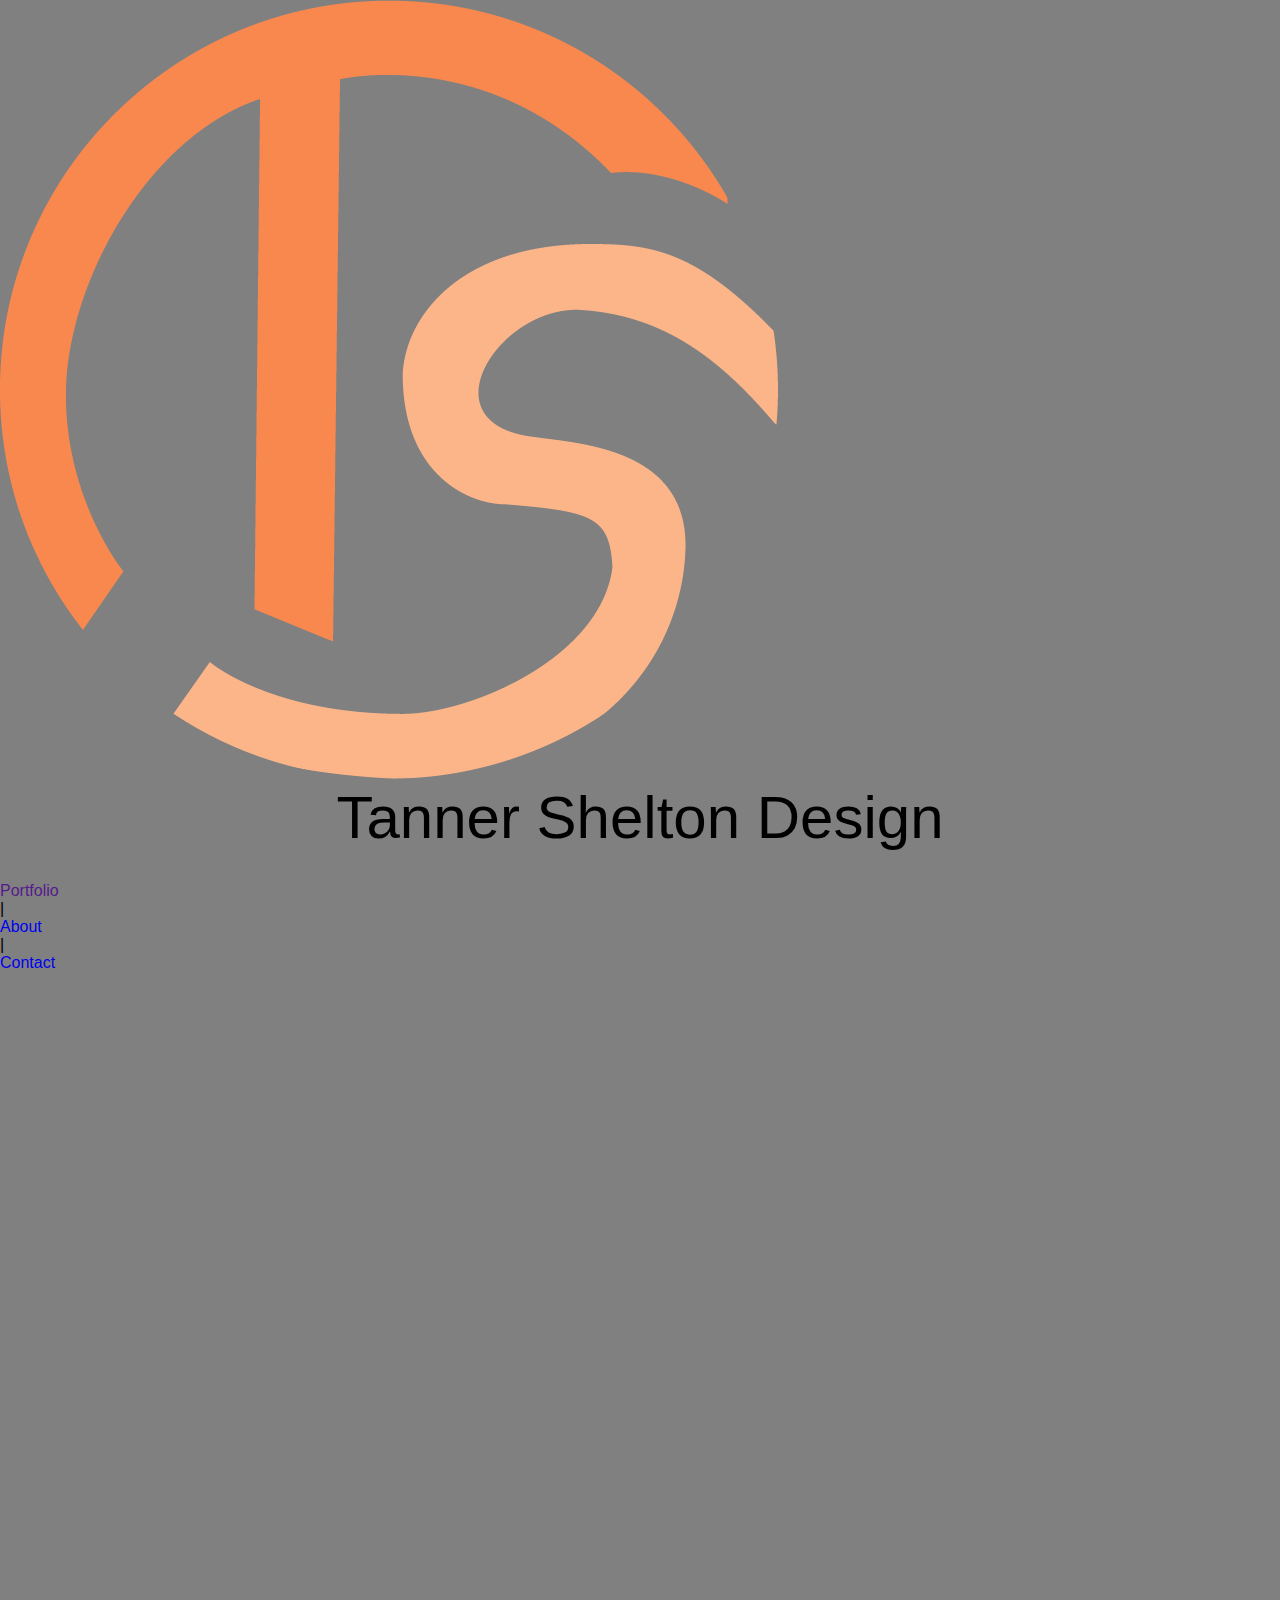
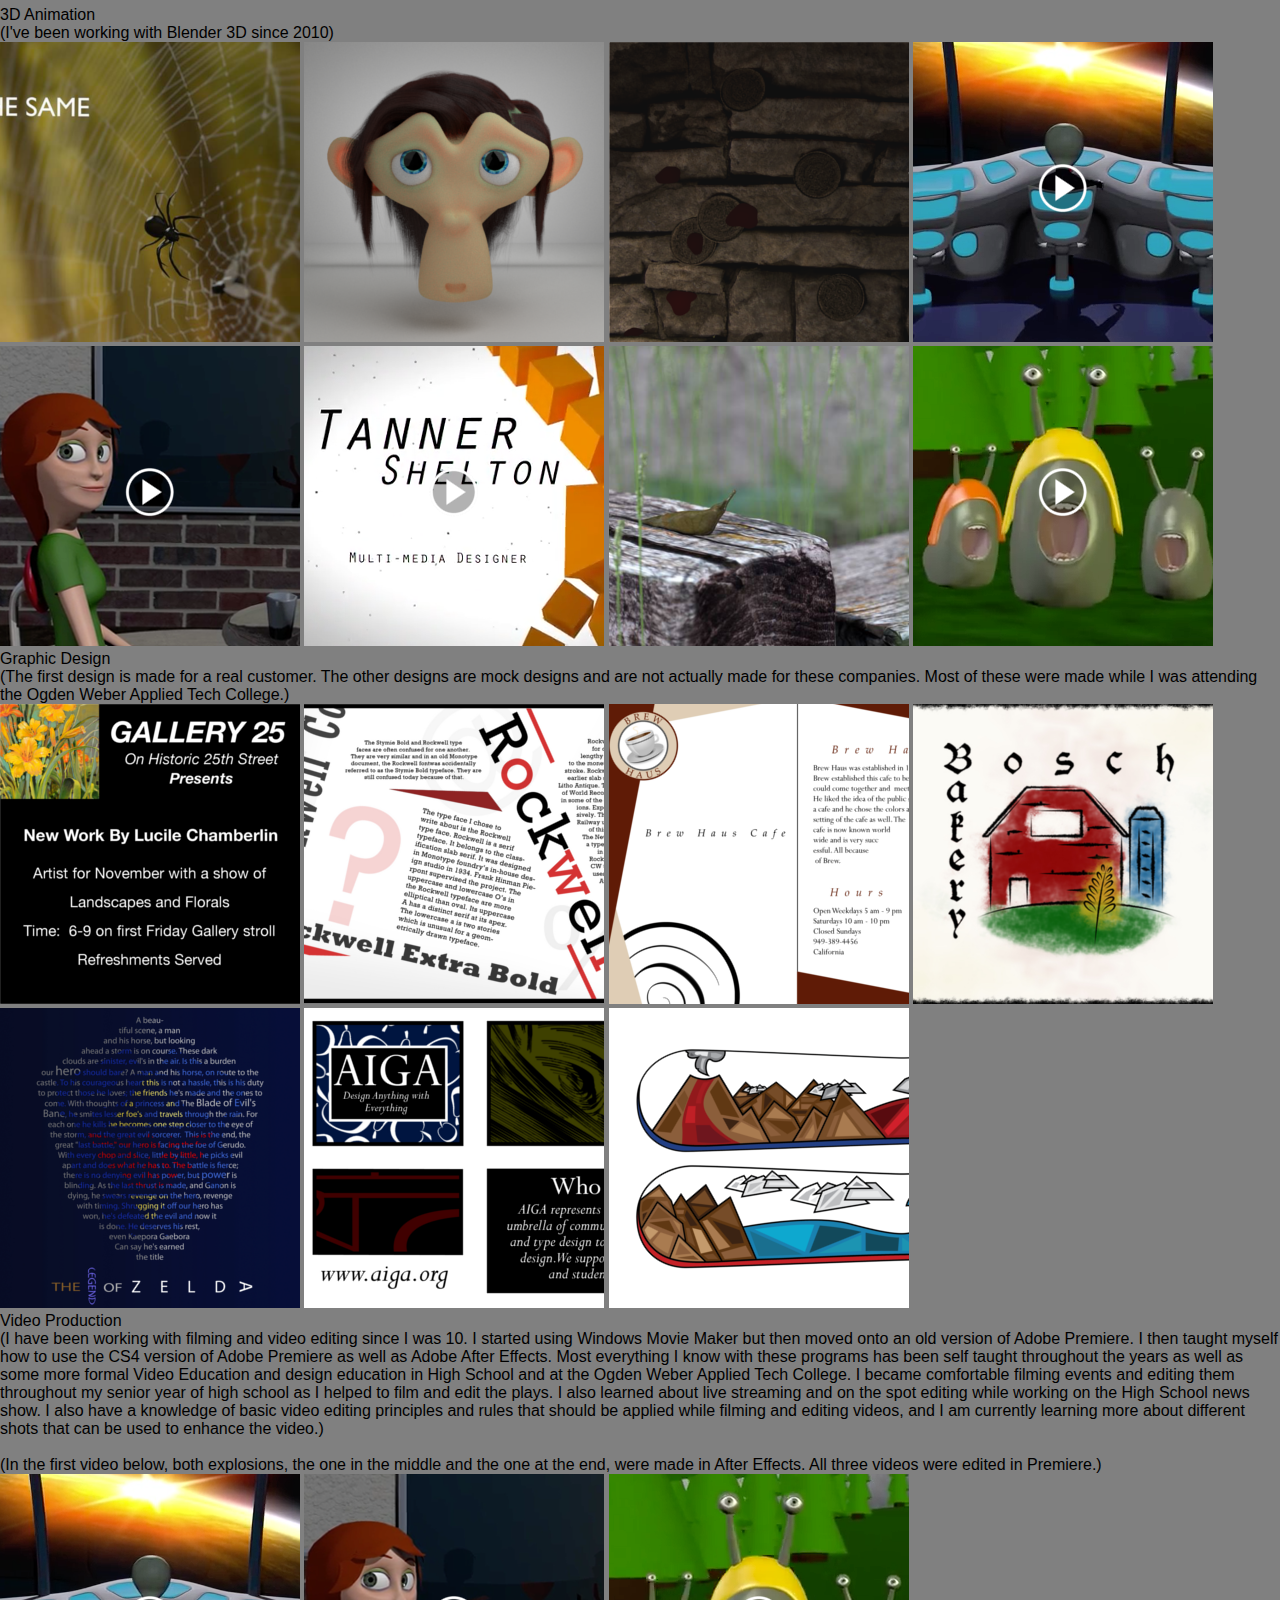
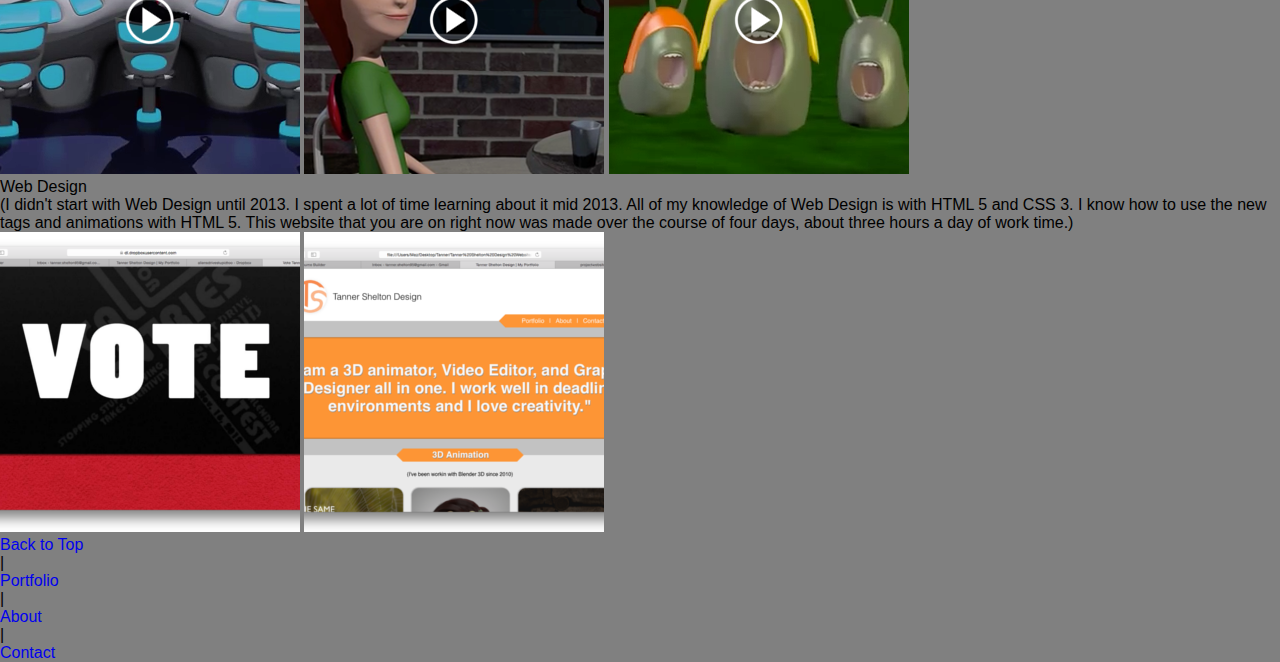
<file: index.html>
<!DOCTYPE html>
<html>
<head>
<meta charset="UTF-8">
<title>Tanner Shelton Design | My Portfolio</title>
<link rel="stylesheet" type="text/css" href="maintheme.css">
</head>

<body>
<div id="wrap">

<header>
	<a id="logolink" href="index.html"><img class="logo" src="tsdlogo.png" alt="TSDesign Logo"></a>
	<p class="header">Tanner Shelton Design</p>
</header>

<nav>
	<div id="triangle-left">
	</div>
	<div id="triangle-right">
	</div>
	<div id="nav">
	<ul class="nav">
		<li class="nav"><a href="">Portfolio</a></li><p class="nav">|</p>
		<li class="nav"><a href="about.html">About</a></li><p class="nav">|</p>
		<li class="nav"><a href="contact.html">Contact</a></li>
	</ul>
</nav>

<div id="empty">
</div>

<div id="vidwrap">

<video class="video" autoplay loop>
 	<source src="introvideoscaled.mp4" type="video/mp4">
	Your browser does not support the video tag.
</video>

</div>

<!--<div id="quote">
	<p class="quote">"I am a 3D animator, Video Editor, and Graphic Designer all in one. I work well in deadline environments and I love creativity."</p>
</div>-->

<div id="images">

<div id="subheaderhighlight">
</div>
<div id="subheader1wrap">
<div id="triangle-left">
</div>
<div id="triangle-right">
</div>
<div id="subheader1">
<p class="subheader1">3D Animation</p>
</div>
</div>

<div id="imagegallery1">

<p class="img">(I've been working with Blender 3D since 2010)</p>

	<a class="img" href="photogallery/full/1.html"><img src="photogallery/small/1.png"></a>
	<a class="img" href="photogallery/full/2.html"><img src="photogallery/small/2.png"></a>
	<a class="img" href="photogallery/full/3.html"><img src="photogallery/small/3.png"></a>
	<a class="img" href="https://www.youtube.com/watch?v=PCUg3z90-5c"><img src="photogallery/small/4.png"></a>
	<a class="img" href="https://www.youtube.com/watch?v=3sXW9y-oTqI"><img src="photogallery/small/5.png"></a>
	<a class="img" href="https://www.youtube.com/watch?v=LafqGWtx07g"><img src="photogallery/small/6.png"></a>
	<a class="img" href="photogallery/full/7.html"><img src="photogallery/small/7.png"></a>
	<a class="img" href="https://www.youtube.com/watch?v=CMXyuQLLnsc"><img src="photogallery/small/8.png"></a>
</div>

<div id="subheaderhighlight2">
</div>

<div id="subheader1wrap">
<div id="triangle-left">
</div>
<div id="triangle-right">
</div>
<div id="subheader1">
<p class="subheader2">Graphic Design</p>
</div>
</div>


<div id="imagegallery2">

<p class="img">(The first design is made for a real customer. The other designs are mock designs and are not actually made for these companies. Most of these were made while I was attending the Ogden Weber Applied Tech College.)</p>

	<a class="img" href="photogallery/full/gma.html"><img src="photogallery/small/gma.png"></a>
	<a class="img" href="photogallery/full/1d.html"><img src="photogallery/small/1d.png"></a>
	<a class="img" href="photogallery/full/2d.html"><img src="photogallery/small/2d.png"></a>
	<a class="img" href="photogallery/full/3d.html"><img src="photogallery/small/3d.png"></a>
	<a class="img" href="photogallery/full/4d.html"><img src="photogallery/small/4d.png"></a>
	<a class="img" href="photogallery/full/5d.html"><img src="photogallery/small/5d.png"></a>
	<a class="img" href="photogallery/full/6d.html"><img src="photogallery/small/6d.png"></a>
</div>

<div id="subheaderhighlight2">
</div>

<div id="subheader1wrap">
<div id="triangle-left">
</div>
<div id="triangle-right">
</div>
<div id="subheader1">
<p class="subheader3">Video Production</p>
</div>
</div>

<div id="imagegallery2">

<p class="img">(I have been working with filming and video editing since I was 10. I started using Windows Movie Maker but then moved onto an old version of Adobe Premiere. I then taught myself how to use the CS4 version of Adobe Premiere as well as Adobe After Effects. Most everything I know with these programs has been self taught throughout the years as well as some more formal Video Education and design education in High School and at the Ogden Weber Applied Tech College. I became comfortable filming events and editing them throughout my senior year of high school as I helped to film and edit the plays. I also learned about live streaming and on the spot editing while working on the High School news show. I also have a knowledge of basic video editing principles and rules that should be applied while filming and editing videos, and I am currently learning more about different shots that can be used to enhance the video.)</p>
<br/>
<p class="img">(In the first video below, both explosions, the one in the middle and the one at the end, were made in After Effects. All three videos were edited in Premiere.)</p>

	<a class="img" href="https://www.youtube.com/watch?v=PCUg3z90-5c"><img src="photogallery/small/4.png"></a>
	<a class="img" href="https://www.youtube.com/watch?v=3sXW9y-oTqI"><img src="photogallery/small/5.png"></a>
	<a class="img" href="https://www.youtube.com/watch?v=CMXyuQLLnsc"><img src="photogallery/small/8.png"></a>

</div>


<div id="subheaderhighlight2">
</div>

<div id="subheader1wrap">
<div id="triangle-left">
</div>
<div id="triangle-right">
</div>
<div id="subheader1">
<p class="subheader4">Web Design</p>
</div>
</div>

<div id="imagegallery2">

<p class="img">(I didn't start with Web Design until 2013. I spent a lot of time learning about it mid 2013. All of my knowledge of Web Design is with HTML 5 and CSS 3. I know how to use the new tags and animations with HTML 5. This website that you are on right now was made over the course of four days, about three hours a day of work time.)</p>

	<a class="img" href="https://dl.dropboxusercontent.com/u/58200221/Websites/aliensdrivestupidtoo/index.html"><img src="photogallery/small/vote.png"></a>
	<a class="img" href="http://bit.ly/1KxXDb5"><img src="photogallery/small/portfolio.png"></a>

</div>



</div>

<footer>
	<ul class="footer">
		<li class="footer"><a href="#top">Back to Top</a></li><p class="nav">|</p>
		<li class="footer"><a href="#top">Portfolio</a></li><p class="nav">|</p>
		<li class="footer"><a href="about.html">About</a></li><p class="nav">|</p>
		<li class="footer"><a href="contact.html">Contact</a></li>
	</ul>
</footer>

</div>
</body>

</html>
</file>
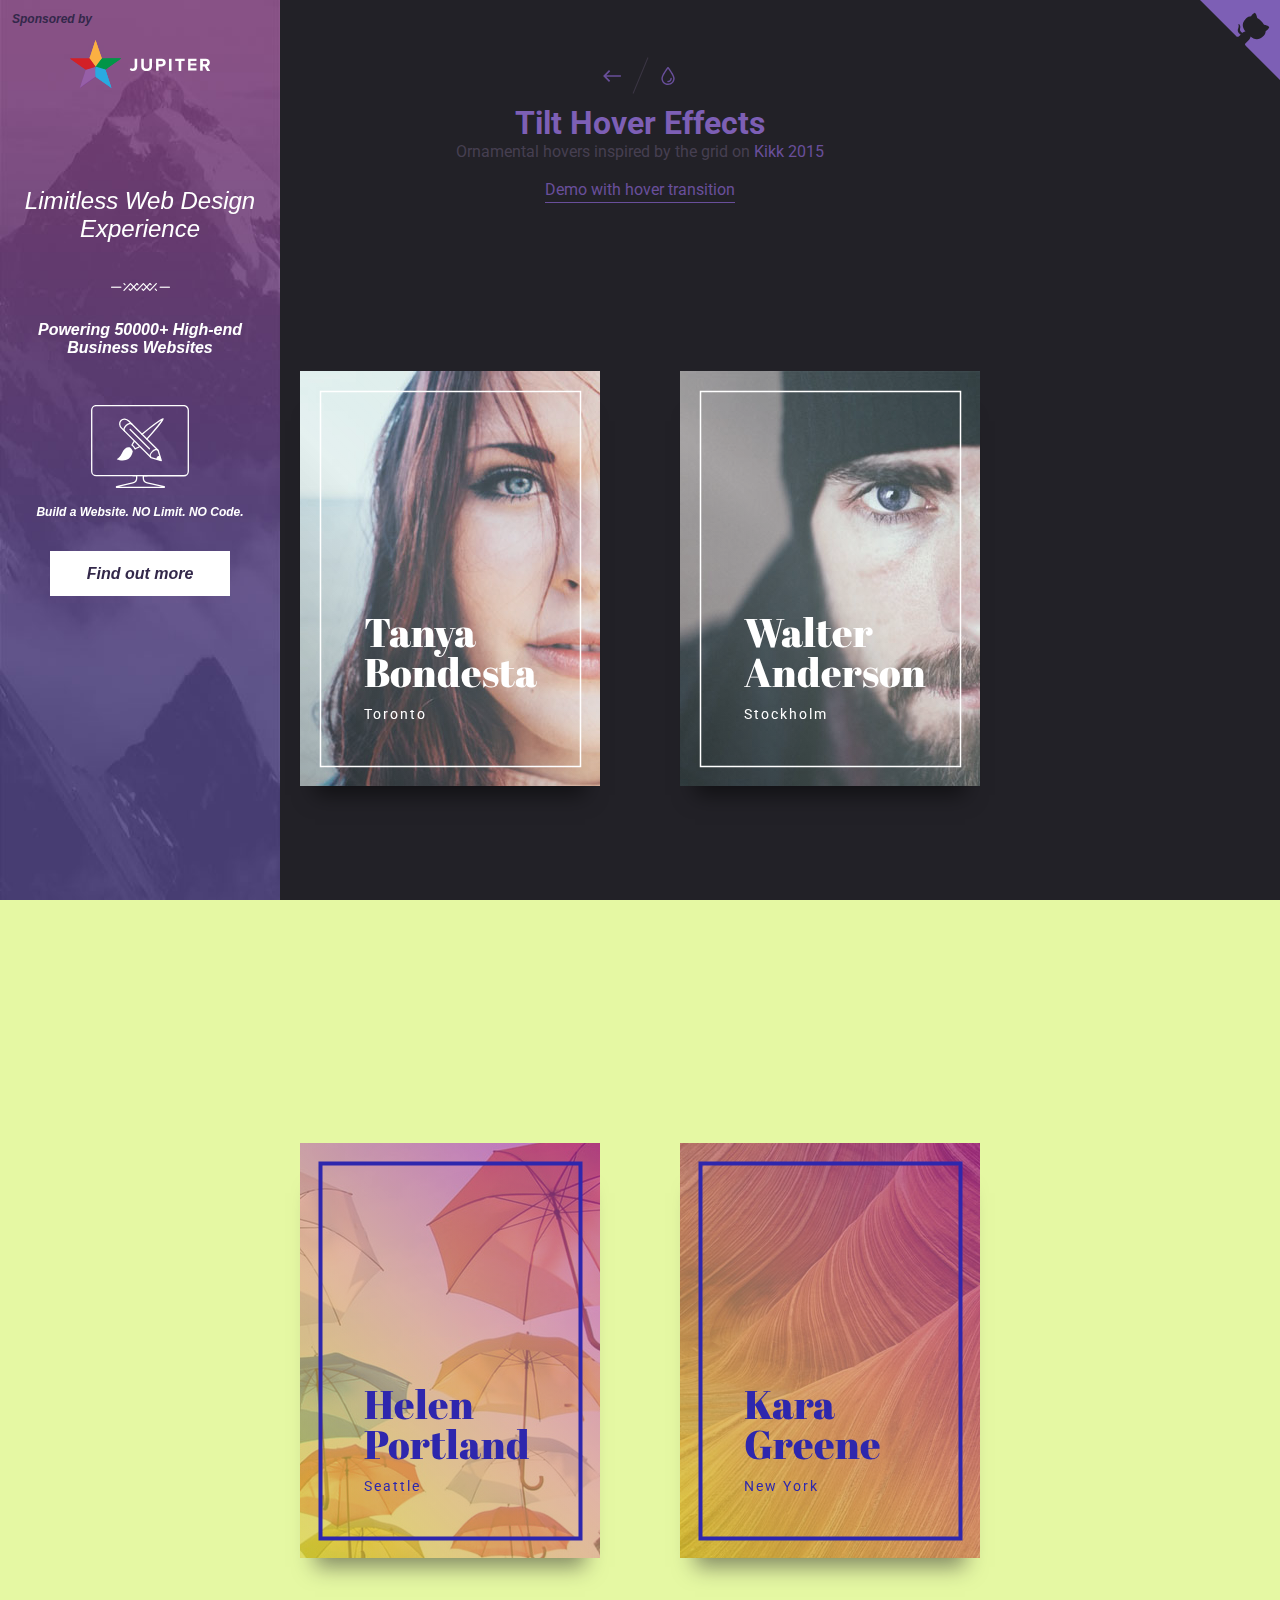
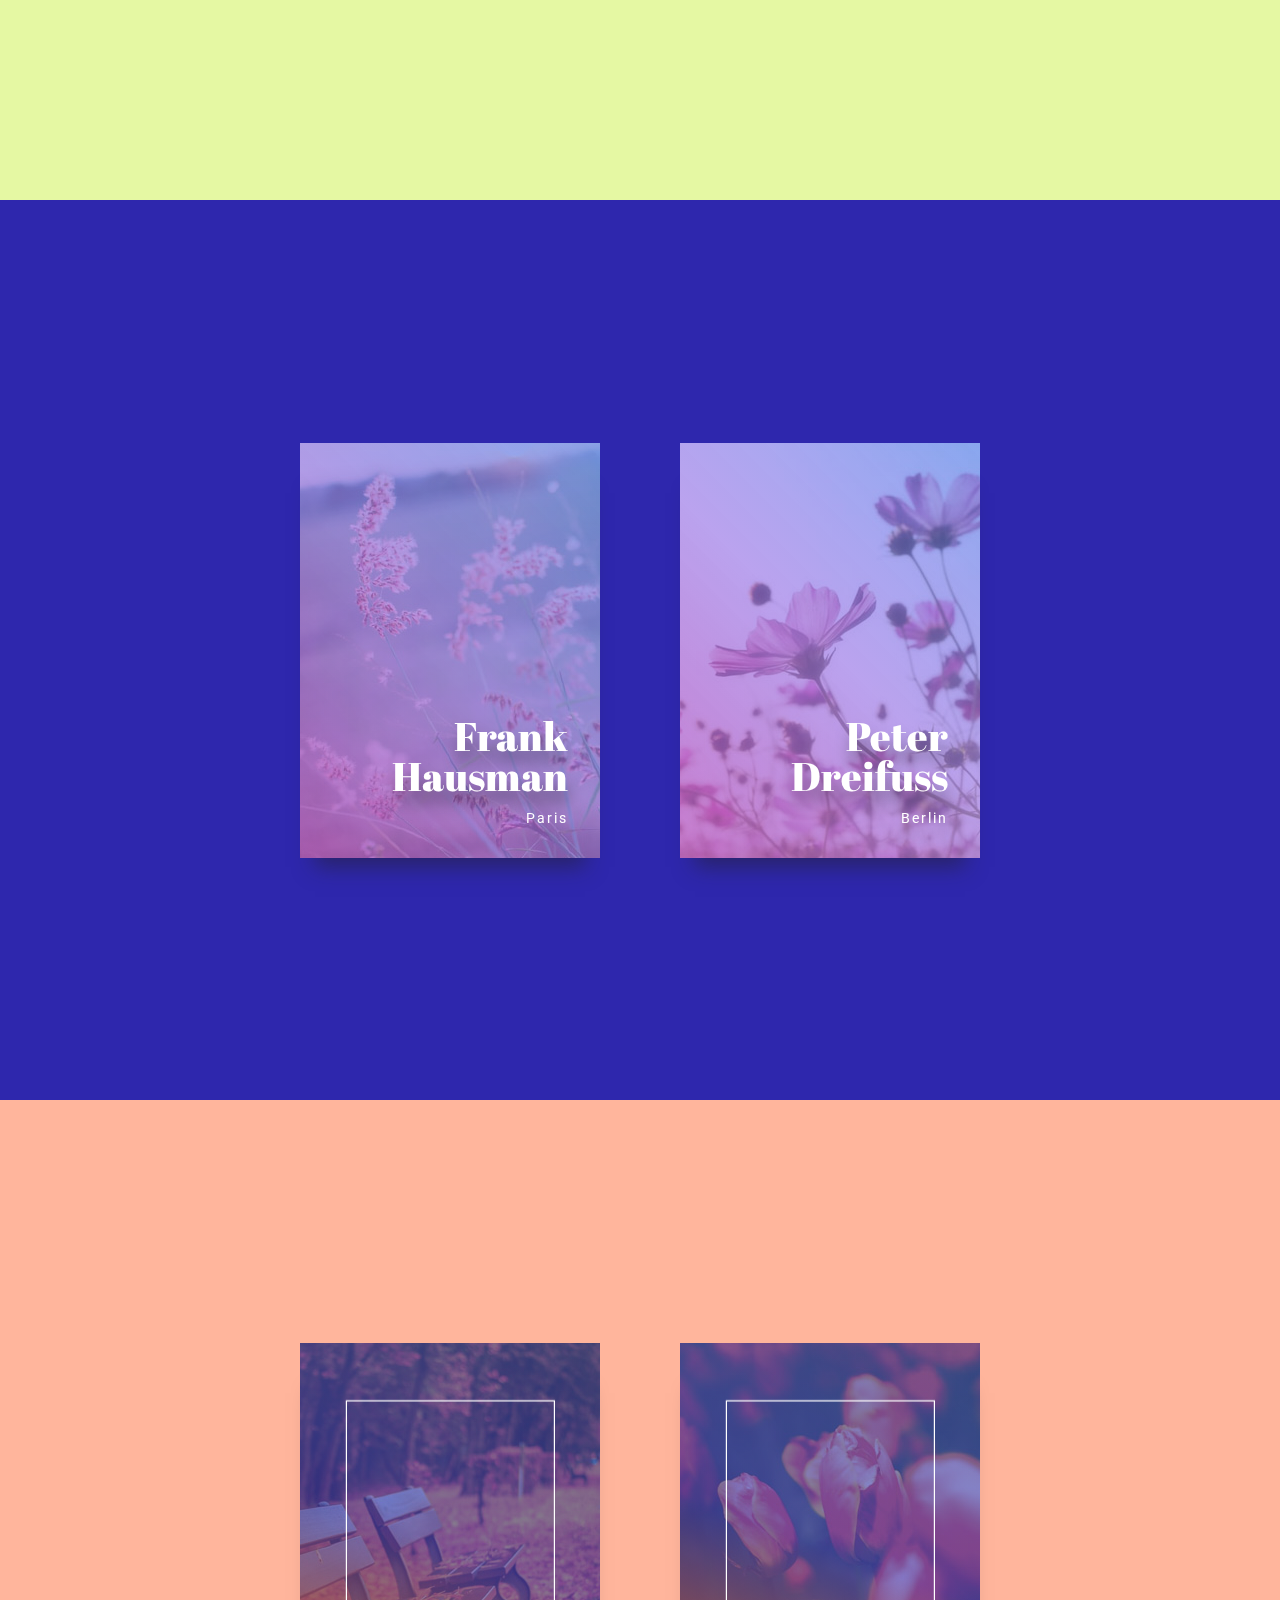
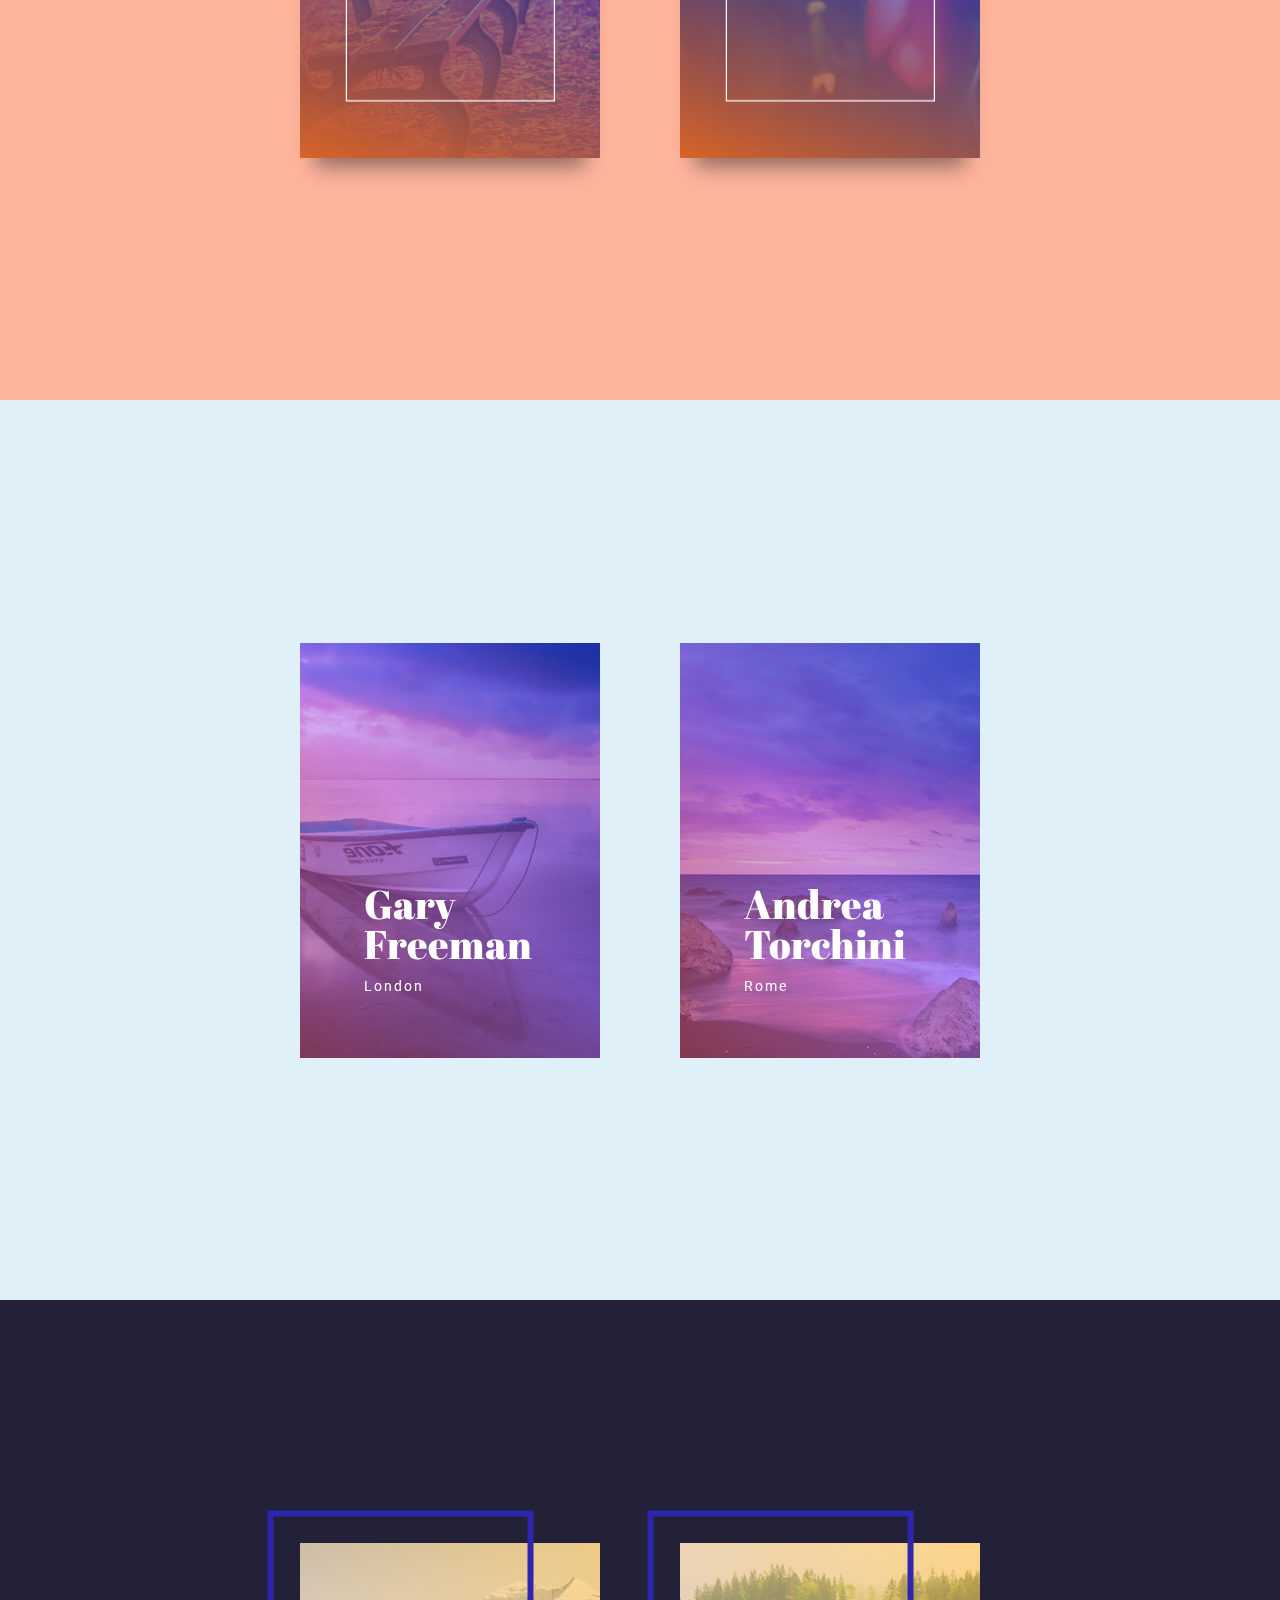
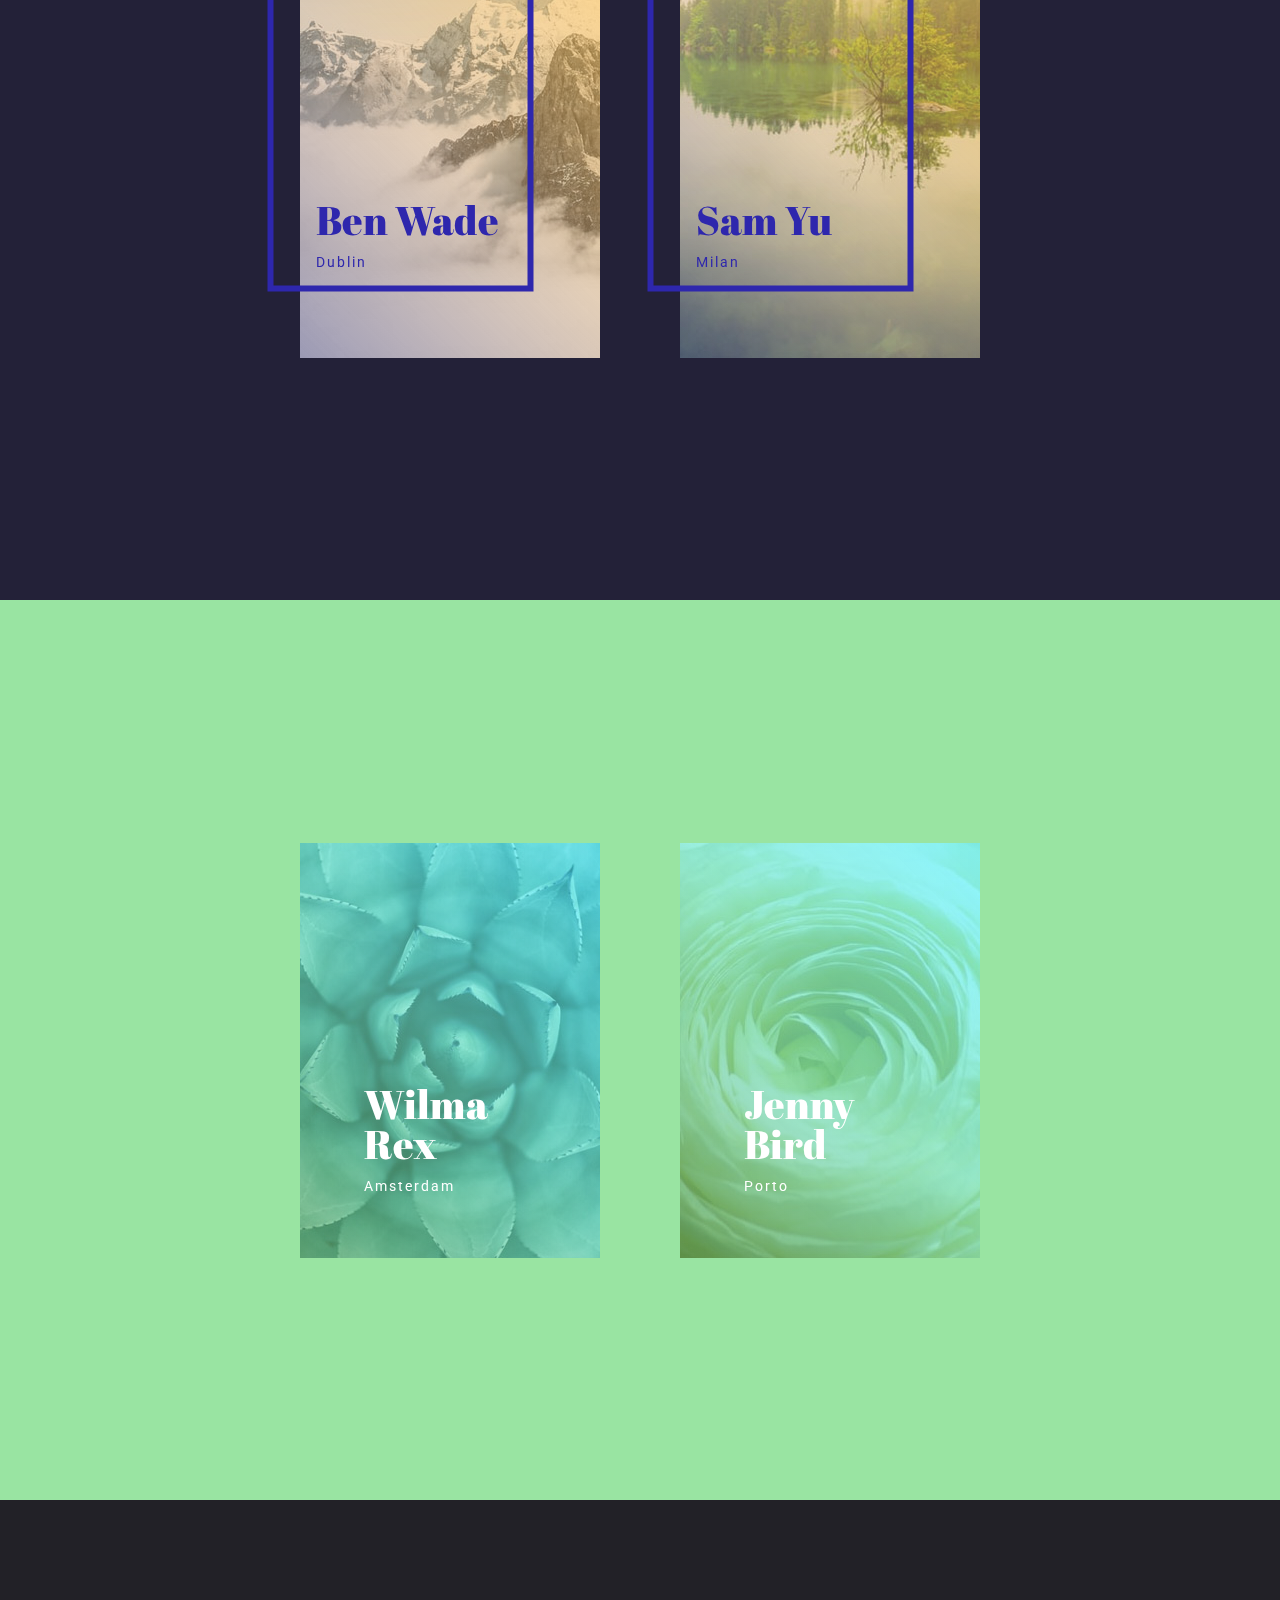
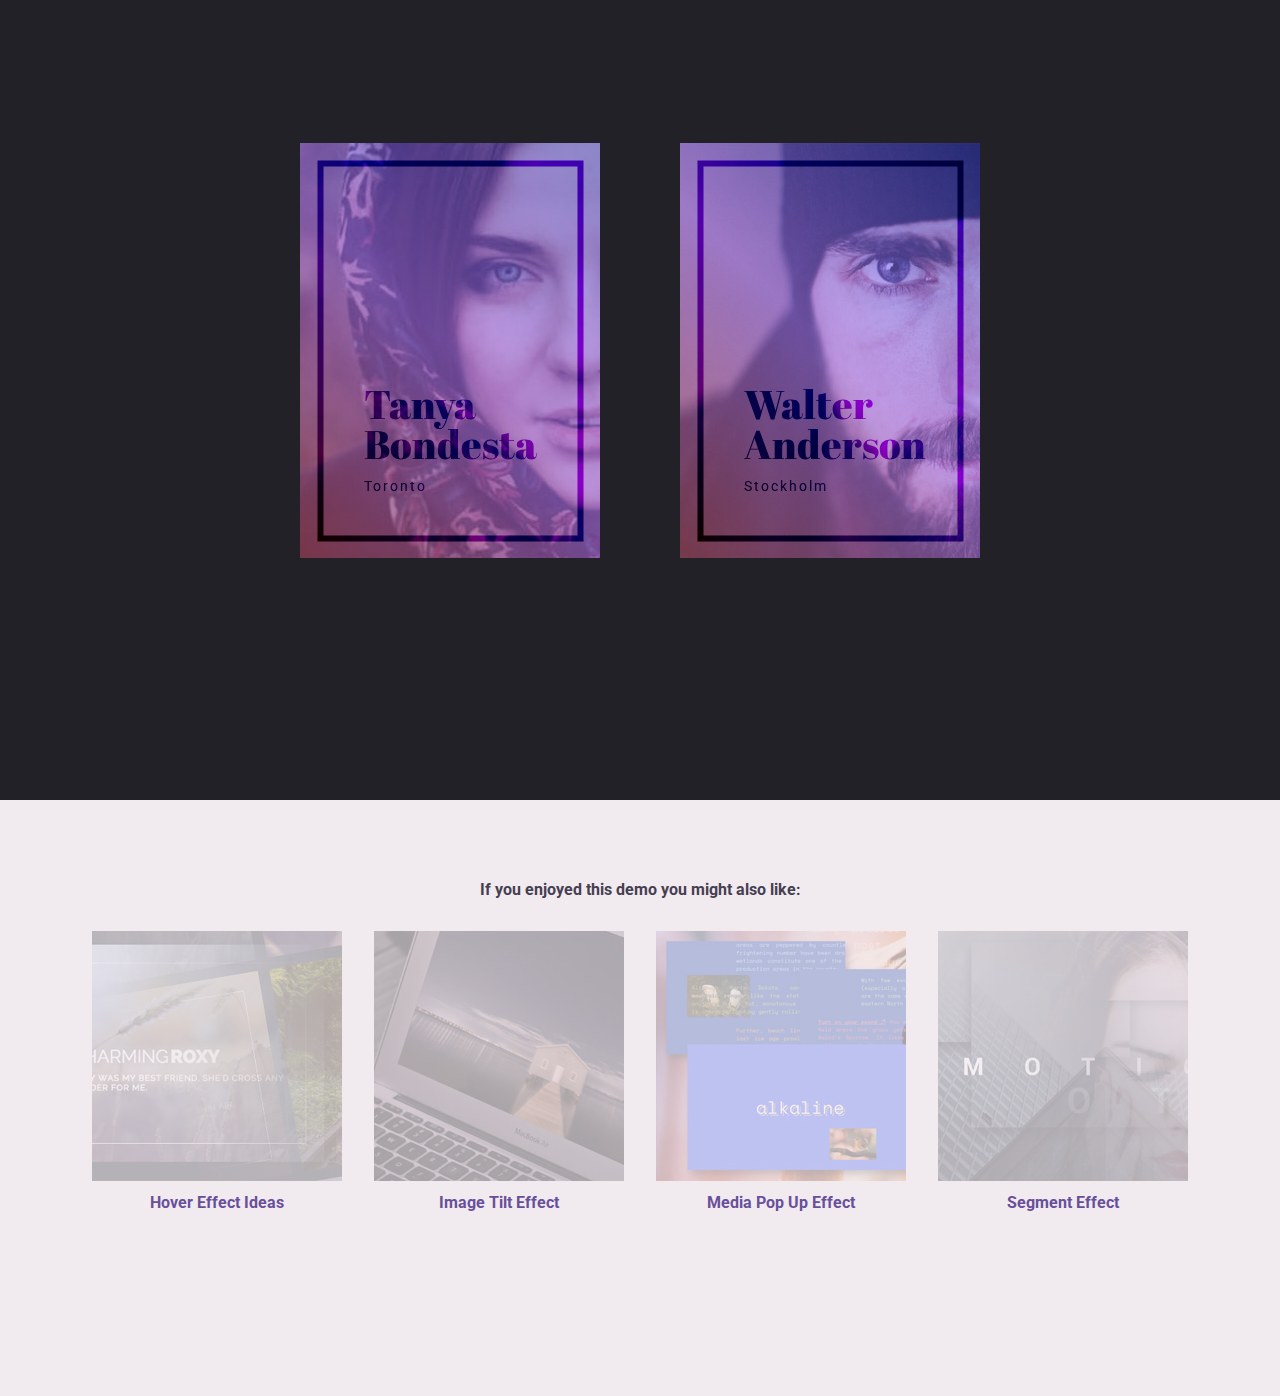
<file: Demo/index.html>
<!DOCTYPE html>
<html lang="en" class="no-js">
	<head>
		<meta charset="UTF-8" />
		<meta http-equiv="X-UA-Compatible" content="IE=edge">
		<meta name="viewport" content="width=device-width, initial-scale=1">
		<title>Tilt Hover Effects | Codrops</title>
		<meta name="description" content="Some ideas for hover effects with a fancy tilt effect" />
		<meta name="keywords" content="tilt, hover, effect, demo, inspiration, animation, template" />
		<meta name="author" content="Codrops" />
		<link rel="shortcut icon" href="favicon.ico">
		<link href="https://fonts.googleapis.com/css?family=Roboto:400,700|Abril+Fatface" rel="stylesheet">
		<link rel="stylesheet" type="text/css" href="css/normalize.css" />
		<link rel="stylesheet" type="text/css" href="css/demo.css" />
		<link rel="stylesheet" type="text/css" href="css/pater.css" />
		<link rel="stylesheet" type="text/css" href="css/component.css" />
		<!--[if IE]>
			<script src="http://html5shiv.googlecode.com/svn/trunk/html5.js"></script>
			<![endif]-->
		<script>
			document.documentElement.className = 'js';
		</script>
	</head>
	<body class="loading">
		<svg class="hidden">
			<defs>
				<symbol id="icon-arrow" viewBox="0 0 24 24">
					<title>arrow</title>
					<polygon points="6.3,12.8 20.9,12.8 20.9,11.2 6.3,11.2 10.2,7.2 9,6 3.1,12 9,18 10.2,16.8 " />
				</symbol>
				<symbol id="icon-drop" viewBox="0 0 24 24">
					<title>drop</title>
					<path d="M12,21c-3.6,0-6.6-3-6.6-6.6C5.4,11,10.8,4,11.4,3.2C11.6,3.1,11.8,3,12,3s0.4,0.1,0.6,0.3c0.6,0.8,6.1,7.8,6.1,11.2C18.6,18.1,15.6,21,12,21zM12,4.8c-1.8,2.4-5.2,7.4-5.2,9.6c0,2.9,2.3,5.2,5.2,5.2s5.2-2.3,5.2-5.2C17.2,12.2,13.8,7.3,12,4.8z" />
					<path d="M12,18.2c-0.4,0-0.7-0.3-0.7-0.7s0.3-0.7,0.7-0.7c1.3,0,2.4-1.1,2.4-2.4c0-0.4,0.3-0.7,0.7-0.7c0.4,0,0.7,0.3,0.7,0.7C15.8,16.5,14.1,18.2,12,18.2z" />
				</symbol>
			</defs>
		</svg>
		<main>
			<section class="content content--c1">
				<div class="pater">
					<svg class="pater__svg" width="100%" height="100%" preserveAspectRatio="none" viewBox="0 0 280 800" data-path-hover="M 0,0 280,0 280,800 0,800 Z">
						<clipPath id="pater-clip">
							<path d="M 0,0 280,0 0,400 0,800 Z" overflow="visible"/>
						</clipPath>
						<g class="pater__clip" clip-path="url(#pater-clip)">
							<image overflow="visible" width="100%" height="100%" preserveAspectRatio="xMinYMin slice" xlink:href="img/sponsor/bg.jpg"></image>
						</g>
					</svg>
					<div class="pater__content">
						<img class="pater__logo" src="img/sponsor/jupiter_logo.svg" alt="Jupiter Logo" />
						<span class="pater__title">The go-to WordPress theme for many U.S. based agencies</span>
						<span class="pater__more">Hover for more</span>
						<div class="pater__hover">
							<div>Limitless Web Design Experience</div>
							<div>Powering 50000+ High-end Business Websites</div>
							<div>Build a Website. NO Limit. NO Code.</div>
							<a class="pater__link" href="https://goo.gl/OJz2Dy" rel="nofollow">Find out more</a>
						</div>
					</div>
				</div>
				<a href="https://goo.gl/OJz2Dy" class="pater-mobile" rel="nofollow">
					<img class="pater__logo" src="img/sponsor/jupiter_logo.svg" alt="Jupiter Logo" />
					<span class="pater__title">Build a Website. NO Limit. NO Code.</span>
				</a>
				<header class="codrops-header">
					<a href="https://github.com/codrops/TiltHoverEffects/" class="github-corner">
						<svg width="80" height="80" viewBox="0 0 250 250" class="github-icon">
							<path d="M0,0 L115,115 L130,115 L142,142 L250,250 L250,0 Z"></path>
							<path d="M128.3,109.0 C113.8,99.7 119.0,89.6 119.0,89.6 C122.0,82.7 120.5,78.6 120.5,78.6 C119.2,72.0 123.4,76.3 123.4,76.3 C127.3,80.9 125.5,87.3 125.5,87.3 C122.9,97.6 130.6,101.9 134.4,103.2" fill="currentColor" class="octo-arm"></path>
							<path d="M115.0,115.0 C114.9,115.1 118.7,116.5 119.8,115.4 L133.7,101.6 C136.9,99.2 139.9,98.4 142.2,98.6 C133.8,88.0 127.5,74.4 143.8,58.0 C148.5,53.4 154.0,51.2 159.7,51.0 C160.3,49.4 163.2,43.6 171.4,40.1 C171.4,40.1 176.1,42.5 178.8,56.2 C183.1,58.6 187.2,61.8 190.9,65.4 C194.5,69.0 197.7,73.2 200.1,77.6 C213.8,80.2 216.3,84.9 216.3,84.9 C212.7,93.1 206.9,96.0 205.4,96.6 C205.1,102.4 203.0,107.8 198.3,112.5 C181.9,128.9 168.3,122.5 157.7,114.1 C157.9,116.9 156.7,120.9 152.7,124.9 L141.0,136.5 C139.8,137.7 141.6,141.9 141.8,141.8 Z" fill="currentColor" class="octo-body"></path>
						</svg>
					</a>
					<div class="codrops-links">
						<a class="codrops-icon codrops-icon--prev" href="http://tympanus.net/Development/SurfReport/" title="Previous Demo">
							<svg class="icon icon--arrow">
								<use xlink:href="#icon-arrow"></use>
							</svg>
						</a>
						<a class="codrops-icon codrops-icon--drop" href="http://tympanus.net/codrops/?p=28860" title="Back to the article">
							<svg class="icon icon--drop">
								<use xlink:href="#icon-drop"></use>
							</svg>
						</a>
					</div>
					<h1 class="codrops-header__title">Tilt Hover Effects</h1>
					<p class="codrops-header__tagline">Ornamental hovers inspired by the grid on <a href="http://www.kikk.be/2015/">Kikk 2015</a></p>
					<nav class="codrops-demos">
						<a href="index2.html">Demo with hover transition</a>
					</nav>
				</header>
				<a href="#" class="tilter tilter--1">
					<figure class="tilter__figure">
						<img class="tilter__image" src="img/1.jpg" alt="img01" />
						<div class="tilter__deco tilter__deco--shine"><div></div></div>
						<figcaption class="tilter__caption">
							<h3 class="tilter__title">Tanya Bondesta</h3>
							<p class="tilter__description">Toronto</p>
						</figcaption>
						<svg class="tilter__deco tilter__deco--lines" viewBox="0 0 300 415">
							<path d="M20.5,20.5h260v375h-260V20.5z" />
						</svg>
					</figure>
				</a>
				<a href="#" class="tilter tilter--1">
					<figure class="tilter__figure">
						<img class="tilter__image" src="img/2.jpg" alt="img02" />
						<div class="tilter__deco tilter__deco--shine"><div></div></div>
						<figcaption class="tilter__caption">
							<h3 class="tilter__title">Walter Anderson</h3>
							<p class="tilter__description">Stockholm</p>
						</figcaption>
						<svg class="tilter__deco tilter__deco--lines" viewBox="0 0 300 415">
							<path d="M20.5,20.5h260v375h-260V20.5z" />
						</svg>
					</figure>
				</a>
			</section>
			<section class="content content--c2">
				<a href="#" class="tilter tilter--2">
					<figure class="tilter__figure">
						<img class="tilter__image" src="img/3.jpg" alt="img03" />
						<div class="tilter__deco tilter__deco--shine"><div></div></div>
						<div class="tilter__deco tilter__deco--overlay"></div>
						<figcaption class="tilter__caption">
							<h3 class="tilter__title">Helen Portland</h3>
							<p class="tilter__description">Seattle</p>
						</figcaption>
						<svg class="tilter__deco tilter__deco--lines" viewBox="0 0 300 415">
							<path d="M20.5,20.5h260v375h-260V20.5z" />
						</svg>
					</figure>
				</a>
				<a href="#" class="tilter tilter--2">
					<figure class="tilter__figure">
						<img class="tilter__image" src="img/4.jpg" alt="img04" />
						<div class="tilter__deco tilter__deco--shine"><div></div></div>
						<div class="tilter__deco tilter__deco--overlay"></div>
						<figcaption class="tilter__caption">
							<h3 class="tilter__title">Kara Greene</h3>
							<p class="tilter__description">New York</p>
						</figcaption>
						<svg class="tilter__deco tilter__deco--lines" viewBox="0 0 300 415">
							<path d="M20.5,20.5h260v375h-260V20.5z" />
						</svg>
					</figure>
				</a>
			</section>
			<section class="content content--c3">
				<a href="#" class="tilter tilter--3">
					<figure class="tilter__figure">
						<img class="tilter__image" src="img/5.jpg" alt="img05" />
						<div class="tilter__deco tilter__deco--shine"><div></div></div>
						<div class="tilter__deco tilter__deco--overlay"></div>
						<figcaption class="tilter__caption">
							<h3 class="tilter__title">Frank Hausman</h3>
							<p class="tilter__description">Paris</p>
						</figcaption>
					</figure>
				</a>
				<a href="#" class="tilter tilter--3">
					<figure class="tilter__figure">
						<img class="tilter__image" src="img/6.jpg" alt="img06" />
						<div class="tilter__deco tilter__deco--shine"><div></div></div>
						<div class="tilter__deco tilter__deco--overlay"></div>
						<figcaption class="tilter__caption">
							<h3 class="tilter__title">Peter Dreifuss</h3>
							<p class="tilter__description">Berlin</p>
						</figcaption>
					</figure>
				</a>
			</section>
			<section class="content content--c4">
				<a href="#" class="tilter tilter--4">
					<figure class="tilter__figure">
						<img class="tilter__image" src="img/7.jpg" alt="img07" />
						<div class="tilter__deco tilter__deco--shine"><div></div></div>
						<div class="tilter__deco tilter__deco--overlay"></div>
						<figcaption class="tilter__caption">
							<h3 class="tilter__title">Chritie Lehmann</h3>
							<p class="tilter__description">Miami</p>
						</figcaption>
						<svg class="tilter__deco tilter__deco--lines" viewBox="0 0 300 415">
							<path d="M20.5,20.5h260v375h-260V20.5z" />
						</svg>
					</figure>
				</a>
				<a href="#" class="tilter tilter--4">
					<figure class="tilter__figure">
						<img class="tilter__image" src="img/8.jpg" alt="img08" />
						<div class="tilter__deco tilter__deco--shine"><div></div></div>
						<div class="tilter__deco tilter__deco--overlay"></div>
						<figcaption class="tilter__caption">
							<h3 class="tilter__title">Charles Wang</h3>
							<p class="tilter__description">Hong Kong</p>
						</figcaption>
						<svg class="tilter__deco tilter__deco--lines" viewBox="0 0 300 415">
							<path d="M20.5,20.5h260v375h-260V20.5z" />
						</svg>
					</figure>
				</a>
			</section>
			<section class="content content--c5">
				<a href="#" class="tilter tilter--5">
					<figure class="tilter__figure">
						<img class="tilter__image" src="img/9.jpg" alt="img09" />
						<div class="tilter__deco tilter__deco--shine"><div></div></div>
						<div class="tilter__deco tilter__deco--overlay"></div>
						<figcaption class="tilter__caption">
							<h3 class="tilter__title">Gary Freeman</h3>
							<p class="tilter__description">London</p>
						</figcaption>
						<svg class="tilter__deco tilter__deco--lines" viewBox="0 0 300 415">
							<path d="M20.5,20.5h260v375h-260V20.5z" />
						</svg>
					</figure>
				</a>
				<a href="#" class="tilter tilter--5">
					<figure class="tilter__figure">
						<img class="tilter__image" src="img/10.jpg" alt="img10" />
						<div class="tilter__deco tilter__deco--shine"><div></div></div>
						<div class="tilter__deco tilter__deco--overlay"></div>
						<figcaption class="tilter__caption">
							<h3 class="tilter__title">Andrea Torchini</h3>
							<p class="tilter__description">Rome</p>
						</figcaption>
						<svg class="tilter__deco tilter__deco--lines" viewBox="0 0 300 415">
							<path d="M20.5,20.5h260v375h-260V20.5z" />
						</svg>
					</figure>
				</a>
			</section>
			<section class="content content--c6">
				<a href="#" class="tilter tilter--6">
					<figure class="tilter__figure">
						<img class="tilter__image" src="img/11.jpg" alt="img11" />
						<div class="tilter__deco tilter__deco--shine"><div></div></div>
						<div class="tilter__deco tilter__deco--overlay"></div>
						<figcaption class="tilter__caption">
							<h3 class="tilter__title">Ben Wade</h3>
							<p class="tilter__description">Dublin</p>
						</figcaption>
						<svg class="tilter__deco tilter__deco--lines" viewBox="0 0 300 415">
							<path d="M20.5,20.5h260v375h-260V20.5z" />
						</svg>
					</figure>
				</a>
				<a href="#" class="tilter tilter--6">
					<figure class="tilter__figure">
						<img class="tilter__image" src="img/12.jpg" alt="img12" />
						<div class="tilter__deco tilter__deco--shine"><div></div></div>
						<div class="tilter__deco tilter__deco--overlay"></div>
						<figcaption class="tilter__caption">
							<h3 class="tilter__title">Sam Yu</h3>
							<p class="tilter__description">Milan</p>
						</figcaption>
						<svg class="tilter__deco tilter__deco--lines" viewBox="0 0 300 415">
							<path d="M20.5,20.5h260v375h-260V20.5z" />
						</svg>
					</figure>
				</a>
			</section>
			<section class="content content--c7">
				<a href="#" class="tilter tilter--7">
					<figure class="tilter__figure">
						<img class="tilter__image" src="img/13.jpg" alt="img13" />
						<div class="tilter__deco tilter__deco--shine"><div></div></div>
						<div class="tilter__deco tilter__deco--overlay"></div>
						<figcaption class="tilter__caption">
							<h3 class="tilter__title">Wilma Rex</h3>
							<p class="tilter__description">Amsterdam</p>
						</figcaption>
						<svg class="tilter__deco tilter__deco--lines" viewBox="0 0 300 415">
							<path d="M20.5,20.5h260v375h-260V20.5z" />
						</svg>
					</figure>
				</a>
				<a href="#" class="tilter tilter--7">
					<figure class="tilter__figure">
						<img class="tilter__image" src="img/14.jpg" alt="img14" />
						<div class="tilter__deco tilter__deco--shine"><div></div></div>
						<div class="tilter__deco tilter__deco--overlay"></div>
						<figcaption class="tilter__caption">
							<h3 class="tilter__title">Jenny Bird</h3>
							<p class="tilter__description">Porto</p>
						</figcaption>
						<svg class="tilter__deco tilter__deco--lines" viewBox="0 0 300 415">
							<path d="M20.5,20.5h260v375h-260V20.5z" />
						</svg>
					</figure>
				</a>
			</section>
			<section class="content content--c8">
				<a href="#" class="tilter tilter--8">
					<figure class="tilter__figure">
						<img class="tilter__image" src="img/15.jpg" alt="img15" />
						<div class="tilter__deco tilter__deco--shine"><div></div></div>
						<div class="tilter__deco tilter__deco--overlay"></div>
						<figcaption class="tilter__caption">
							<h3 class="tilter__title">Tanya Bondesta</h3>
							<p class="tilter__description">Toronto</p>
						</figcaption>
						<svg class="tilter__deco tilter__deco--lines" viewBox="0 0 300 415">
							<path d="M20.5,20.5h260v375h-260V20.5z" />
						</svg>
					</figure>
				</a>
				<a href="#" class="tilter tilter--8">
					<figure class="tilter__figure">
						<img class="tilter__image" src="img/2.jpg" alt="img02" />
						<div class="tilter__deco tilter__deco--shine"><div></div></div>
						<div class="tilter__deco tilter__deco--overlay"></div>
						<figcaption class="tilter__caption">
							<h3 class="tilter__title">Walter Anderson</h3>
							<p class="tilter__description">Stockholm</p>
						</figcaption>
						<svg class="tilter__deco tilter__deco--lines" viewBox="0 0 300 415">
							<path d="M20.5,20.5h260v375h-260V20.5z" />
						</svg>
					</figure>
				</a>
			</section>
			<!-- Related demos -->
			<section class="content content--related">
				<p>If you enjoyed this demo you might also like:</p>
				<a class="media-item" href="http://tympanus.net/Development/HoverEffectIdeas/index.html">
					<img class="media-item__img" src="img/related/1.jpg">
					<h3 class="media-item__title">Hover Effect Ideas</h3>
				</a>
				<a class="media-item" href="http://tympanus.net/Development/ImageTiltEffect/">
					<img class="media-item__img" src="img/related/2.jpg">
					<h3 class="media-item__title">Image Tilt Effect</h3>
				</a>
				<a class="media-item" href="http://tympanus.net/Development/MediaPopUpEffect/">
					<img class="media-item__img" src="img/related/3.jpg">
					<h3 class="media-item__title">Media Pop Up Effect</h3>
				</a>
				<a class="media-item" href="http://tympanus.net/Development/SegmentEffect/">
					<img class="media-item__img" src="img/related/4.jpg">
					<h3 class="media-item__title">Segment Effect</h3>
				</a>
			</section>
		</main>
		<script src="js/imagesloaded.pkgd.min.js"></script>
		<script src="js/anime.min.js"></script>
		<script src="js/main.js"></script>
		<script>
		(function() {
			var tiltSettings = [
			{},
			{
				movement: {
					imgWrapper : {
						translation : {x: 10, y: 10, z: 30},
						rotation : {x: 0, y: -10, z: 0},
						reverseAnimation : {duration : 200, easing : 'easeOutQuad'}
					},
					lines : {
						translation : {x: 10, y: 10, z: [0,70]},
						rotation : {x: 0, y: 0, z: -2},
						reverseAnimation : {duration : 2000, easing : 'easeOutExpo'}
					},
					caption : {
						rotation : {x: 0, y: 0, z: 2},
						reverseAnimation : {duration : 200, easing : 'easeOutQuad'}
					},
					overlay : {
						translation : {x: 10, y: -10, z: 0},
						rotation : {x: 0, y: 0, z: 2},
						reverseAnimation : {duration : 2000, easing : 'easeOutExpo'}
					},
					shine : {
						translation : {x: 100, y: 100, z: 0},
						reverseAnimation : {duration : 200, easing : 'easeOutQuad'}
					}
				}
			},
			{
				movement: {
					imgWrapper : {
						rotation : {x: -5, y: 10, z: 0},
						reverseAnimation : {duration : 900, easing : 'easeOutCubic'}
					},
					caption : {
						translation : {x: 30, y: 30, z: [0,40]},
						rotation : {x: [0,15], y: 0, z: 0},
						reverseAnimation : {duration : 1200, easing : 'easeOutExpo'}
					},
					overlay : {
						translation : {x: 10, y: 10, z: [0,20]},
						reverseAnimation : {duration : 1000, easing : 'easeOutExpo'}
					},
					shine : {
						translation : {x: 100, y: 100, z: 0},
						reverseAnimation : {duration : 900, easing : 'easeOutCubic'}
					}
				}
			},
			{
				movement: {
					imgWrapper : {
						rotation : {x: -5, y: 10, z: 0},
						reverseAnimation : {duration : 50, easing : 'easeOutQuad'}
					},
					caption : {
						translation : {x: 20, y: 20, z: 0},
						reverseAnimation : {duration : 200, easing : 'easeOutQuad'}
					},
					overlay : {
						translation : {x: 5, y: -5, z: 0},
						rotation : {x: 0, y: 0, z: 6},
						reverseAnimation : {duration : 1000, easing : 'easeOutQuad'}
					},
					shine : {
						translation : {x: 50, y: 50, z: 0},
						reverseAnimation : {duration : 50, easing : 'easeOutQuad'}
					}
				}
			},
			{
				movement: {
					imgWrapper : {
						translation : {x: 0, y: -8, z: 0},
						rotation : {x: 3, y: 3, z: 0},
						reverseAnimation : {duration : 1200, easing : 'easeOutExpo'}
					},
					lines : {
						translation : {x: 15, y: 15, z: [0,15]},
						reverseAnimation : {duration : 1200, easing : 'easeOutExpo'}
					},
					overlay : {
						translation : {x: 0, y: 8, z: 0},
						reverseAnimation : {duration : 600, easing : 'easeOutExpo'}
					},
					caption : {
						translation : {x: 10, y: -15, z: 0},
						reverseAnimation : {duration : 900, easing : 'easeOutExpo'}
					},
					shine : {
						translation : {x: 50, y: 50, z: 0},
						reverseAnimation : {duration : 1200, easing : 'easeOutExpo'}
					}
				}
			},
			{
				movement: {
					lines : {
						translation : {x: -5, y: 5, z: 0},
						reverseAnimation : {duration : 1000, easing : 'easeOutExpo'}
					},
					caption : {
						translation : {x: 15, y: 15, z: 0},
						rotation : {x: 0, y: 0, z: 3},
						reverseAnimation : {duration : 1500, easing : 'easeOutElastic', elasticity : 700}
					},
					overlay : {
						translation : {x: 15, y: -15, z: 0},
						reverseAnimation : {duration : 500,easing : 'easeOutExpo'}
					},
					shine : {
						translation : {x: 50, y: 50, z: 0},
						reverseAnimation : {duration : 500, easing : 'easeOutExpo'}
					}
				}
			},
			{
				movement: {
					imgWrapper : {
						translation : {x: 5, y: 5, z: 0},
						reverseAnimation : {duration : 800, easing : 'easeOutQuart'}
					},
					caption : {
						translation : {x: 10, y: 10, z: [0,50]},
						reverseAnimation : {duration : 1000, easing : 'easeOutQuart'}
					},
					shine : {
						translation : {x: 50, y: 50, z: 0},
						reverseAnimation : {duration : 800, easing : 'easeOutQuart'}
					}
				}
			},
			{
				movement: {
					lines : {
						translation : {x: 40, y: 40, z: 0},
						reverseAnimation : {duration : 1500, easing : 'easeOutElastic'}
					},
					caption : {
						translation : {x: 20, y: 20, z: 0},
						rotation : {x: 0, y: 0, z: -5},
						reverseAnimation : {duration : 1000, easing : 'easeOutExpo'}
					},
					overlay : {
						translation : {x: -30, y: -30, z: 0},
						rotation : {x: 0, y: 0, z: 3},
						reverseAnimation : {duration : 750, easing : 'easeOutExpo'}
					},
					shine : {
						translation : {x: 100, y: 100, z: 0},
						reverseAnimation : {duration : 750, easing : 'easeOutExpo'}
					}
				}
			}];

			function init() {
				var idx = 0;
				[].slice.call(document.querySelectorAll('a.tilter')).forEach(function(el, pos) { 
					idx = pos%2 === 0 ? idx+1 : idx;
					new TiltFx(el, tiltSettings[idx-1]);
				});
			}

			// Preload all images.
			imagesLoaded(document.querySelector('main'), function() {
				document.body.classList.remove('loading');
				init();
			});

			// REMOVE THIS!
			// For Demo purposes only. Prevent the click event.
			[].slice.call(document.querySelectorAll('a[href="#"]')).forEach(function(el) {
				el.addEventListener('click', function(ev) { ev.preventDefault(); });
			});

			var pater = document.querySelector('.pater'),
				paterSVG = pater.querySelector('.pater__svg'),
				pathEl = paterSVG.querySelector('path'),
				paths = {default: pathEl.getAttribute('d'), active: paterSVG.getAttribute('data-path-hover')};

			pater.addEventListener('mouseenter', function() {
				anime.remove(pathEl);
				anime({
					targets: pathEl,
					d: paths.active,
					duration: 400,
					easing: 'easeOutQuad'
				});
			});

			pater.addEventListener('mouseleave', function() {
				anime.remove(pathEl);
				anime({
					targets: pathEl,
					d: paths.default,
					duration: 400,
					easing: 'easeOutExpo'
				});
			});
		})();
		</script>
	</body>
</html>
</file>
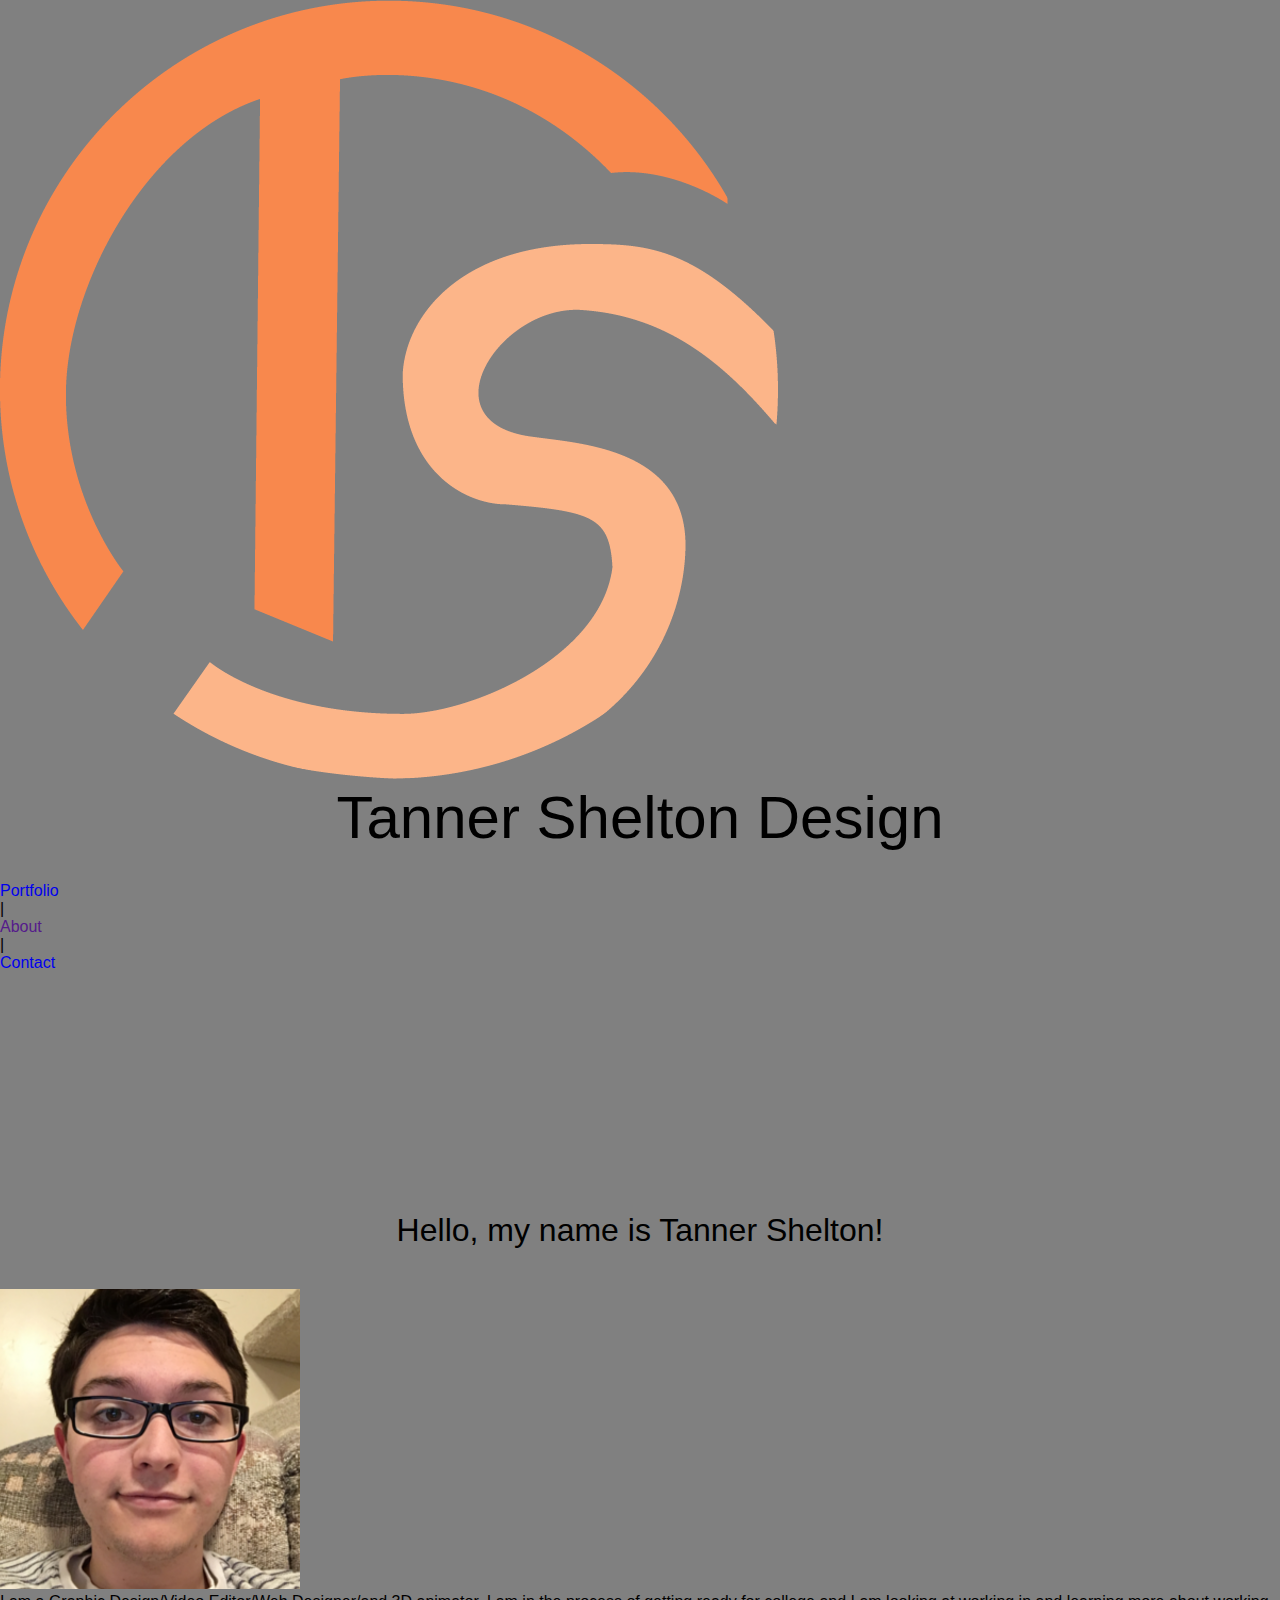
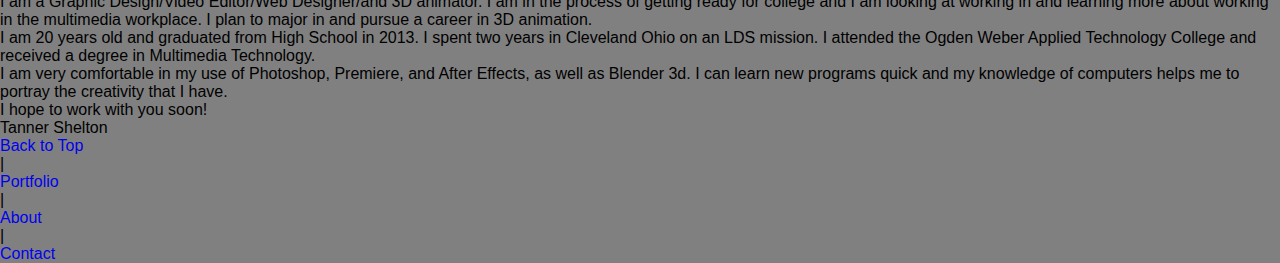
<file: about.html>
<!DOCTYPE html>
<html>
<head>
<meta charset="UTF-8">
<title>Tanner Shelton Design | About Me</title>
<link rel="stylesheet" type="text/css" href="maintheme.css">
</head>

<body>
<div id="wrap">

<header>
	<a id="logolink" href="index.html"><img class="logo" src="tsdlogo.png" alt="TSDesign Logo"></a>
	<p class="header">Tanner Shelton Design</p>
</header>

<nav>
	<div id="triangle-left">
	</div>
	<div id="triangle-right">
	</div>
	<div id="nav">
	<ul class="nav">
		<li class="nav"><a href="index.html">Portfolio</a></li><p class="nav">|</p>
		<li class="nav"><a href="">About</a></li><p class="nav">|</p>
		<li class="nav"><a href="contact.html">Contact</a></li>
	</ul>
</nav>

<div id="empty">
</div>

<div id="aboutbody">

<p class="aboutbody" style="text-align: center; margin: 20px 0px 40px 0px; font-size: 200%;">Hello, my name is Tanner Shelton!</p>

<img class="about" src="mepicture.png">


	<p class="aboutbody">I am a Graphic Design/Video Editor/Web Designer/and 3D animator. I am in the process of getting ready for college and I am looking at working in and learning more about working in the multimedia workplace. I plan to major in and pursue a career in 3D animation.</p>
	<p class="aboutbody">I am 20 years old and graduated from High School in 2013. I spent two years in Cleveland Ohio on an LDS mission. I attended the Ogden Weber Applied Technology College and received a degree in Multimedia Technology.</p>
	<p class="aboutbody">I am very comfortable in my use of Photoshop, Premiere, and After Effects, as well as Blender 3d. I can learn new programs quick and my knowledge of computers helps me to portray the creativity that I have.</p>
	<p class="aboutbody">I hope to work with you soon!</p>
	<p class="aboutbody">Tanner Shelton</p>
</div>

<div id="images">
<div id="subheaderhighlight">
</div>
</div>

<footer id="about">
	<ul class="footer">
		<li class="footer"><a href="#top">Back to Top</a></li><p class="nav">|</p>
		<li class="footer"><a href="index.html">Portfolio</a></li><p class="nav">|</p>
		<li class="footer"><a href="#top">About</a></li><p class="nav">|</p>
		<li class="footer"><a href="contact.html">Contact</a></li>
	</ul>
</footer>

</div>
</body>

</html>
</file>
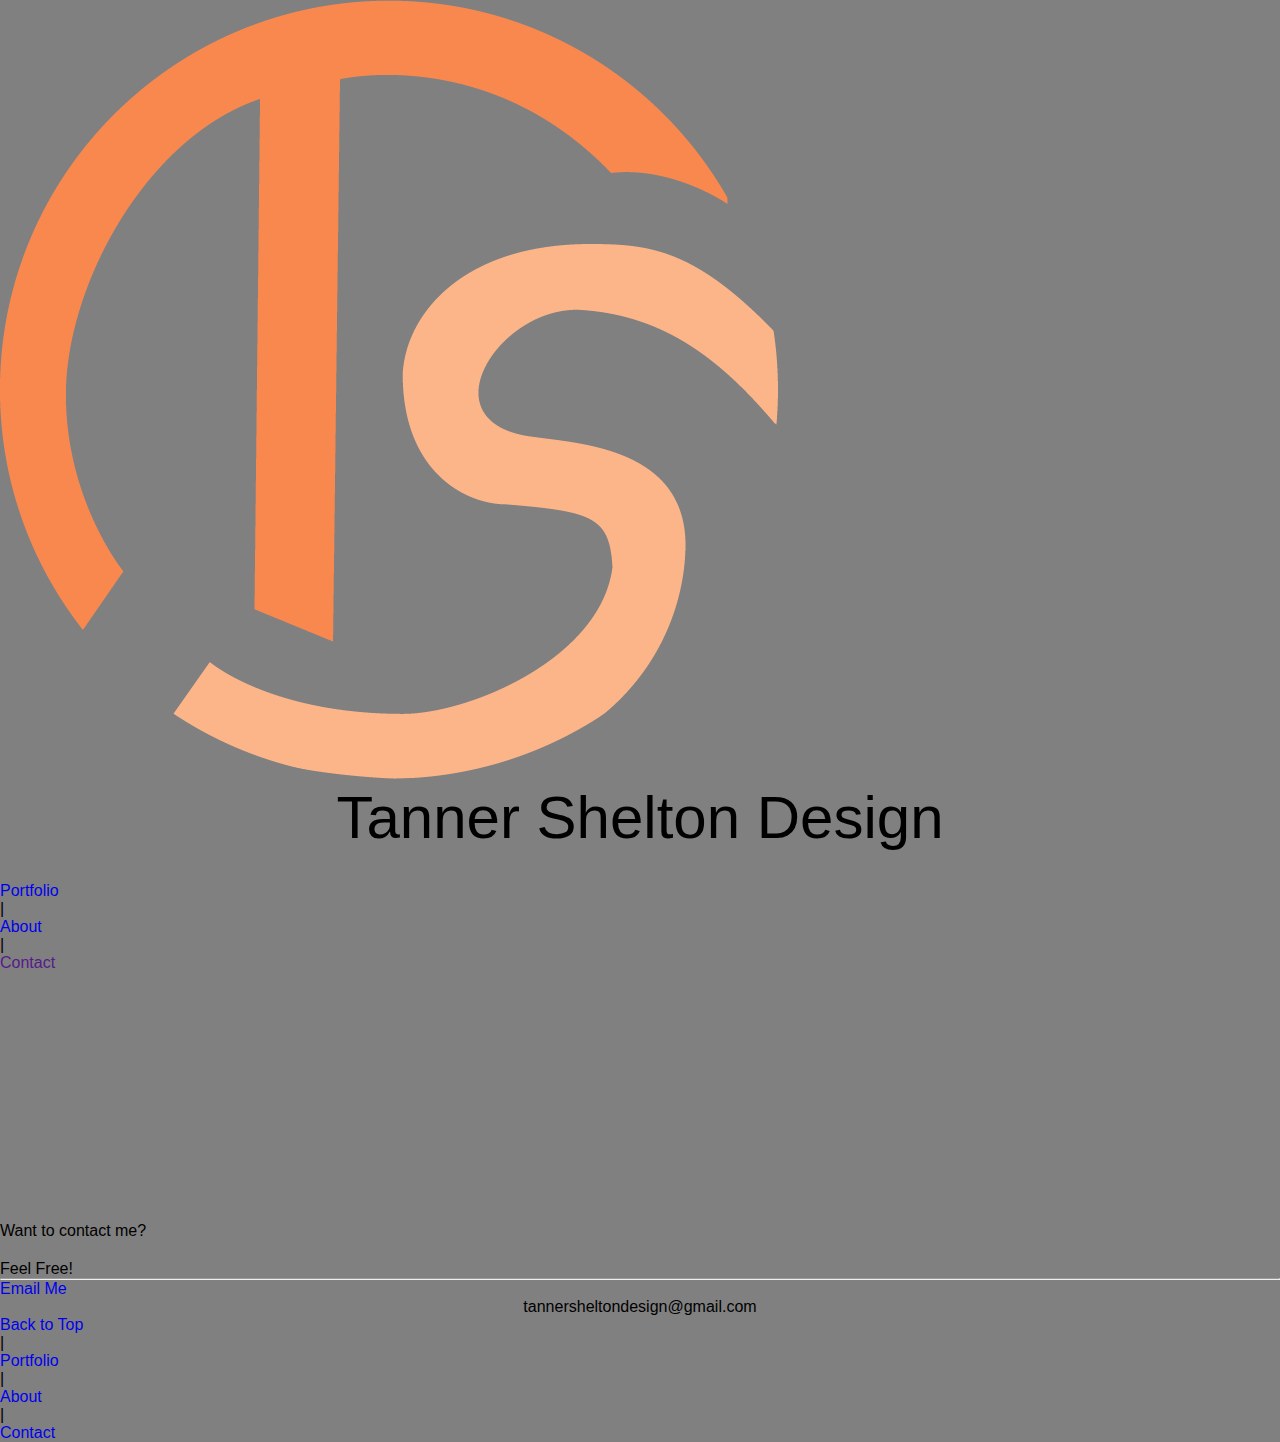
<file: contact.html>
<!DOCTYPE html>
<html>
<head>
<meta charset="UTF-8">
<title>Tanner Shelton Design | Contact Me</title>
<link rel="stylesheet" type="text/css" href="maintheme.css">
</head>

<body>

<div id="wrap">

<header>
	<a id="logolink" href="index.html"><img class="logo" src="tsdlogo.png" alt="TSDesign Logo"></a>
	<p class="header">Tanner Shelton Design</p>
</header>

<nav>
	<div id="triangle-left">
	</div>
	<div id="triangle-right">
	</div>
	<div id="nav">
	<ul class="nav">
		<li class="nav"><a href="index.html">Portfolio</a></li><p class="nav">|</p>
		<li class="nav"><a href="about.html">About</a></li><p class="nav">|</p>
		<li class="nav"><a href="">Contact</a></li>
	</ul>
</nav>

<div id="empty">
</div>

<div id="contactbody">

	<p class="contacth1" style="margin: 30px 0px 20px 0px;">Want to contact me?</p>
	<p class="contacth2">Feel Free!</p>
<hr>
	<a href="mailto:tannersheltondesign@gmail.com"><p class="contact">Email Me</p></a>
	<p class="aboutbody" style="text-align: center;">tannersheltondesign@gmail.com</p>
	
</div>

<div id="images">
<div id="subheaderhighlight">
</div>
</div>

<footer id="about">
	<ul class="footer">
		<li class="footer"><a href="#top">Back to Top</a></li><p class="nav">|</p>
		<li class="footer"><a href="index.html">Portfolio</a></li><p class="nav">|</p>
		<li class="footer"><a href="about.html">About</a></li><p class="nav">|</p>
		<li class="footer"><a href="#top">Contact</a></li>
	</ul>
</footer>

</div>
</body>

</html>
</file>
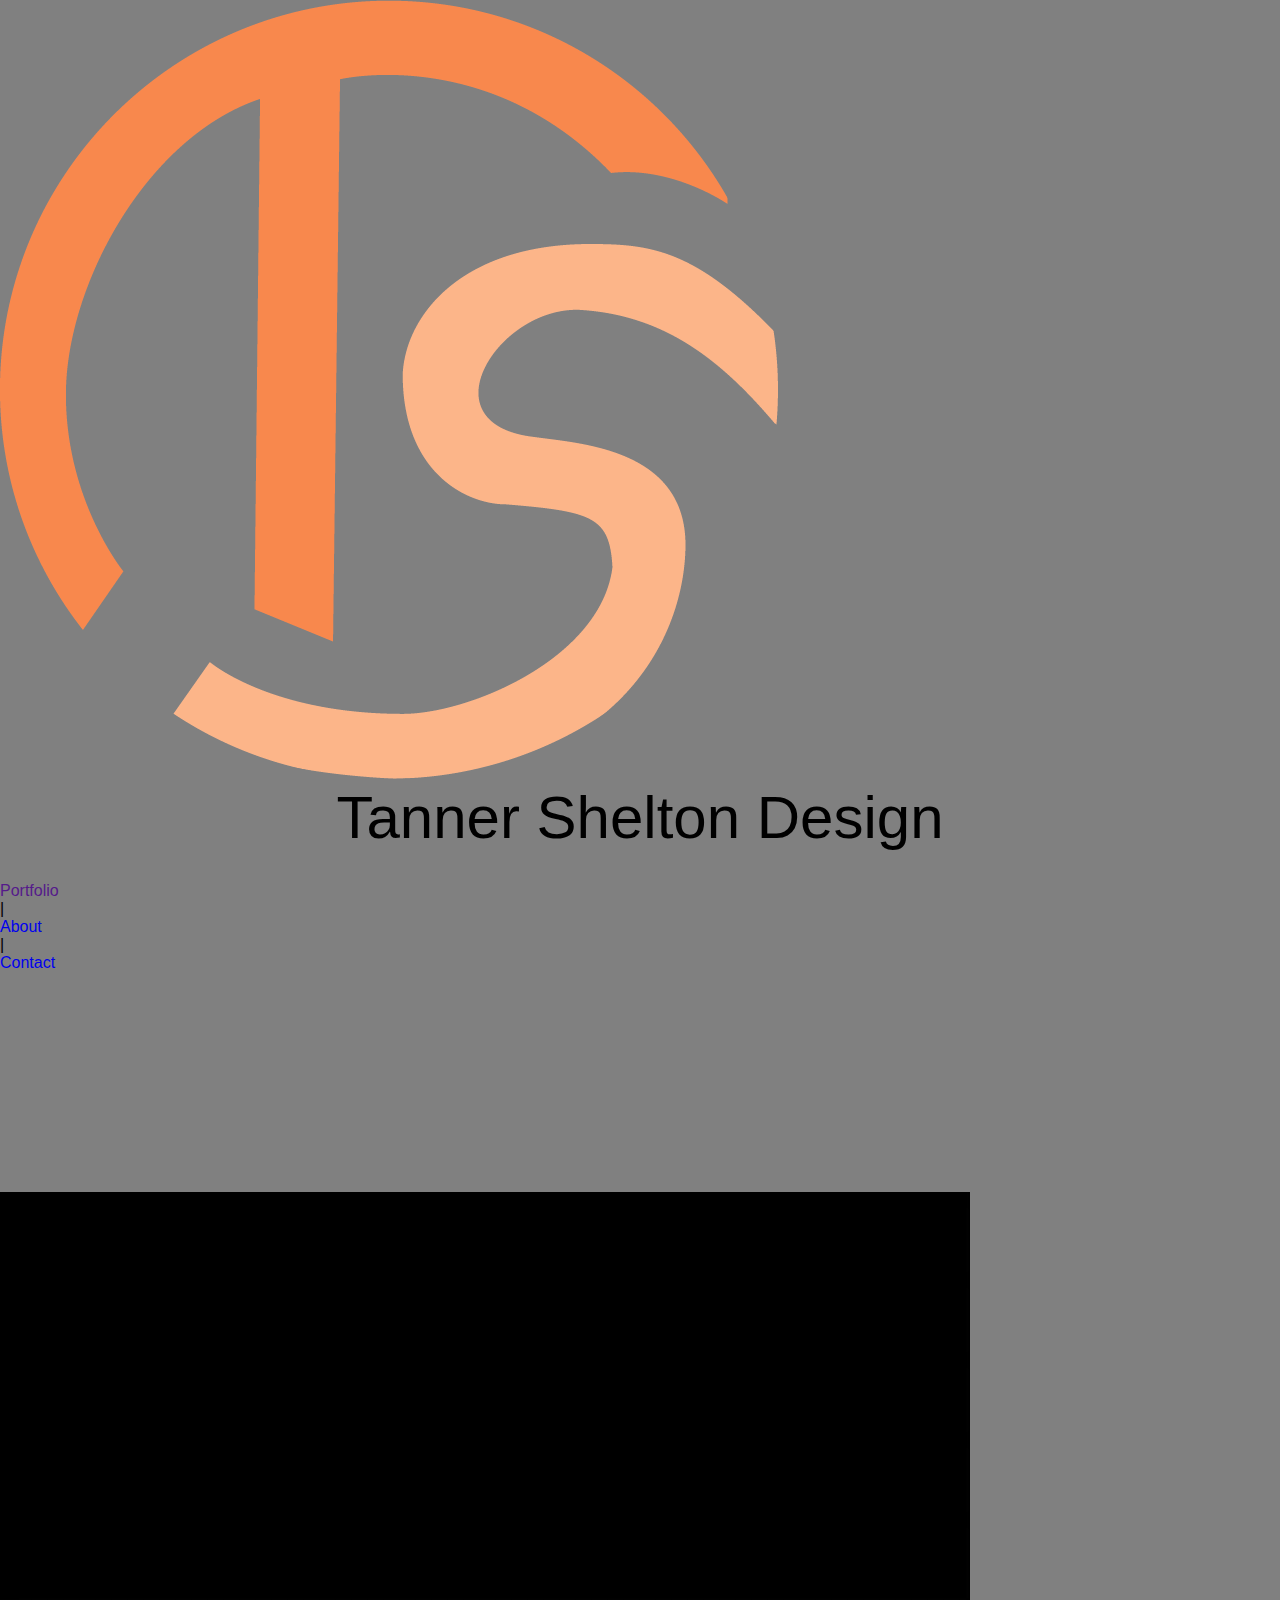
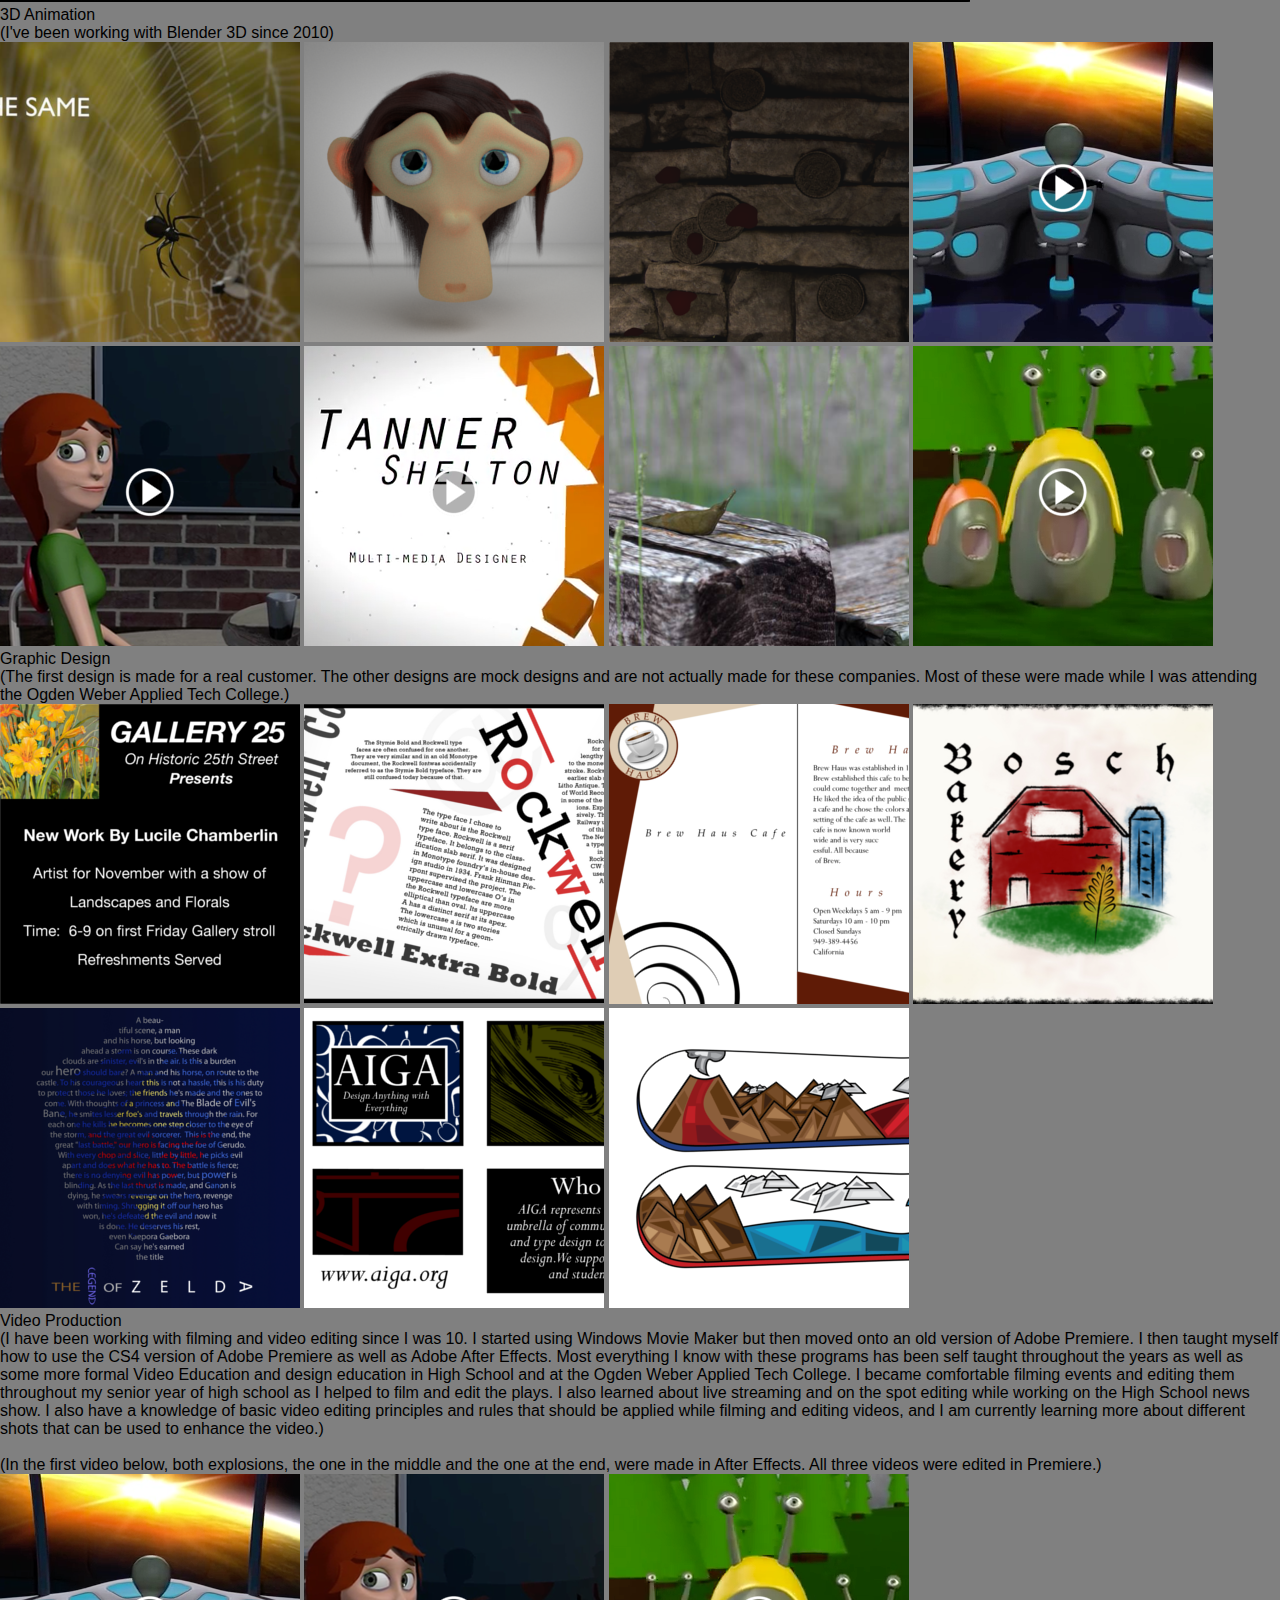
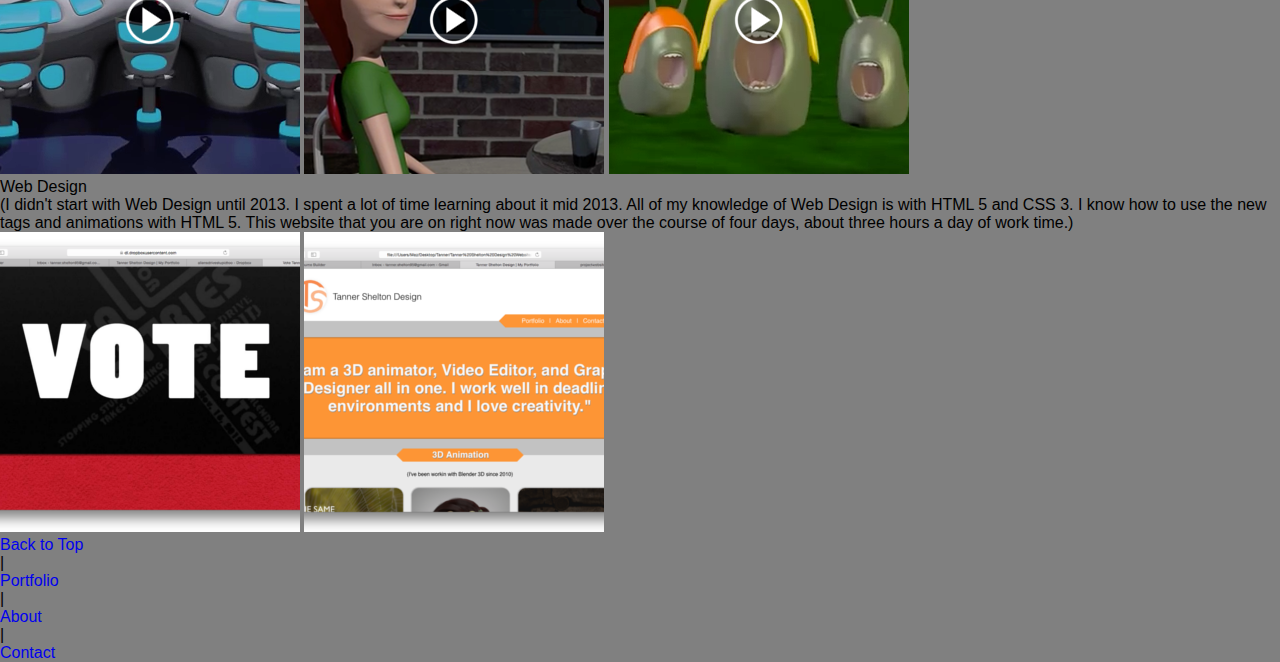
<file: index (testing).html>
<!DOCTYPE html>
<html>
<head>
<meta charset="UTF-8">
<title>Tanner Shelton Design | My Portfolio</title>
<link rel="stylesheet" type="text/css" href="maintheme.css">
</head>

<body>
<div id="wrap">

<header>
	<a id="logolink" href="main.html"><img class="logo" src="tsdlogo.png" alt="TSDesign Logo"></a>
	<p class="header">Tanner Shelton Design</p>
</header>

<nav>
	<div id="triangle-left">
	</div>
	<div id="triangle-right">
	</div>
	<div id="nav">
	<ul class="nav">
		<li class="nav"><a href="">Portfolio</a></li><p class="nav">|</p>
		<li class="nav"><a href="about.html">About</a></li><p class="nav">|</p>
		<li class="nav"><a href="contact.html">Contact</a></li>
	</ul>
</nav>

<div id="empty">
</div>

<div id="vidwrap">

<video class="video" autoplay loop>
 	<source src="introvideoscaled.mp4" type="video/mp4">
	Your browser does not support the video tag.
</video>

</div>

<!--<div id="quote">
	<p class="quote">"I am a 3D animator, Video Editor, and Graphic Designer all in one. I work well in deadline environments and I love creativity."</p>
</div>-->

<div id="images">

<div id="subheaderhighlight">
</div>
<div id="subheader1wrap">
<div id="triangle-left">
</div>
<div id="triangle-right">
</div>
<div id="subheader1">
<p class="subheader1">3D Animation</p>
</div>
</div>

<div id="imagegallery1">

<p class="img">(I've been working with Blender 3D since 2010)</p>

	<a class="img" href="photogallery/full/1.html"><img src="photogallery/small/1.png"></a>
	<a class="img" href="photogallery/full/2.html"><img src="photogallery/small/2.png"></a>
	<a class="img" href="photogallery/full/3.html"><img src="photogallery/small/3.png"></a>
	<a class="img" href="https://www.youtube.com/watch?v=PCUg3z90-5c"><img src="photogallery/small/4.png"></a>
	<a class="img" href="https://www.youtube.com/watch?v=3sXW9y-oTqI"><img src="photogallery/small/5.png"></a>
	<a class="img" href="https://www.youtube.com/watch?v=LafqGWtx07g"><img src="photogallery/small/6.png"></a>
	<a class="img" href="photogallery/full/7.html"><img src="photogallery/small/7.png"></a>
	<a class="img" href="https://www.youtube.com/watch?v=CMXyuQLLnsc"><img src="photogallery/small/8.png"></a>
</div>

<div id="subheaderhighlight2">
</div>

<div id="subheader1wrap">
<div id="triangle-left">
</div>
<div id="triangle-right">
</div>
<div id="subheader1">
<p class="subheader2">Graphic Design</p>
</div>
</div>


<div id="imagegallery2">

<p class="img">(The first design is made for a real customer. The other designs are mock designs and are not actually made for these companies. Most of these were made while I was attending the Ogden Weber Applied Tech College.)</p>

	<a class="img" href="photogallery/full/gma.html"><img src="photogallery/small/gma.png"></a>
	<a class="img" href="photogallery/full/1d.html"><img src="photogallery/small/1d.png"></a>
	<a class="img" href="photogallery/full/2d.html"><img src="photogallery/small/2d.png"></a>
	<a class="img" href="photogallery/full/3d.html"><img src="photogallery/small/3d.png"></a>
	<a class="img" href="photogallery/full/4d.html"><img src="photogallery/small/4d.png"></a>
	<a class="img" href="photogallery/full/5d.html"><img src="photogallery/small/5d.png"></a>
	<a class="img" href="photogallery/full/6d.html"><img src="photogallery/small/6d.png"></a>
</div>

<div id="subheaderhighlight2">
</div>

<div id="subheader1wrap">
<div id="triangle-left">
</div>
<div id="triangle-right">
</div>
<div id="subheader1">
<p class="subheader3">Video Production</p>
</div>
</div>

<div id="imagegallery2">

<p class="img">(I have been working with filming and video editing since I was 10. I started using Windows Movie Maker but then moved onto an old version of Adobe Premiere. I then taught myself how to use the CS4 version of Adobe Premiere as well as Adobe After Effects. Most everything I know with these programs has been self taught throughout the years as well as some more formal Video Education and design education in High School and at the Ogden Weber Applied Tech College. I became comfortable filming events and editing them throughout my senior year of high school as I helped to film and edit the plays. I also learned about live streaming and on the spot editing while working on the High School news show. I also have a knowledge of basic video editing principles and rules that should be applied while filming and editing videos, and I am currently learning more about different shots that can be used to enhance the video.)</p>
<br/>
<p class="img">(In the first video below, both explosions, the one in the middle and the one at the end, were made in After Effects. All three videos were edited in Premiere.)</p>

	<a class="img" href="https://www.youtube.com/watch?v=PCUg3z90-5c"><img src="photogallery/small/4.png"></a>
	<a class="img" href="https://www.youtube.com/watch?v=3sXW9y-oTqI"><img src="photogallery/small/5.png"></a>
	<a class="img" href="https://www.youtube.com/watch?v=CMXyuQLLnsc"><img src="photogallery/small/8.png"></a>

</div>


<div id="subheaderhighlight2">
</div>

<div id="subheader1wrap">
<div id="triangle-left">
</div>
<div id="triangle-right">
</div>
<div id="subheader1">
<p class="subheader4">Web Design</p>
</div>
</div>

<div id="imagegallery2">

<p class="img">(I didn't start with Web Design until 2013. I spent a lot of time learning about it mid 2013. All of my knowledge of Web Design is with HTML 5 and CSS 3. I know how to use the new tags and animations with HTML 5. This website that you are on right now was made over the course of four days, about three hours a day of work time.)</p>

	<a class="img" href="https://dl.dropboxusercontent.com/u/58200221/Websites/aliensdrivestupidtoo/index.html"><img src="photogallery/small/vote.png"></a>
	<a class="img" href="http://bit.ly/1KxXDb5"><img src="photogallery/small/portfolio.png"></a>

</div>



</div>

<footer>
	<ul class="footer">
		<li class="footer"><a href="#top">Back to Top</a></li><p class="nav">|</p>
		<li class="footer"><a href="#top">Portfolio</a></li><p class="nav">|</p>
		<li class="footer"><a href="about.html">About</a></li><p class="nav">|</p>
		<li class="footer"><a href="contact.html">Contact</a></li>
	</ul>
</footer>

</div>
</body>

</html>
</file>
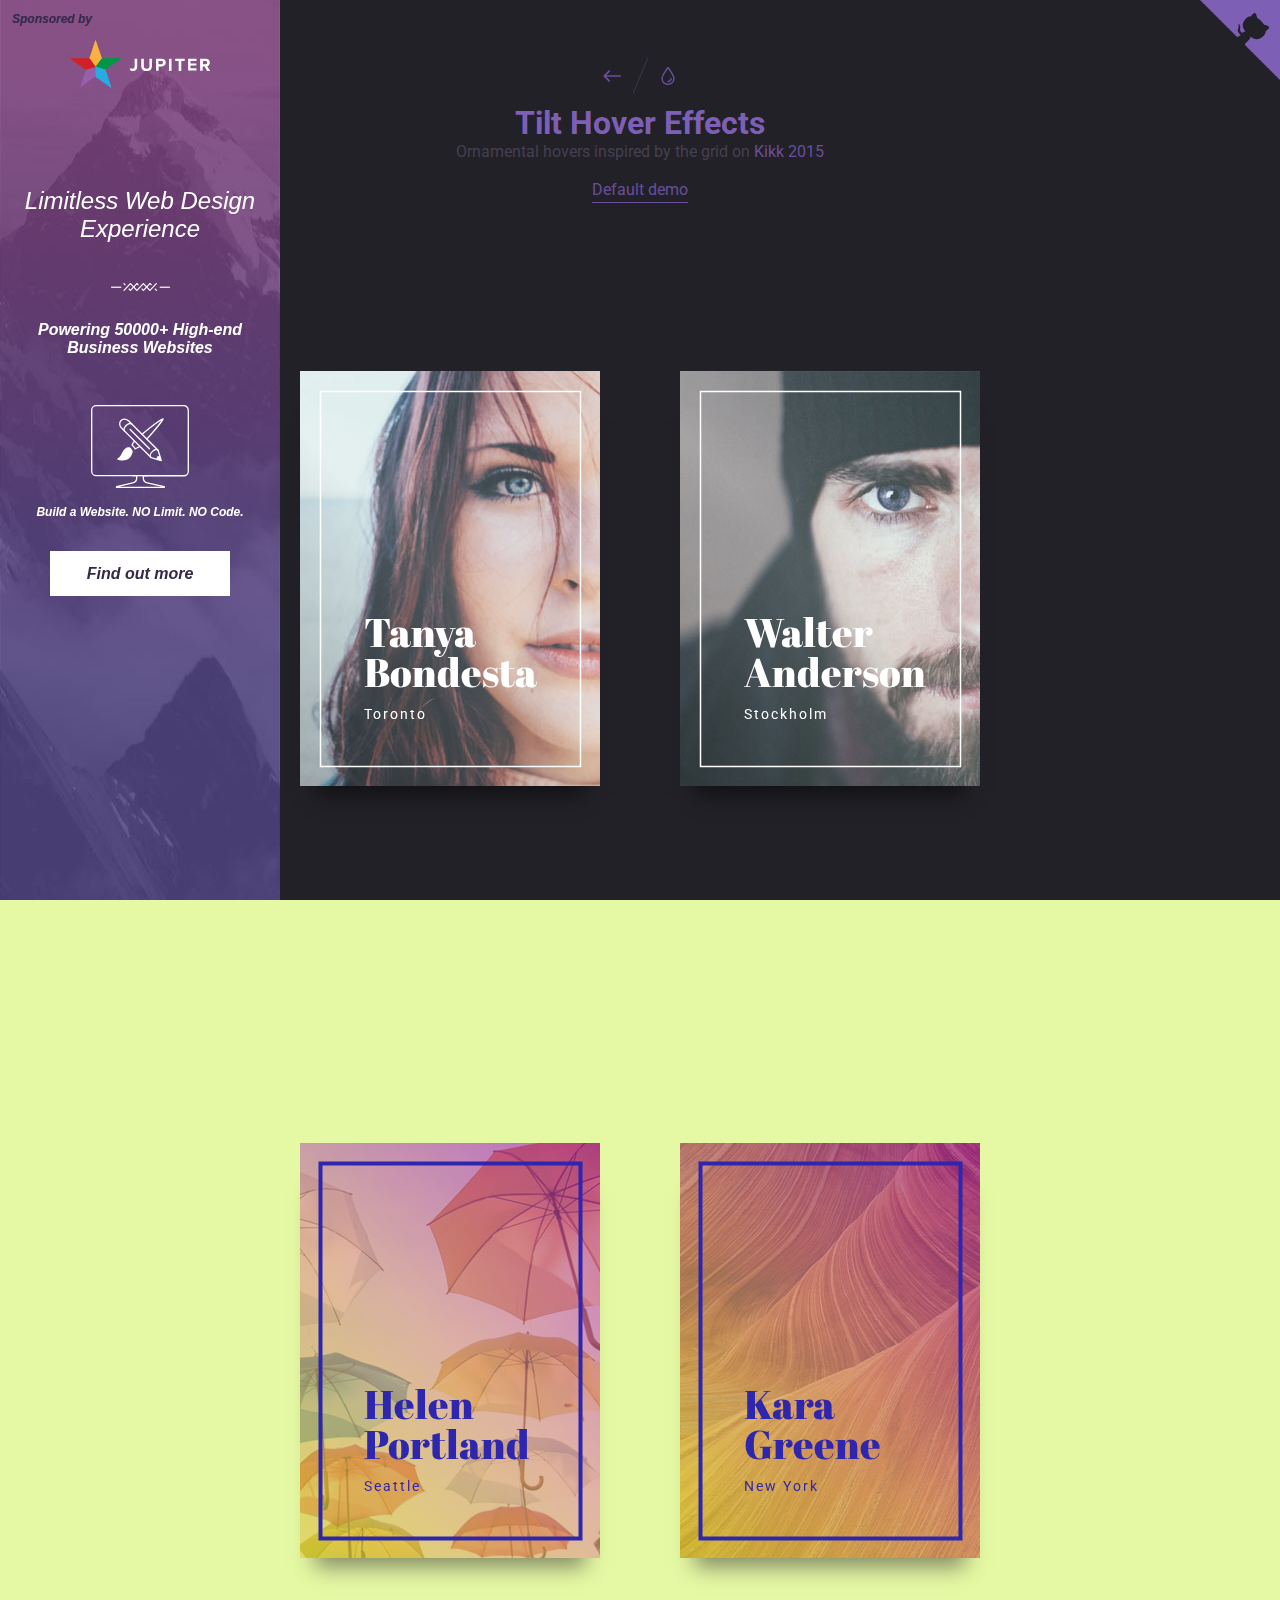
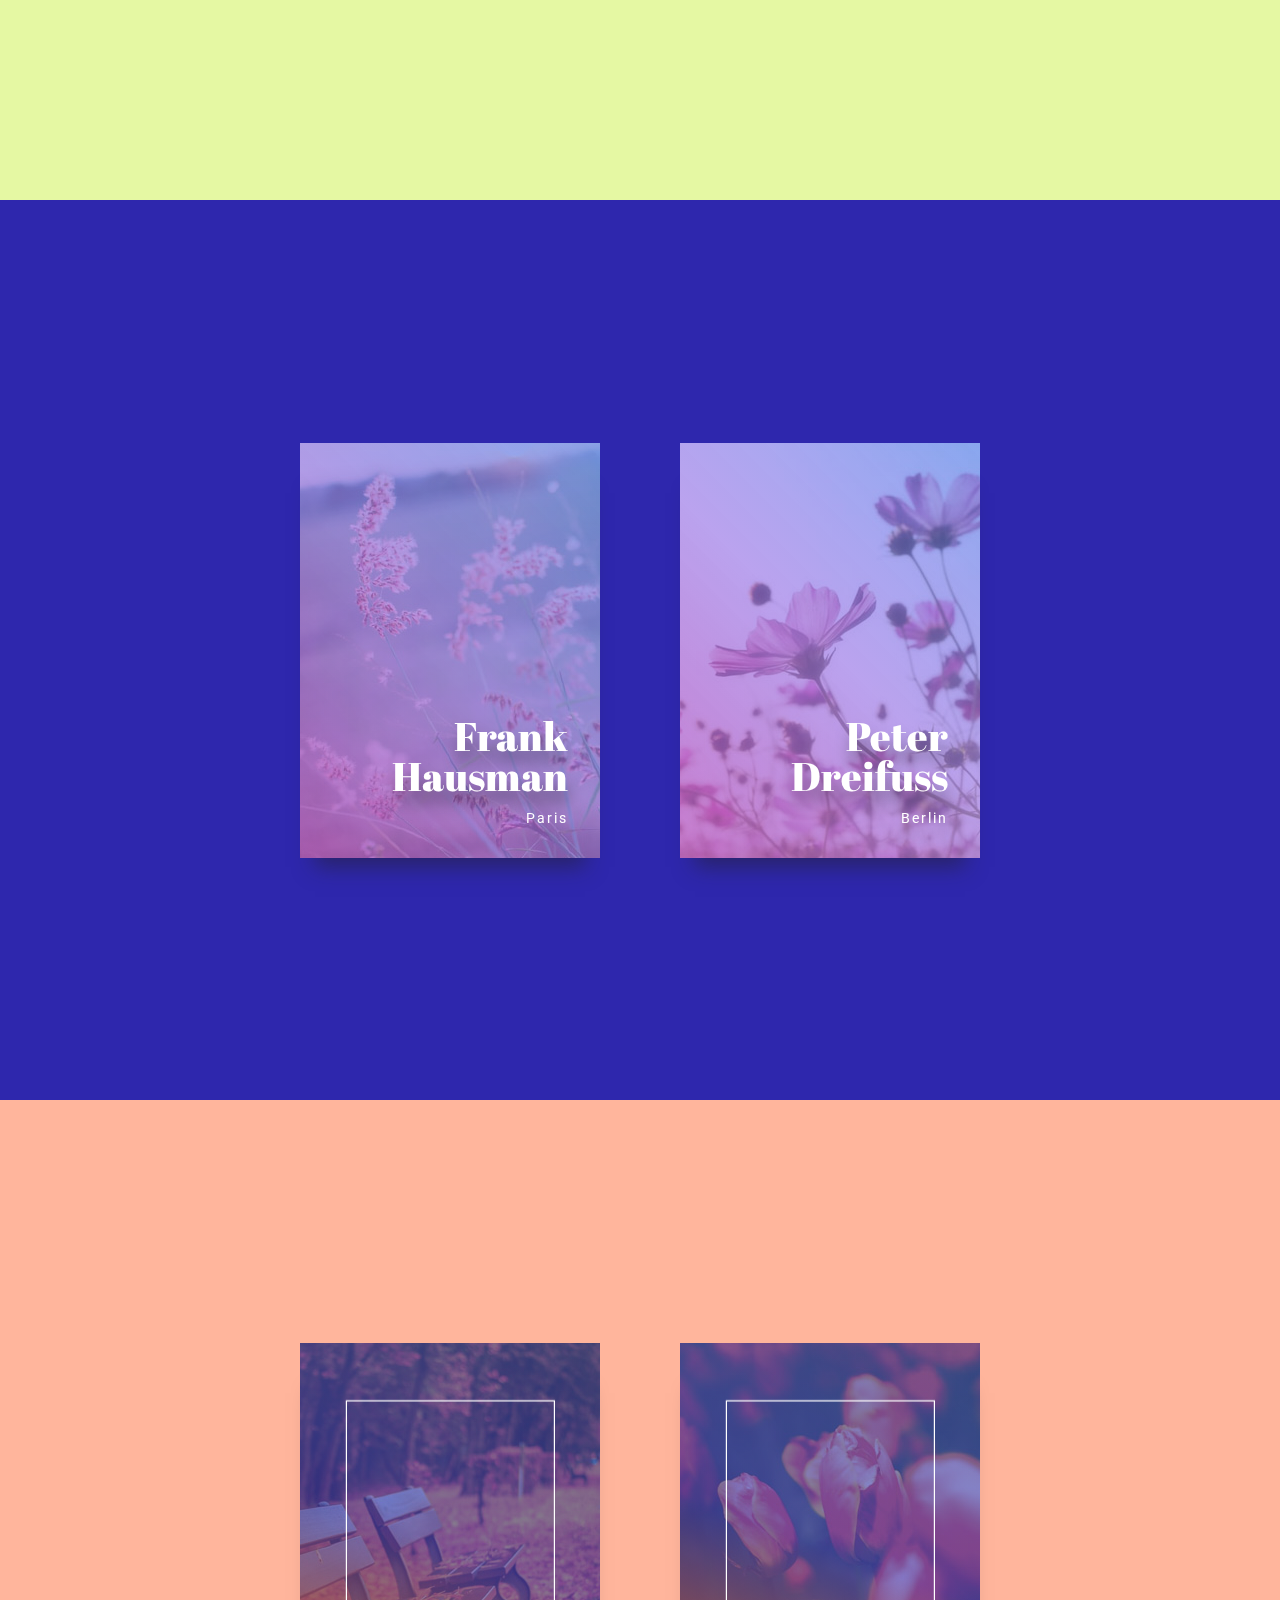
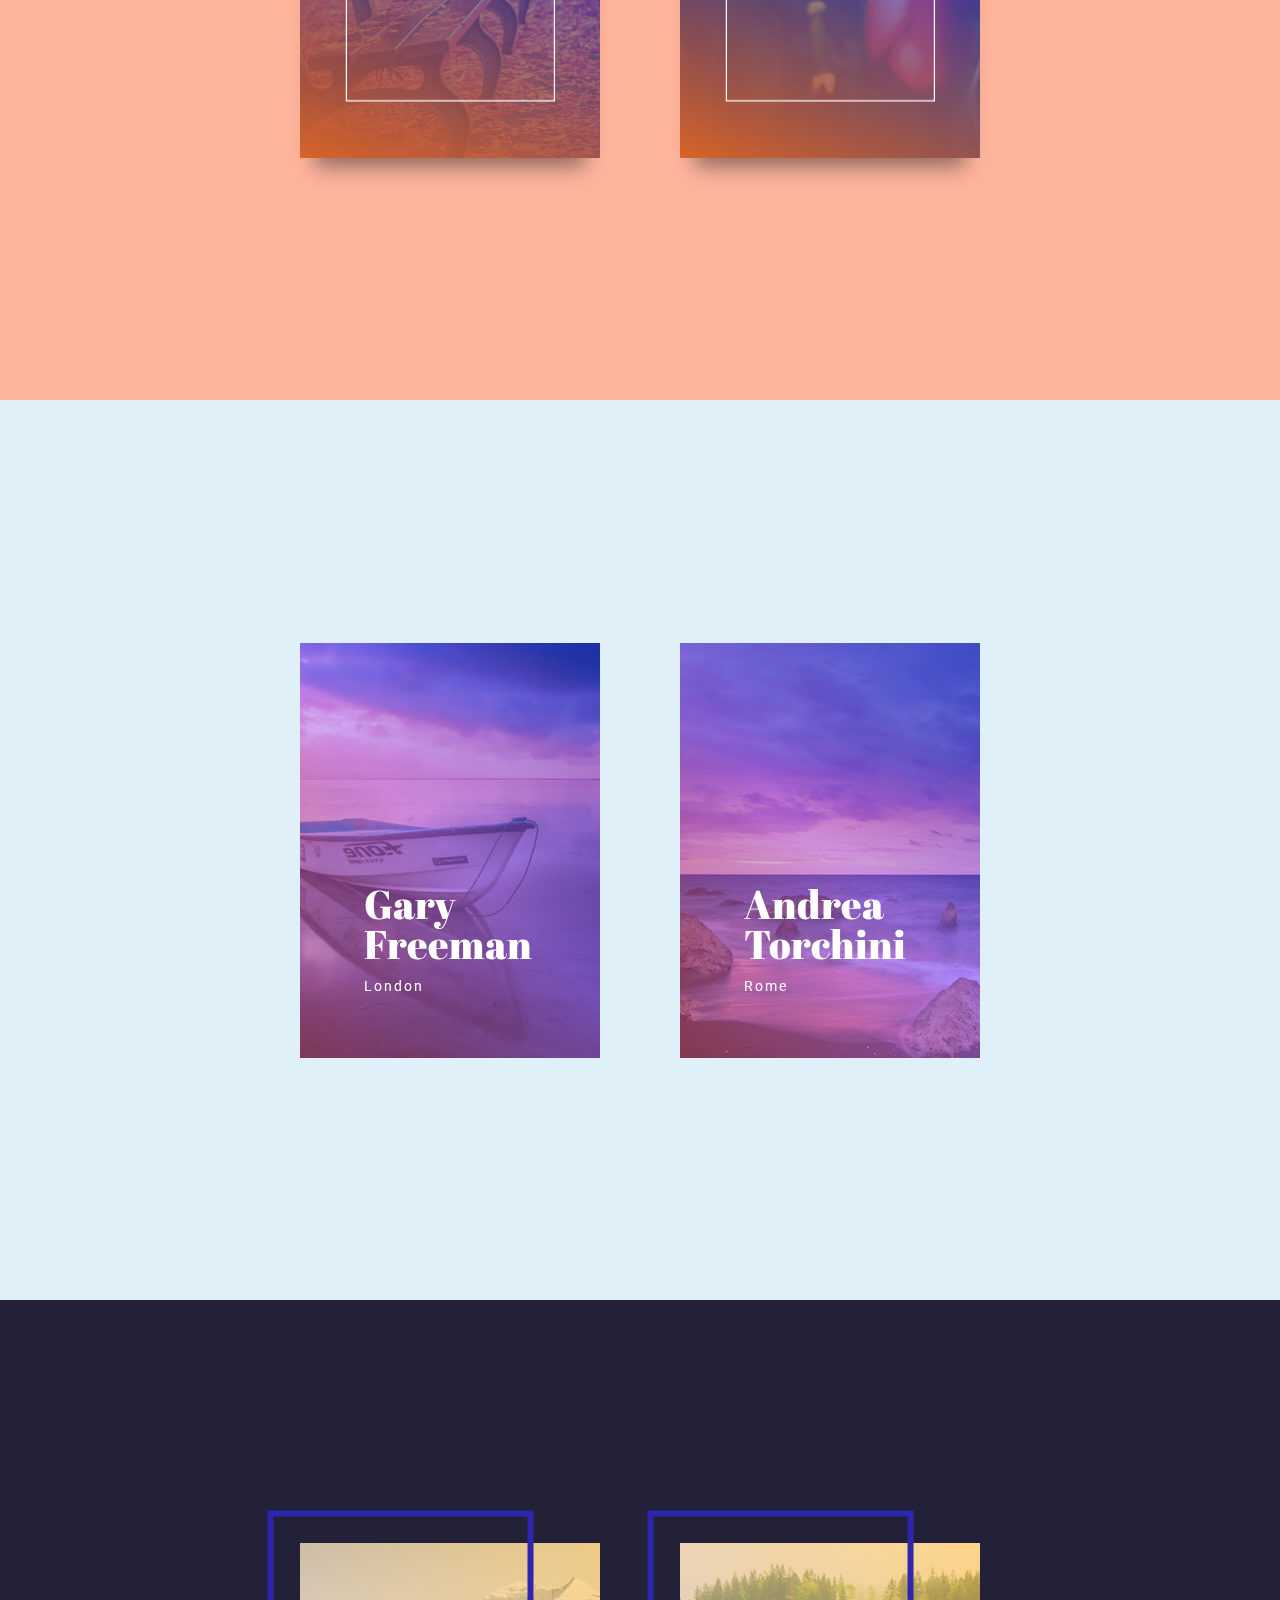
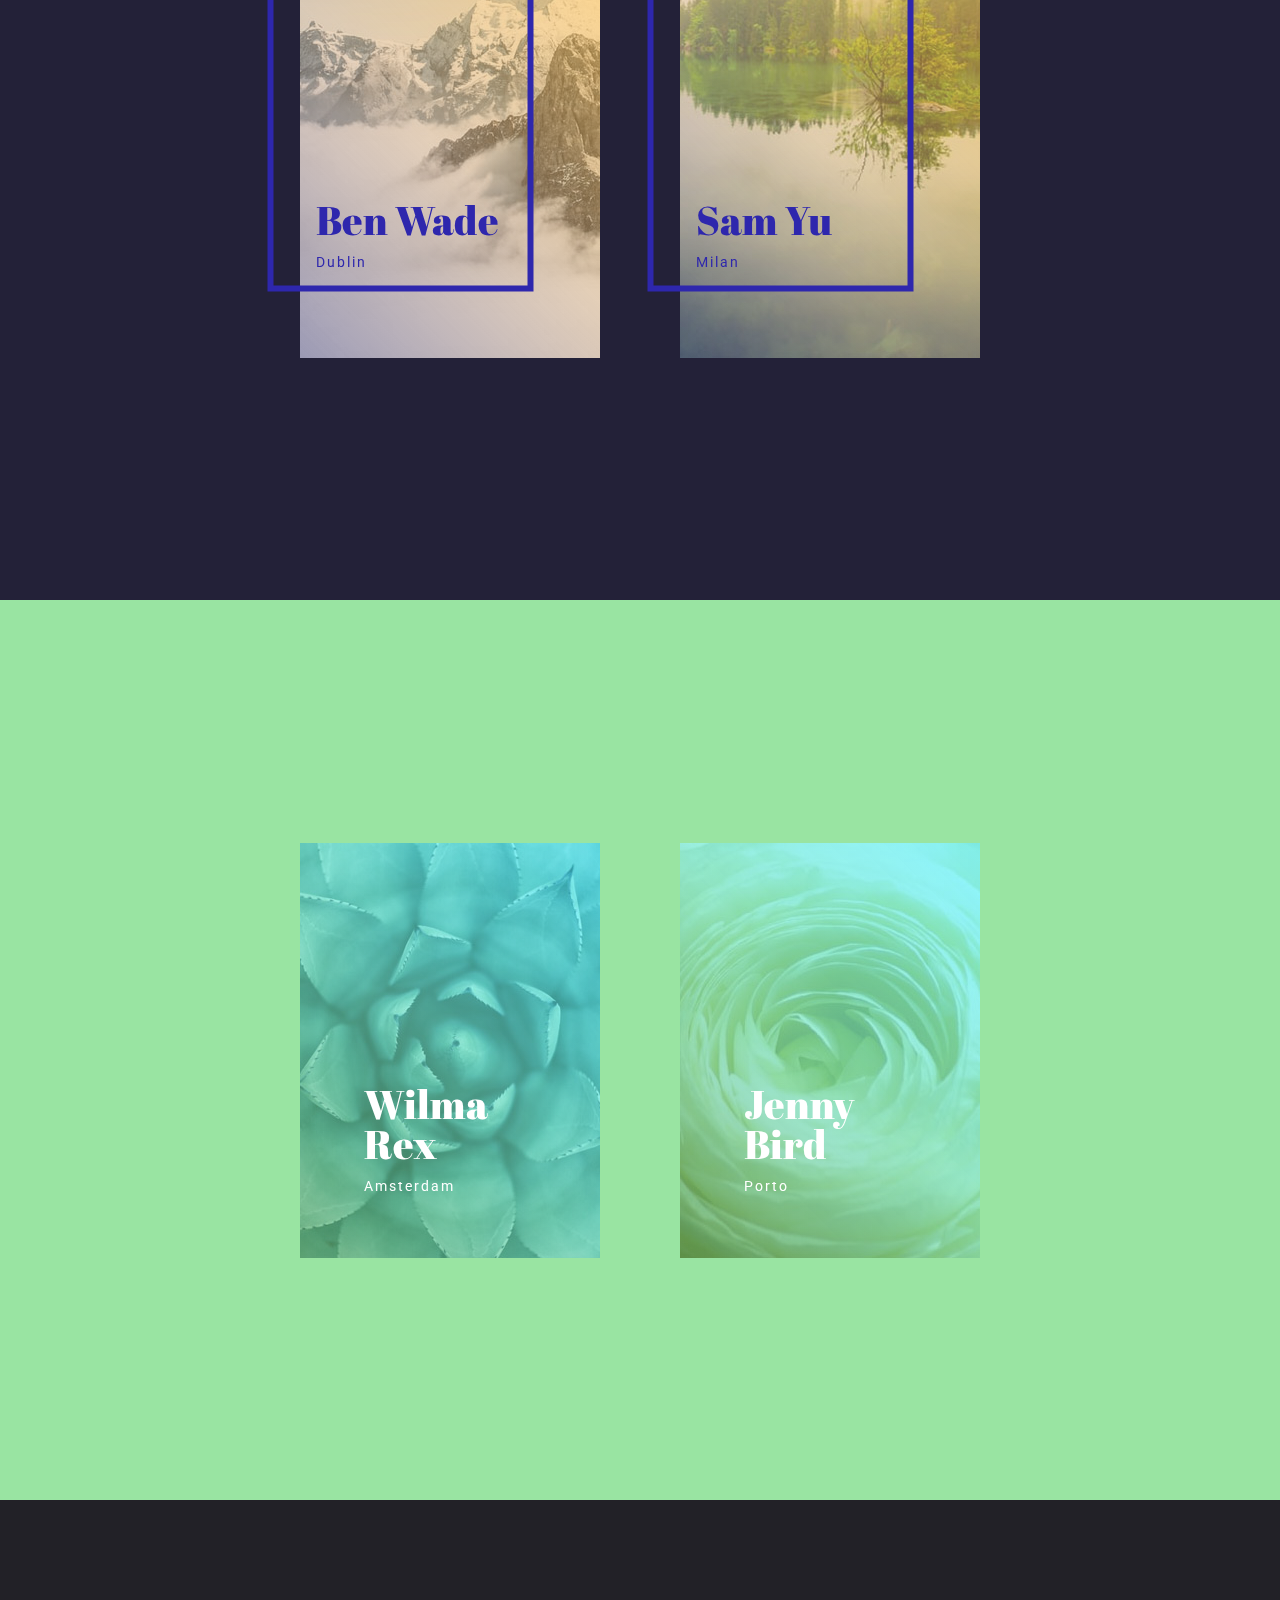
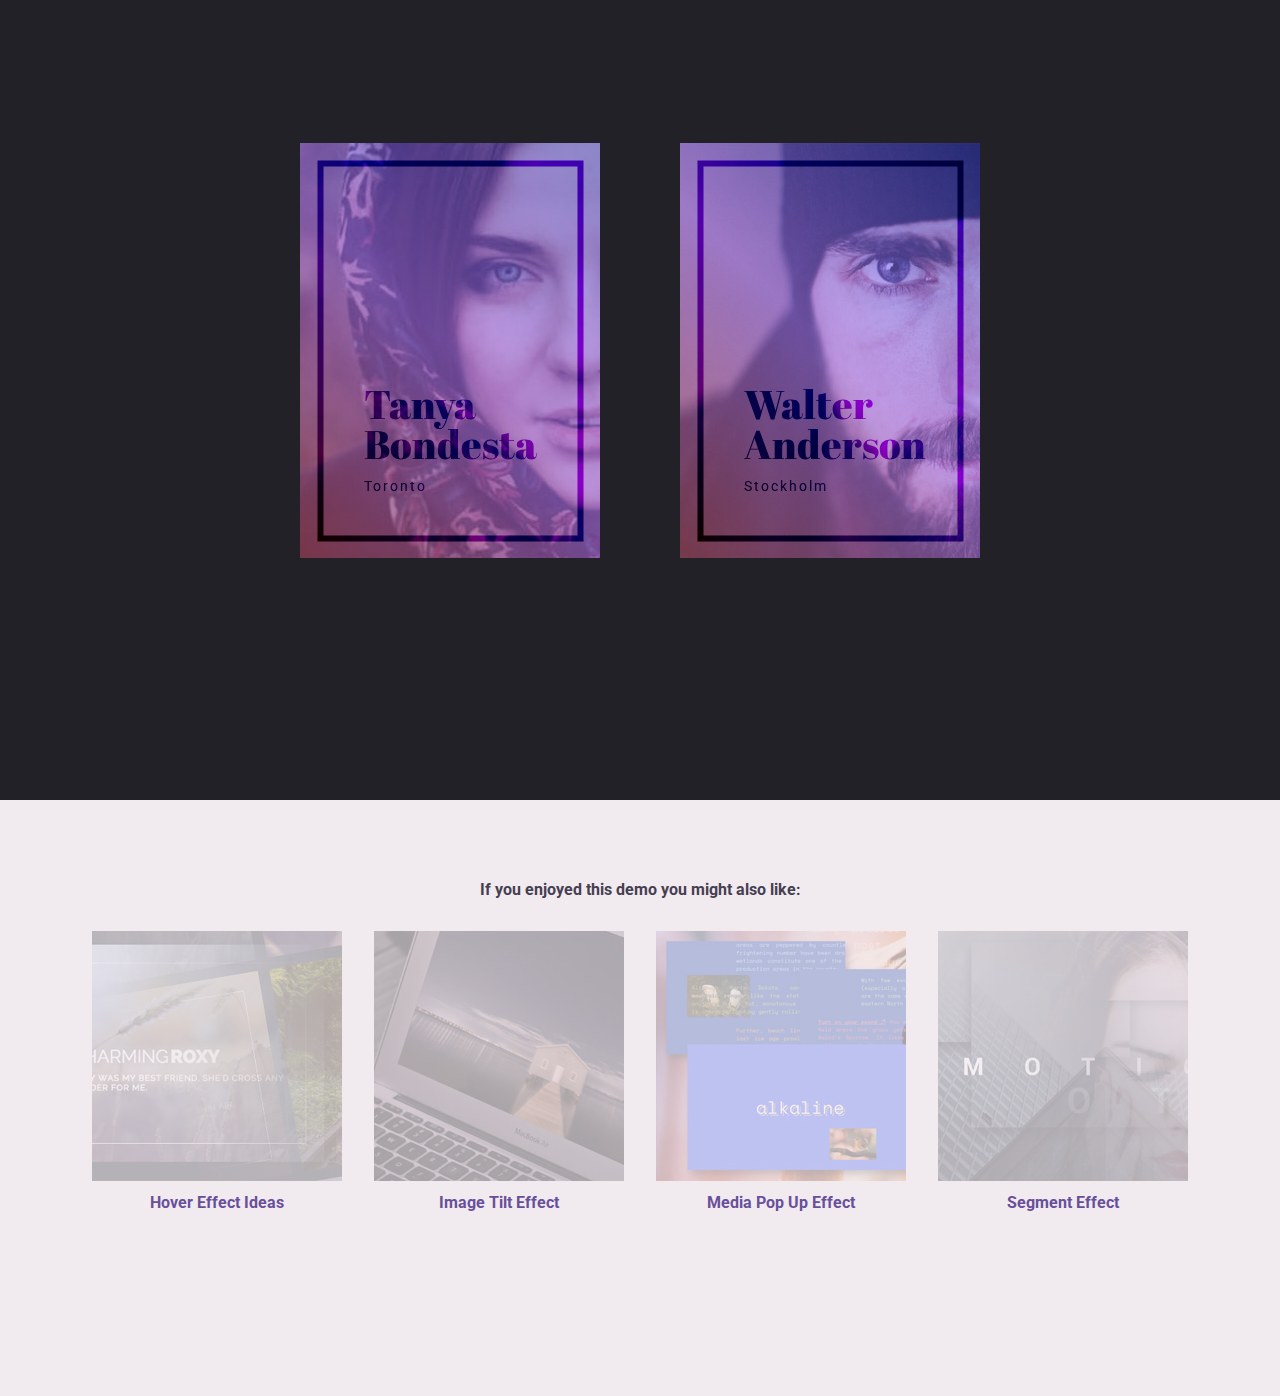
<file: Demo/index2.html>
<!DOCTYPE html>
<html lang="en" class="no-js">
	<head>
		<meta charset="UTF-8" />
		<meta http-equiv="X-UA-Compatible" content="IE=edge">
		<meta name="viewport" content="width=device-width, initial-scale=1">
		<title>Tilt Hover Effects | Demo 2 | Codrops</title>
		<meta name="description" content="Some ideas for hover effects with a fancy tilt effect" />
		<meta name="keywords" content="tilt, hover, effect, demo, inspiration, animation, template" />
		<meta name="author" content="Codrops" />
		<link rel="shortcut icon" href="favicon.ico">
		<link href="https://fonts.googleapis.com/css?family=Roboto:400,700|Abril+Fatface" rel="stylesheet">
		<link rel="stylesheet" type="text/css" href="css/normalize.css" />
		<link rel="stylesheet" type="text/css" href="css/demo.css" />
		<link rel="stylesheet" type="text/css" href="css/pater.css" />
		<link rel="stylesheet" type="text/css" href="css/component.css" />
		<!--[if IE]>
			<script src="http://html5shiv.googlecode.com/svn/trunk/html5.js"></script>
			<![endif]-->
		<script>
			document.documentElement.className = 'js';
		</script>
	</head>
	<body class="loading">
		<svg class="hidden">
			<defs>
				<symbol id="icon-arrow" viewBox="0 0 24 24">
					<title>arrow</title>
					<polygon points="6.3,12.8 20.9,12.8 20.9,11.2 6.3,11.2 10.2,7.2 9,6 3.1,12 9,18 10.2,16.8 " />
				</symbol>
				<symbol id="icon-drop" viewBox="0 0 24 24">
					<title>drop</title>
					<path d="M12,21c-3.6,0-6.6-3-6.6-6.6C5.4,11,10.8,4,11.4,3.2C11.6,3.1,11.8,3,12,3s0.4,0.1,0.6,0.3c0.6,0.8,6.1,7.8,6.1,11.2C18.6,18.1,15.6,21,12,21zM12,4.8c-1.8,2.4-5.2,7.4-5.2,9.6c0,2.9,2.3,5.2,5.2,5.2s5.2-2.3,5.2-5.2C17.2,12.2,13.8,7.3,12,4.8z" />
					<path d="M12,18.2c-0.4,0-0.7-0.3-0.7-0.7s0.3-0.7,0.7-0.7c1.3,0,2.4-1.1,2.4-2.4c0-0.4,0.3-0.7,0.7-0.7c0.4,0,0.7,0.3,0.7,0.7C15.8,16.5,14.1,18.2,12,18.2z" />
				</symbol>
			</defs>
		</svg>
		<main class="smooth">
			<section class="content content--c1">
				<div class="pater">
					<svg class="pater__svg" width="100%" height="100%" preserveAspectRatio="none" viewBox="0 0 280 800" data-path-hover="M 0,0 280,0 280,800 0,800 Z">
						<clipPath id="pater-clip">
							<path d="M 0,0 280,0 0,400 0,800 Z" overflow="visible"/>
						</clipPath>
						<g class="pater__clip" clip-path="url(#pater-clip)">
							<image overflow="visible" width="100%" height="100%" preserveAspectRatio="xMinYMin slice" xlink:href="img/sponsor/bg.jpg"></image>
						</g>
					</svg>
					<div class="pater__content">
						<img class="pater__logo" src="img/sponsor/jupiter_logo.svg" alt="Jupiter Logo" />
						<span class="pater__title">The go-to WordPress theme for many U.S. based agencies</span>
						<span class="pater__more">Hover for more</span>
						<div class="pater__hover">
							<div>Limitless Web Design Experience</div>
							<div>Powering 50000+ High-end Business Websites</div>
							<div>Build a Website. NO Limit. NO Code.</div>
							<a class="pater__link" href="https://goo.gl/OJz2Dy" rel="nofollow">Find out more</a>
						</div>
					</div>
				</div>
				<a href="https://goo.gl/OJz2Dy" class="pater-mobile" rel="nofollow">
					<img class="pater__logo" src="img/sponsor/jupiter_logo.svg" alt="Jupiter Logo" />
					<span class="pater__title">Build a Website. NO Limit. NO Code.</span>
				</a>
				<header class="codrops-header">
					<a href="https://github.com/codrops/TiltHoverEffects/" class="github-corner">
						<svg width="80" height="80" viewBox="0 0 250 250" class="github-icon">
							<path d="M0,0 L115,115 L130,115 L142,142 L250,250 L250,0 Z"></path>
							<path d="M128.3,109.0 C113.8,99.7 119.0,89.6 119.0,89.6 C122.0,82.7 120.5,78.6 120.5,78.6 C119.2,72.0 123.4,76.3 123.4,76.3 C127.3,80.9 125.5,87.3 125.5,87.3 C122.9,97.6 130.6,101.9 134.4,103.2" fill="currentColor" class="octo-arm"></path>
							<path d="M115.0,115.0 C114.9,115.1 118.7,116.5 119.8,115.4 L133.7,101.6 C136.9,99.2 139.9,98.4 142.2,98.6 C133.8,88.0 127.5,74.4 143.8,58.0 C148.5,53.4 154.0,51.2 159.7,51.0 C160.3,49.4 163.2,43.6 171.4,40.1 C171.4,40.1 176.1,42.5 178.8,56.2 C183.1,58.6 187.2,61.8 190.9,65.4 C194.5,69.0 197.7,73.2 200.1,77.6 C213.8,80.2 216.3,84.9 216.3,84.9 C212.7,93.1 206.9,96.0 205.4,96.6 C205.1,102.4 203.0,107.8 198.3,112.5 C181.9,128.9 168.3,122.5 157.7,114.1 C157.9,116.9 156.7,120.9 152.7,124.9 L141.0,136.5 C139.8,137.7 141.6,141.9 141.8,141.8 Z" fill="currentColor" class="octo-body"></path>
						</svg>
					</a>
					<div class="codrops-links">
						<a class="codrops-icon codrops-icon--prev" href="http://tympanus.net/Development/SurfReport/" title="Previous Demo">
							<svg class="icon icon--arrow">
								<use xlink:href="#icon-arrow"></use>
							</svg>
						</a>
						<a class="codrops-icon codrops-icon--drop" href="http://tympanus.net/codrops/?p=28860" title="Back to the article">
							<svg class="icon icon--drop">
								<use xlink:href="#icon-drop"></use>
							</svg>
						</a>
					</div>
					<h1 class="codrops-header__title">Tilt Hover Effects</h1>
					<p class="codrops-header__tagline">Ornamental hovers inspired by the grid on <a href="http://www.kikk.be/2015/">Kikk 2015</a></p>
					<nav class="codrops-demos">
						<a href="index.html">Default demo</a>
					</nav>
				</header>
				<a href="#" class="tilter tilter--1">
					<figure class="tilter__figure">
						<img class="tilter__image" src="img/1.jpg" alt="img01" />
						<div class="tilter__deco tilter__deco--shine"><div></div></div>
						<figcaption class="tilter__caption">
							<h3 class="tilter__title">Tanya Bondesta</h3>
							<p class="tilter__description">Toronto</p>
						</figcaption>
						<svg class="tilter__deco tilter__deco--lines" viewBox="0 0 300 415">
							<path d="M20.5,20.5h260v375h-260V20.5z" />
						</svg>
					</figure>
				</a>
				<a href="#" class="tilter tilter--1">
					<figure class="tilter__figure">
						<img class="tilter__image" src="img/2.jpg" alt="img02" />
						<div class="tilter__deco tilter__deco--shine"><div></div></div>
						<figcaption class="tilter__caption">
							<h3 class="tilter__title">Walter Anderson</h3>
							<p class="tilter__description">Stockholm</p>
						</figcaption>
						<svg class="tilter__deco tilter__deco--lines" viewBox="0 0 300 415">
							<path d="M20.5,20.5h260v375h-260V20.5z" />
						</svg>
					</figure>
				</a>
			</section>
			<section class="content content--c2">
				<a href="#" class="tilter tilter--2">
					<figure class="tilter__figure">
						<img class="tilter__image" src="img/3.jpg" alt="img03" />
						<div class="tilter__deco tilter__deco--shine"><div></div></div>
						<div class="tilter__deco tilter__deco--overlay"></div>
						<figcaption class="tilter__caption">
							<h3 class="tilter__title">Helen Portland</h3>
							<p class="tilter__description">Seattle</p>
						</figcaption>
						<svg class="tilter__deco tilter__deco--lines" viewBox="0 0 300 415">
							<path d="M20.5,20.5h260v375h-260V20.5z" />
						</svg>
					</figure>
				</a>
				<a href="#" class="tilter tilter--2">
					<figure class="tilter__figure">
						<img class="tilter__image" src="img/4.jpg" alt="img04" />
						<div class="tilter__deco tilter__deco--shine"><div></div></div>
						<div class="tilter__deco tilter__deco--overlay"></div>
						<figcaption class="tilter__caption">
							<h3 class="tilter__title">Kara Greene</h3>
							<p class="tilter__description">New York</p>
						</figcaption>
						<svg class="tilter__deco tilter__deco--lines" viewBox="0 0 300 415">
							<path d="M20.5,20.5h260v375h-260V20.5z" />
						</svg>
					</figure>
				</a>
			</section>
			<section class="content content--c3">
				<a href="#" class="tilter tilter--3">
					<figure class="tilter__figure">
						<img class="tilter__image" src="img/5.jpg" alt="img05" />
						<div class="tilter__deco tilter__deco--shine"><div></div></div>
						<div class="tilter__deco tilter__deco--overlay"></div>
						<figcaption class="tilter__caption">
							<h3 class="tilter__title">Frank Hausman</h3>
							<p class="tilter__description">Paris</p>
						</figcaption>
					</figure>
				</a>
				<a href="#" class="tilter tilter--3">
					<figure class="tilter__figure">
						<img class="tilter__image" src="img/6.jpg" alt="img06" />
						<div class="tilter__deco tilter__deco--shine"><div></div></div>
						<div class="tilter__deco tilter__deco--overlay"></div>
						<figcaption class="tilter__caption">
							<h3 class="tilter__title">Peter Dreifuss</h3>
							<p class="tilter__description">Berlin</p>
						</figcaption>
					</figure>
				</a>
			</section>
			<section class="content content--c4">
				<a href="#" class="tilter tilter--4">
					<figure class="tilter__figure">
						<img class="tilter__image" src="img/7.jpg" alt="img07" />
						<div class="tilter__deco tilter__deco--shine"><div></div></div>
						<div class="tilter__deco tilter__deco--overlay"></div>
						<figcaption class="tilter__caption">
							<h3 class="tilter__title">Chritie Lehmann</h3>
							<p class="tilter__description">Miami</p>
						</figcaption>
						<svg class="tilter__deco tilter__deco--lines" viewBox="0 0 300 415">
							<path d="M20.5,20.5h260v375h-260V20.5z" />
						</svg>
					</figure>
				</a>
				<a href="#" class="tilter tilter--4">
					<figure class="tilter__figure">
						<img class="tilter__image" src="img/8.jpg" alt="img08" />
						<div class="tilter__deco tilter__deco--shine"><div></div></div>
						<div class="tilter__deco tilter__deco--overlay"></div>
						<figcaption class="tilter__caption">
							<h3 class="tilter__title">Charles Wang</h3>
							<p class="tilter__description">Hong Kong</p>
						</figcaption>
						<svg class="tilter__deco tilter__deco--lines" viewBox="0 0 300 415">
							<path d="M20.5,20.5h260v375h-260V20.5z" />
						</svg>
					</figure>
				</a>
			</section>
			<section class="content content--c5">
				<a href="#" class="tilter tilter--5">
					<figure class="tilter__figure">
						<img class="tilter__image" src="img/9.jpg" alt="img09" />
						<div class="tilter__deco tilter__deco--shine"><div></div></div>
						<div class="tilter__deco tilter__deco--overlay"></div>
						<figcaption class="tilter__caption">
							<h3 class="tilter__title">Gary Freeman</h3>
							<p class="tilter__description">London</p>
						</figcaption>
						<svg class="tilter__deco tilter__deco--lines" viewBox="0 0 300 415">
							<path d="M20.5,20.5h260v375h-260V20.5z" />
						</svg>
					</figure>
				</a>
				<a href="#" class="tilter tilter--5">
					<figure class="tilter__figure">
						<img class="tilter__image" src="img/10.jpg" alt="img10" />
						<div class="tilter__deco tilter__deco--shine"><div></div></div>
						<div class="tilter__deco tilter__deco--overlay"></div>
						<figcaption class="tilter__caption">
							<h3 class="tilter__title">Andrea Torchini</h3>
							<p class="tilter__description">Rome</p>
						</figcaption>
						<svg class="tilter__deco tilter__deco--lines" viewBox="0 0 300 415">
							<path d="M20.5,20.5h260v375h-260V20.5z" />
						</svg>
					</figure>
				</a>
			</section>
			<section class="content content--c6">
				<a href="#" class="tilter tilter--6">
					<figure class="tilter__figure">
						<img class="tilter__image" src="img/11.jpg" alt="img11" />
						<div class="tilter__deco tilter__deco--shine"><div></div></div>
						<div class="tilter__deco tilter__deco--overlay"></div>
						<figcaption class="tilter__caption">
							<h3 class="tilter__title">Ben Wade</h3>
							<p class="tilter__description">Dublin</p>
						</figcaption>
						<svg class="tilter__deco tilter__deco--lines" viewBox="0 0 300 415">
							<path d="M20.5,20.5h260v375h-260V20.5z" />
						</svg>
					</figure>
				</a>
				<a href="#" class="tilter tilter--6">
					<figure class="tilter__figure">
						<img class="tilter__image" src="img/12.jpg" alt="img12" />
						<div class="tilter__deco tilter__deco--shine"><div></div></div>
						<div class="tilter__deco tilter__deco--overlay"></div>
						<figcaption class="tilter__caption">
							<h3 class="tilter__title">Sam Yu</h3>
							<p class="tilter__description">Milan</p>
						</figcaption>
						<svg class="tilter__deco tilter__deco--lines" viewBox="0 0 300 415">
							<path d="M20.5,20.5h260v375h-260V20.5z" />
						</svg>
					</figure>
				</a>
			</section>
			<section class="content content--c7">
				<a href="#" class="tilter tilter--7">
					<figure class="tilter__figure">
						<img class="tilter__image" src="img/13.jpg" alt="img13" />
						<div class="tilter__deco tilter__deco--shine"><div></div></div>
						<div class="tilter__deco tilter__deco--overlay"></div>
						<figcaption class="tilter__caption">
							<h3 class="tilter__title">Wilma Rex</h3>
							<p class="tilter__description">Amsterdam</p>
						</figcaption>
						<svg class="tilter__deco tilter__deco--lines" viewBox="0 0 300 415">
							<path d="M20.5,20.5h260v375h-260V20.5z" />
						</svg>
					</figure>
				</a>
				<a href="#" class="tilter tilter--7">
					<figure class="tilter__figure">
						<img class="tilter__image" src="img/14.jpg" alt="img14" />
						<div class="tilter__deco tilter__deco--shine"><div></div></div>
						<div class="tilter__deco tilter__deco--overlay"></div>
						<figcaption class="tilter__caption">
							<h3 class="tilter__title">Jenny Bird</h3>
							<p class="tilter__description">Porto</p>
						</figcaption>
						<svg class="tilter__deco tilter__deco--lines" viewBox="0 0 300 415">
							<path d="M20.5,20.5h260v375h-260V20.5z" />
						</svg>
					</figure>
				</a>
			</section>
			<section class="content content--c8">
				<a href="#" class="tilter tilter--8">
					<figure class="tilter__figure">
						<img class="tilter__image" src="img/15.jpg" alt="img15" />
						<div class="tilter__deco tilter__deco--shine"><div></div></div>
						<div class="tilter__deco tilter__deco--overlay"></div>
						<figcaption class="tilter__caption">
							<h3 class="tilter__title">Tanya Bondesta</h3>
							<p class="tilter__description">Toronto</p>
						</figcaption>
						<svg class="tilter__deco tilter__deco--lines" viewBox="0 0 300 415">
							<path d="M20.5,20.5h260v375h-260V20.5z" />
						</svg>
					</figure>
				</a>
				<a href="#" class="tilter tilter--8">
					<figure class="tilter__figure">
						<img class="tilter__image" src="img/2.jpg" alt="img02" />
						<div class="tilter__deco tilter__deco--shine"><div></div></div>
						<div class="tilter__deco tilter__deco--overlay"></div>
						<figcaption class="tilter__caption">
							<h3 class="tilter__title">Walter Anderson</h3>
							<p class="tilter__description">Stockholm</p>
						</figcaption>
						<svg class="tilter__deco tilter__deco--lines" viewBox="0 0 300 415">
							<path d="M20.5,20.5h260v375h-260V20.5z" />
						</svg>
					</figure>
				</a>
			</section>
			<!-- Related demos -->
			<section class="content content--related">
				<p>If you enjoyed this demo you might also like:</p>
				<a class="media-item" href="http://tympanus.net/Development/HoverEffectIdeas/index.html">
					<img class="media-item__img" src="img/related/1.jpg">
					<h3 class="media-item__title">Hover Effect Ideas</h3>
				</a>
				<a class="media-item" href="http://tympanus.net/Development/ImageTiltEffect/">
					<img class="media-item__img" src="img/related/2.jpg">
					<h3 class="media-item__title">Image Tilt Effect</h3>
				</a>
				<a class="media-item" href="http://tympanus.net/Development/MediaPopUpEffect/">
					<img class="media-item__img" src="img/related/3.jpg">
					<h3 class="media-item__title">Media Pop Up Effect</h3>
				</a>
				<a class="media-item" href="http://tympanus.net/Development/SegmentEffect/">
					<img class="media-item__img" src="img/related/4.jpg">
					<h3 class="media-item__title">Segment Effect</h3>
				</a>
			</section>
		</main>
		<script src="js/imagesloaded.pkgd.min.js"></script>
		<script src="js/anime.min.js"></script>
		<script src="js/main.js"></script>
		<script>
		(function() {
			var tiltSettings = [
			{},
			{
				movement: {
					imgWrapper : {
						translation : {x: 10, y: 10, z: 30},
						rotation : {x: 0, y: -10, z: 0},
						reverseAnimation : {duration : 200, easing : 'easeOutQuad'}
					},
					lines : {
						translation : {x: 10, y: 10, z: [0,70]},
						rotation : {x: 0, y: 0, z: -2},
						reverseAnimation : {duration : 2000, easing : 'easeOutExpo'}
					},
					caption : {
						rotation : {x: 0, y: 0, z: 2},
						reverseAnimation : {duration : 200, easing : 'easeOutQuad'}
					},
					overlay : {
						translation : {x: 10, y: -10, z: 0},
						rotation : {x: 0, y: 0, z: 2},
						reverseAnimation : {duration : 2000, easing : 'easeOutExpo'}
					},
					shine : {
						translation : {x: 100, y: 100, z: 0},
						reverseAnimation : {duration : 200, easing : 'easeOutQuad'}
					}
				}
			},
			{
				movement: {
					imgWrapper : {
						rotation : {x: -5, y: 10, z: 0},
						reverseAnimation : {duration : 900, easing : 'easeOutCubic'}
					},
					caption : {
						translation : {x: 30, y: 30, z: [0,40]},
						rotation : {x: [0,15], y: 0, z: 0},
						reverseAnimation : {duration : 1200, easing : 'easeOutExpo'}
					},
					overlay : {
						translation : {x: 10, y: 10, z: [0,20]},
						reverseAnimation : {duration : 1000, easing : 'easeOutExpo'}
					},
					shine : {
						translation : {x: 100, y: 100, z: 0},
						reverseAnimation : {duration : 900, easing : 'easeOutCubic'}
					}
				}
			},
			{
				movement: {
					imgWrapper : {
						rotation : {x: -5, y: 10, z: 0},
						reverseAnimation : {duration : 50, easing : 'easeOutQuad'}
					},
					caption : {
						translation : {x: 20, y: 20, z: 0},
						reverseAnimation : {duration : 200, easing : 'easeOutQuad'}
					},
					overlay : {
						translation : {x: 5, y: -5, z: 0},
						rotation : {x: 0, y: 0, z: 6},
						reverseAnimation : {duration : 1000, easing : 'easeOutQuad'}
					},
					shine : {
						translation : {x: 50, y: 50, z: 0},
						reverseAnimation : {duration : 50, easing : 'easeOutQuad'}
					}
				}
			},
			{
				movement: {
					imgWrapper : {
						translation : {x: 0, y: -8, z: 0},
						rotation : {x: 3, y: 3, z: 0},
						reverseAnimation : {duration : 1200, easing : 'easeOutExpo'}
					},
					lines : {
						translation : {x: 15, y: 15, z: [0,15]},
						reverseAnimation : {duration : 1200, easing : 'easeOutExpo'}
					},
					overlay : {
						translation : {x: 0, y: 8, z: 0},
						reverseAnimation : {duration : 600, easing : 'easeOutExpo'}
					},
					caption : {
						translation : {x: 10, y: -15, z: 0},
						reverseAnimation : {duration : 900, easing : 'easeOutExpo'}
					},
					shine : {
						translation : {x: 50, y: 50, z: 0},
						reverseAnimation : {duration : 1200, easing : 'easeOutExpo'}
					}
				}
			},
			{
				movement: {
					lines : {
						translation : {x: -5, y: 5, z: 0},
						reverseAnimation : {duration : 1000, easing : 'easeOutExpo'}
					},
					caption : {
						translation : {x: 15, y: 15, z: 0},
						rotation : {x: 0, y: 0, z: 3},
						reverseAnimation : {duration : 1500, easing : 'easeOutElastic', elasticity : 700}
					},
					overlay : {
						translation : {x: 15, y: -15, z: 0},
						reverseAnimation : {duration : 500,easing : 'easeOutExpo'}
					},
					shine : {
						translation : {x: 50, y: 50, z: 0},
						reverseAnimation : {duration : 500, easing : 'easeOutExpo'}
					}
				}
			},
			{
				movement: {
					imgWrapper : {
						translation : {x: 5, y: 5, z: 0},
						reverseAnimation : {duration : 800, easing : 'easeOutQuart'}
					},
					caption : {
						translation : {x: 10, y: 10, z: [0,50]},
						reverseAnimation : {duration : 1000, easing : 'easeOutQuart'}
					},
					shine : {
						translation : {x: 50, y: 50, z: 0},
						reverseAnimation : {duration : 800, easing : 'easeOutQuart'}
					}
				}
			},
			{
				movement: {
					lines : {
						translation : {x: 40, y: 40, z: 0},
						reverseAnimation : {duration : 1500, easing : 'easeOutElastic'}
					},
					caption : {
						translation : {x: 20, y: 20, z: 0},
						rotation : {x: 0, y: 0, z: -5},
						reverseAnimation : {duration : 1000, easing : 'easeOutExpo'}
					},
					overlay : {
						translation : {x: -30, y: -30, z: 0},
						rotation : {x: 0, y: 0, z: 3},
						reverseAnimation : {duration : 750, easing : 'easeOutExpo'}
					},
					shine : {
						translation : {x: 100, y: 100, z: 0},
						reverseAnimation : {duration : 750, easing : 'easeOutExpo'}
					}
				}
			}];

			function init() {
				var idx = 0;
				[].slice.call(document.querySelectorAll('a.tilter')).forEach(function(el, pos) { 
					idx = pos%2 === 0 ? idx+1 : idx;
					new TiltFx(el, tiltSettings[idx-1]);
				});
			}

			// Preload all images.
			imagesLoaded(document.querySelector('main'), function() {
				document.body.classList.remove('loading');
				init();
			});

			// REMOVE THIS!
			// For Demo purposes only. Prevent the click event.
			[].slice.call(document.querySelectorAll('a[href="#"]')).forEach(function(el) {
				el.addEventListener('click', function(ev) { ev.preventDefault(); });
			});

			var pater = document.querySelector('.pater'),
				paterSVG = pater.querySelector('.pater__svg'),
				pathEl = paterSVG.querySelector('path'),
				paths = {default: pathEl.getAttribute('d'), active: paterSVG.getAttribute('data-path-hover')};

			pater.addEventListener('mouseenter', function() {
				anime.remove(pathEl);
				anime({
					targets: pathEl,
					d: paths.active,
					duration: 400,
					easing: 'easeOutQuad'
				});
			});

			pater.addEventListener('mouseleave', function() {
				anime.remove(pathEl);
				anime({
					targets: pathEl,
					d: paths.default,
					duration: 400,
					easing: 'easeOutExpo'
				});
			});
		})();
		</script>
	</body>
</html>
</file>
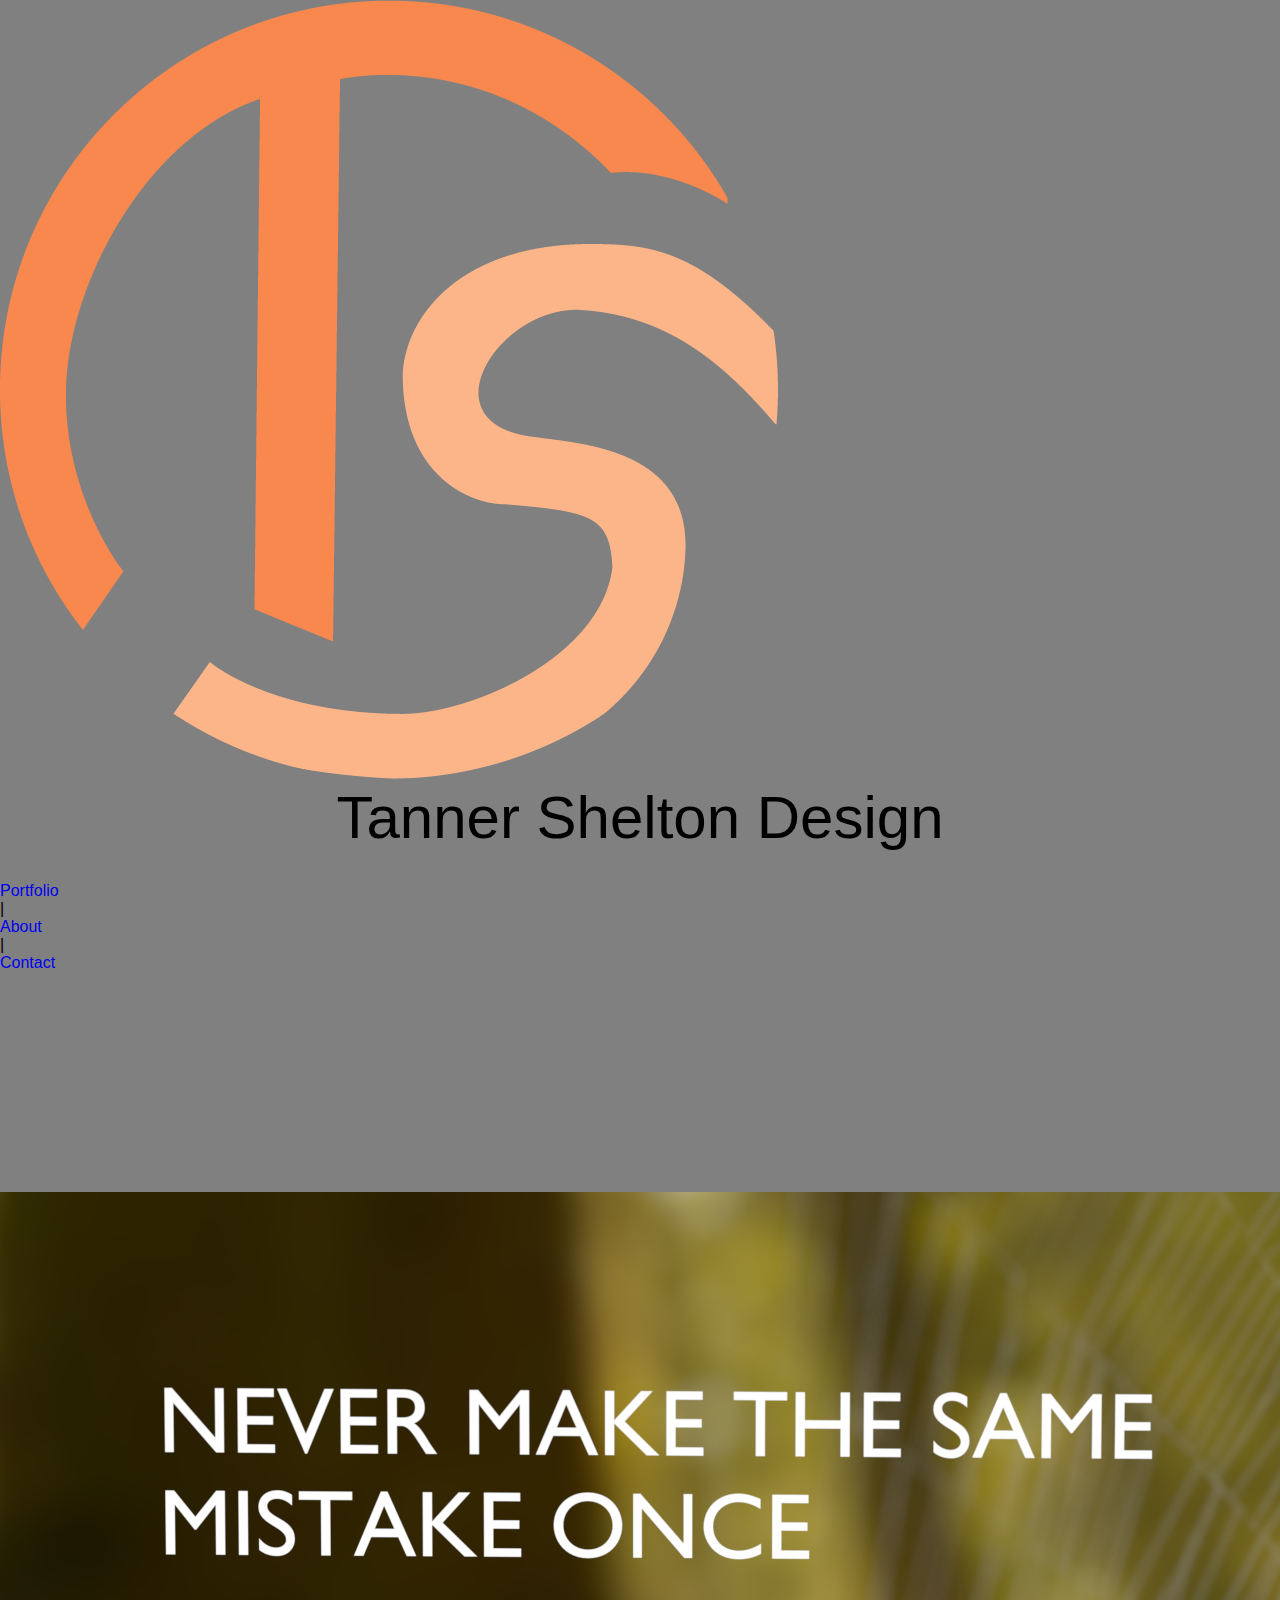
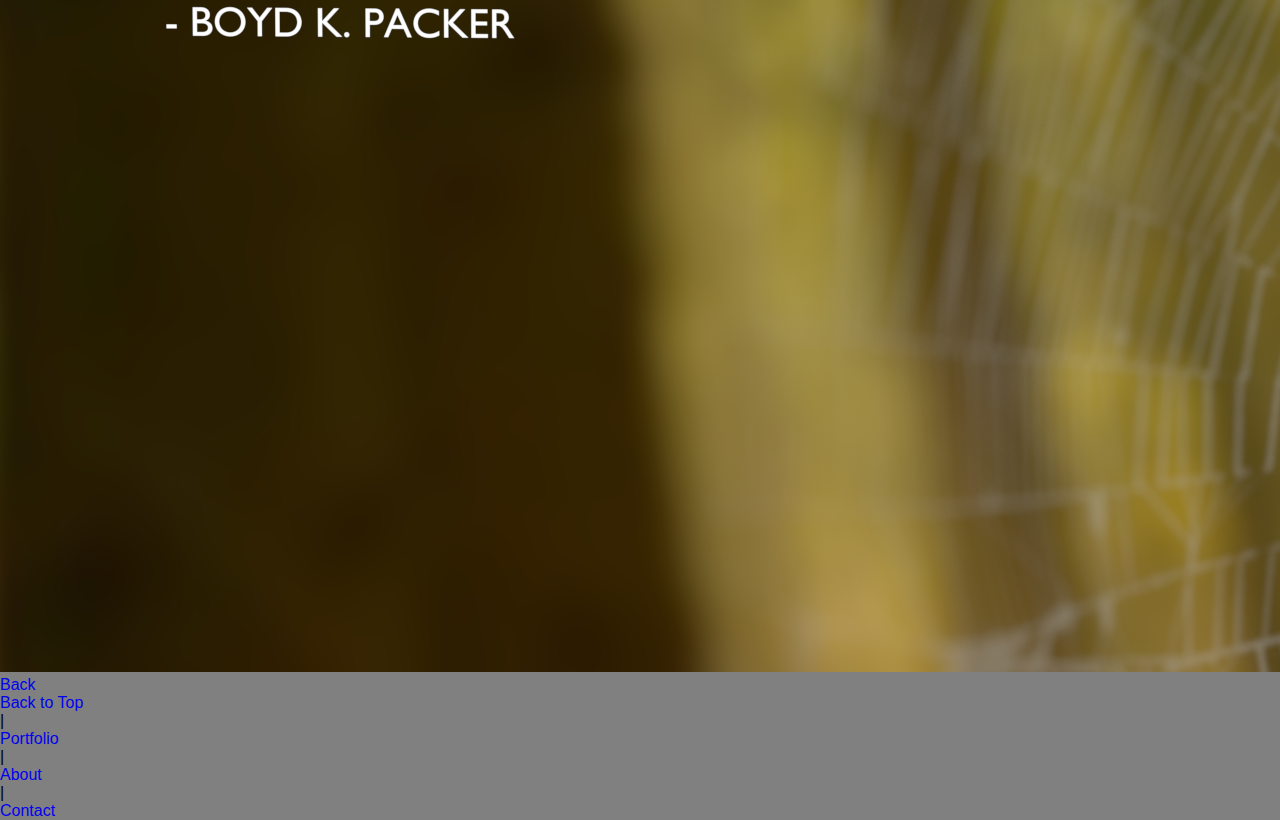
<file: photogallery/full/1.html>
<!DOCTYPE html>
<html>
<head>
<meta charset="UTF-8">
<title>Tanner Shelton Design | My Portfolio</title>
<link rel="stylesheet" type="text/css" href="../../maintheme.css">
</head>

<body>
<div id="wrap">

<header>
	<a id="logolink" href="main.html"><img class="logo" src="../../tsdlogo.png" alt="TSDesign Logo"></a>
	<p class="header">Tanner Shelton Design</p>
</header>

<nav>
	<div id="triangle-left">
	</div>
	<div id="triangle-right">
	</div>
	<div id="nav">
	<ul class="nav">
		<li class="nav"><a href="../../main.html">Portfolio</a></li><p class="nav">|</p>
		<li class="nav"><a href="../../about.html">About</a></li><p class="nav">|</p>
		<li class="nav"><a href="../../contact.html">Contact</a></li>
	</ul>
</nav>

<div id="empty">
</div>

<div id="fullsize">

<a href="1.png"><img class="fullsize" src="1.png"></a>

</div>

<div id="subheaderhighlight">
<a class="fullsize" href="../../main.html">Back</a>
</div>

<footer>
	<ul class="footer">
		<li class="footer"><a href="#top">Back to Top</a></li><p class="nav">|</p>
		<li class="footer"><a href="../../main.html">Portfolio</a></li><p class="nav">|</p>
		<li class="footer"><a href="../../about.html">About</a></li><p class="nav">|</p>
		<li class="footer"><a href="../../contact.html">Contact</a></li>
	</ul>
</footer>

</div>
</body>

</html>
</file>
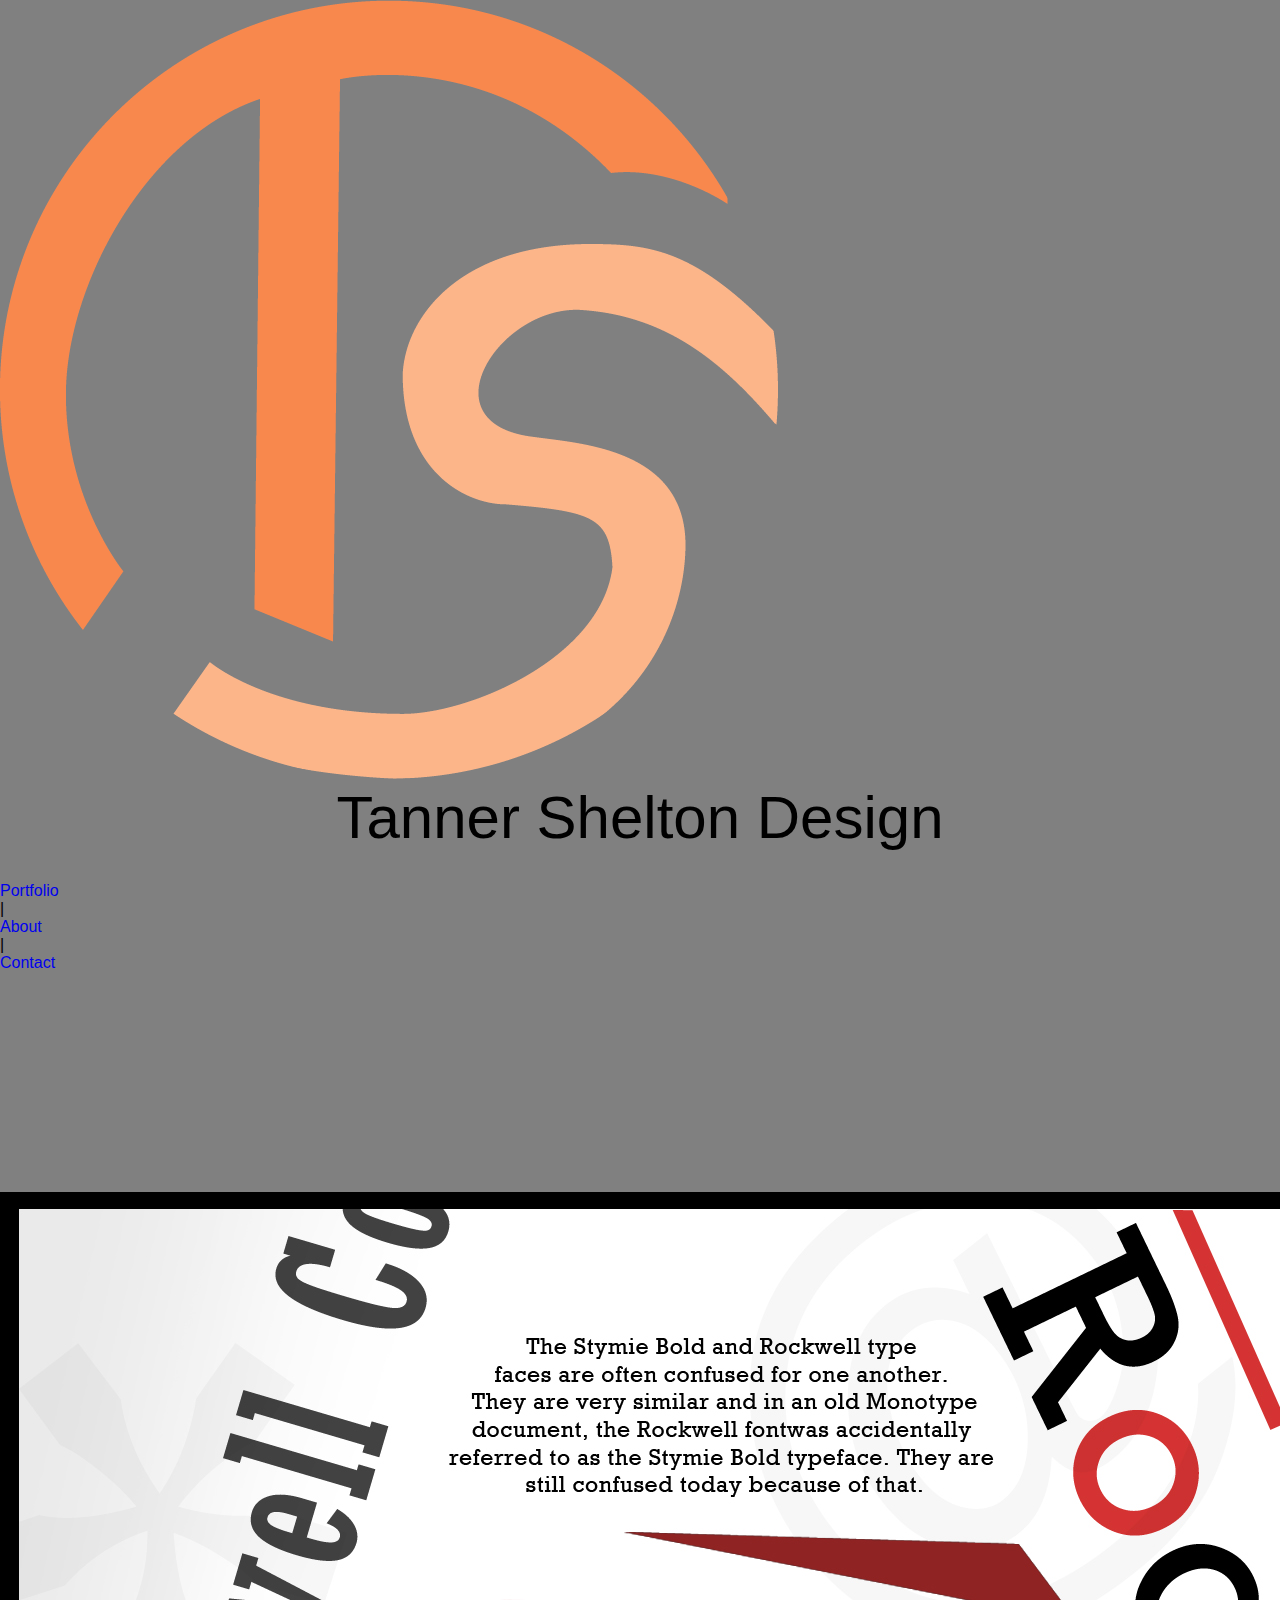
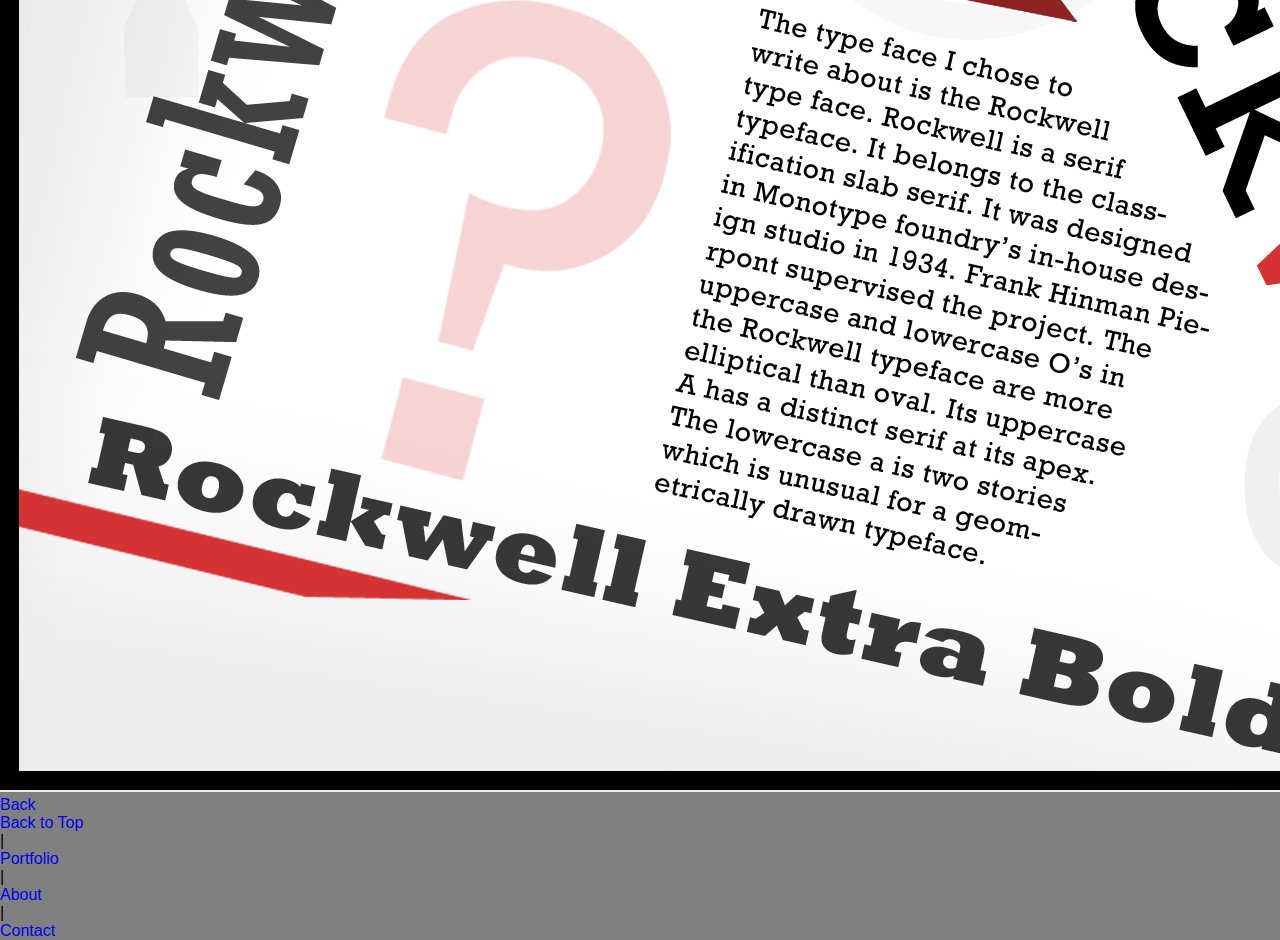
<file: photogallery/full/1d.html>
<!DOCTYPE html>
<html>
<head>
<meta charset="UTF-8">
<title>Tanner Shelton Design | My Portfolio</title>
<link rel="stylesheet" type="text/css" href="../../maintheme.css">
</head>

<body>
<div id="wrap">

<header>
	<a id="logolink" href="main.html"><img class="logo" src="../../tsdlogo.png" alt="TSDesign Logo"></a>
	<p class="header">Tanner Shelton Design</p>
</header>

<nav>
	<div id="triangle-left">
	</div>
	<div id="triangle-right">
	</div>
	<div id="nav">
	<ul class="nav">
		<li class="nav"><a href="../../main.html">Portfolio</a></li><p class="nav">|</p>
		<li class="nav"><a href="../../about.html">About</a></li><p class="nav">|</p>
		<li class="nav"><a href="../../contact.html">Contact</a></li>
	</ul>
</nav>

<div id="empty">
</div>

<div id="fullsize">

<a href="1d.jpg"><img class="fullsize" src="1d.jpg"></a>

</div>

<div id="subheaderhighlight">
<a class="fullsize" href="../../main.html">Back</a>
</div>

<footer>
	<ul class="footer">
		<li class="footer"><a href="#top">Back to Top</a></li><p class="nav">|</p>
		<li class="footer"><a href="../../main.html">Portfolio</a></li><p class="nav">|</p>
		<li class="footer"><a href="../../about.html">About</a></li><p class="nav">|</p>
		<li class="footer"><a href="../../contact.html">Contact</a></li>
	</ul>
</footer>

</div>
</body>

</html>
</file>
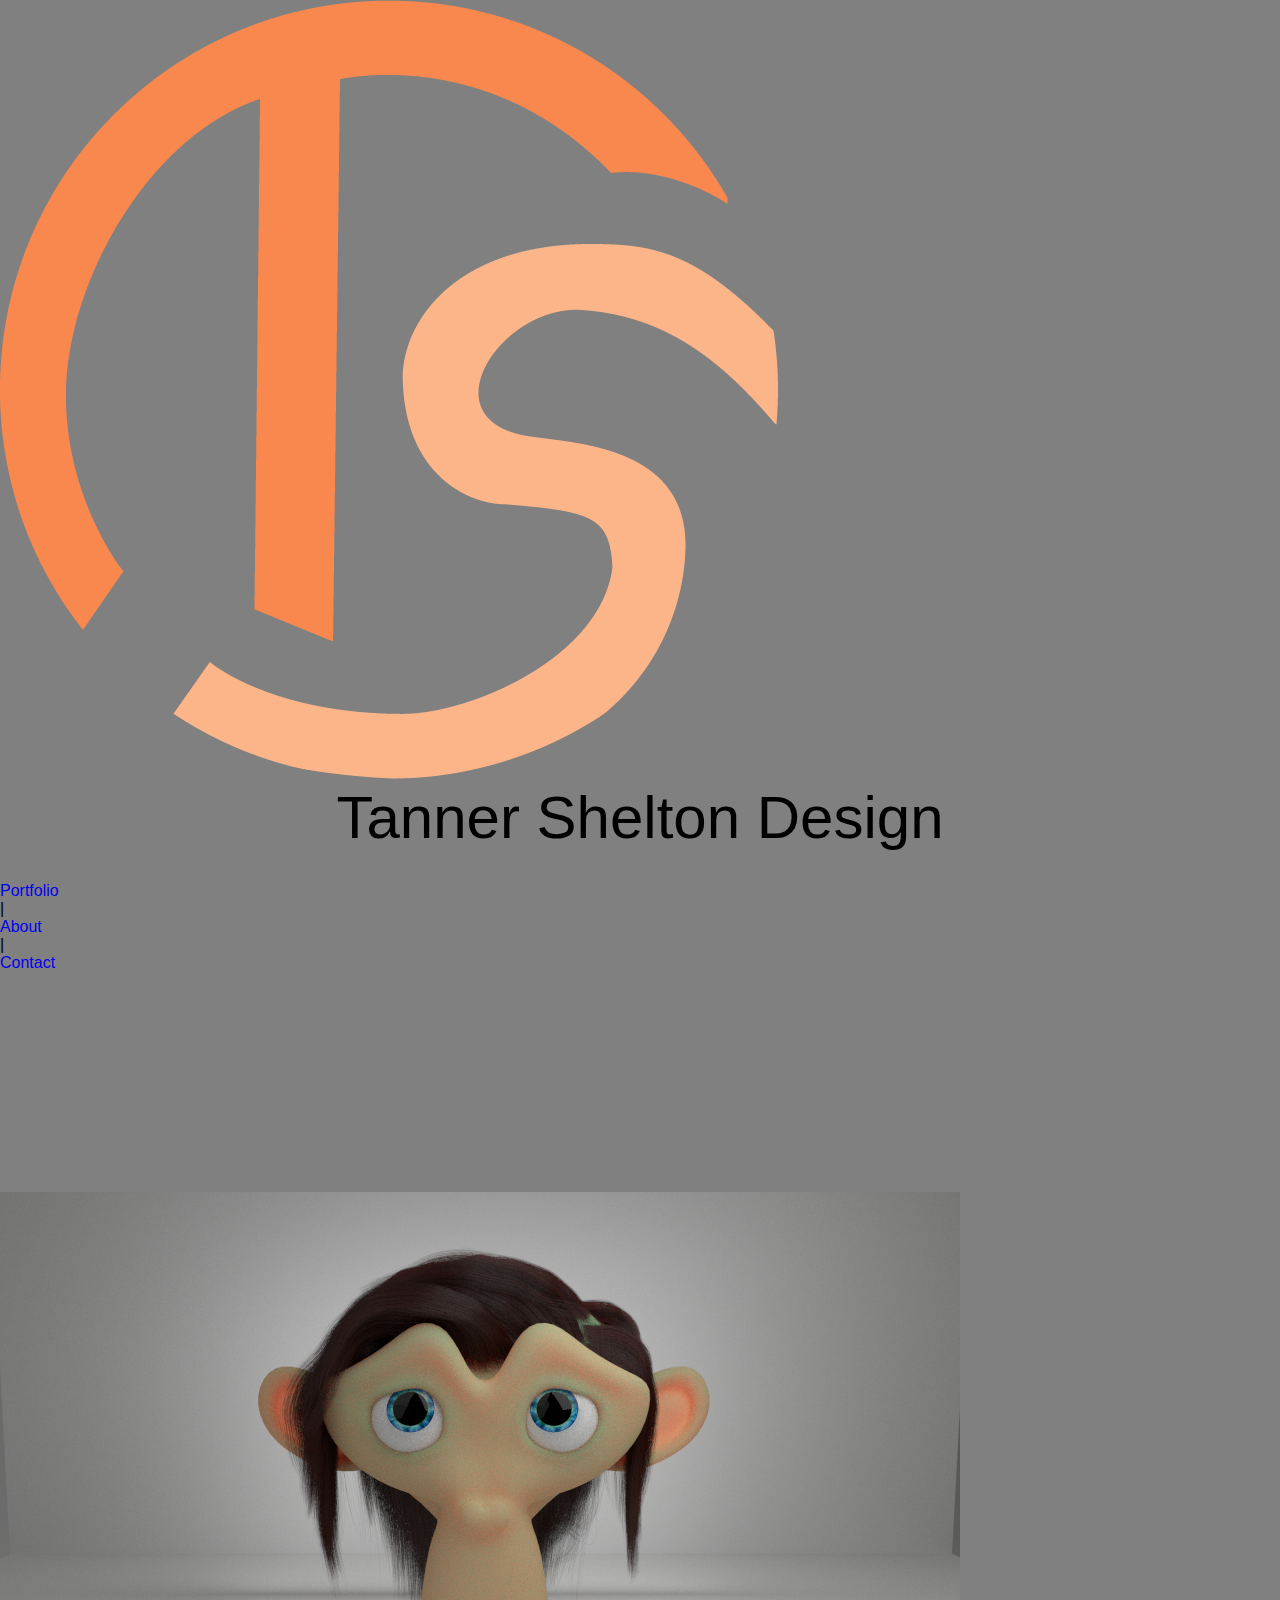
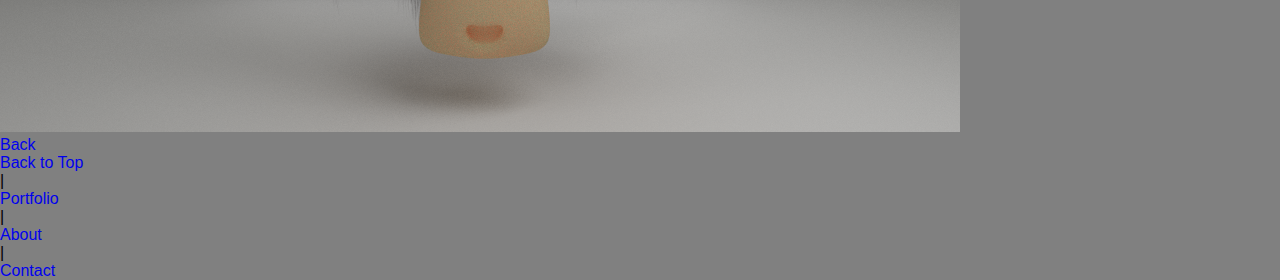
<file: photogallery/full/2.html>
<!DOCTYPE html>
<html>
<head>
<meta charset="UTF-8">
<title>Tanner Shelton Design | My Portfolio</title>
<link rel="stylesheet" type="text/css" href="../../maintheme.css">
</head>

<body>
<div id="wrap">

<header>
	<a id="logolink" href="main.html"><img class="logo" src="../../tsdlogo.png" alt="TSDesign Logo"></a>
	<p class="header">Tanner Shelton Design</p>
</header>

<nav>
	<div id="triangle-left">
	</div>
	<div id="triangle-right">
	</div>
	<div id="nav">
	<ul class="nav">
		<li class="nav"><a href="../../main.html">Portfolio</a></li><p class="nav">|</p>
		<li class="nav"><a href="../../about.html">About</a></li><p class="nav">|</p>
		<li class="nav"><a href="../../contact.html">Contact</a></li>
	</ul>
</nav>

<div id="empty">
</div>

<div id="fullsize">

<a href="2.png"><img class="fullsize" src="2.png"></a>

</div>

<div id="subheaderhighlight">
<a class="fullsize" href="../../main.html">Back</a>
</div>

<footer>
	<ul class="footer">
		<li class="footer"><a href="#top">Back to Top</a></li><p class="nav">|</p>
		<li class="footer"><a href="../../main.html">Portfolio</a></li><p class="nav">|</p>
		<li class="footer"><a href="../../about.html">About</a></li><p class="nav">|</p>
		<li class="footer"><a href="../../contact.html">Contact</a></li>
	</ul>
</footer>

</div>
</body>

</html>
</file>
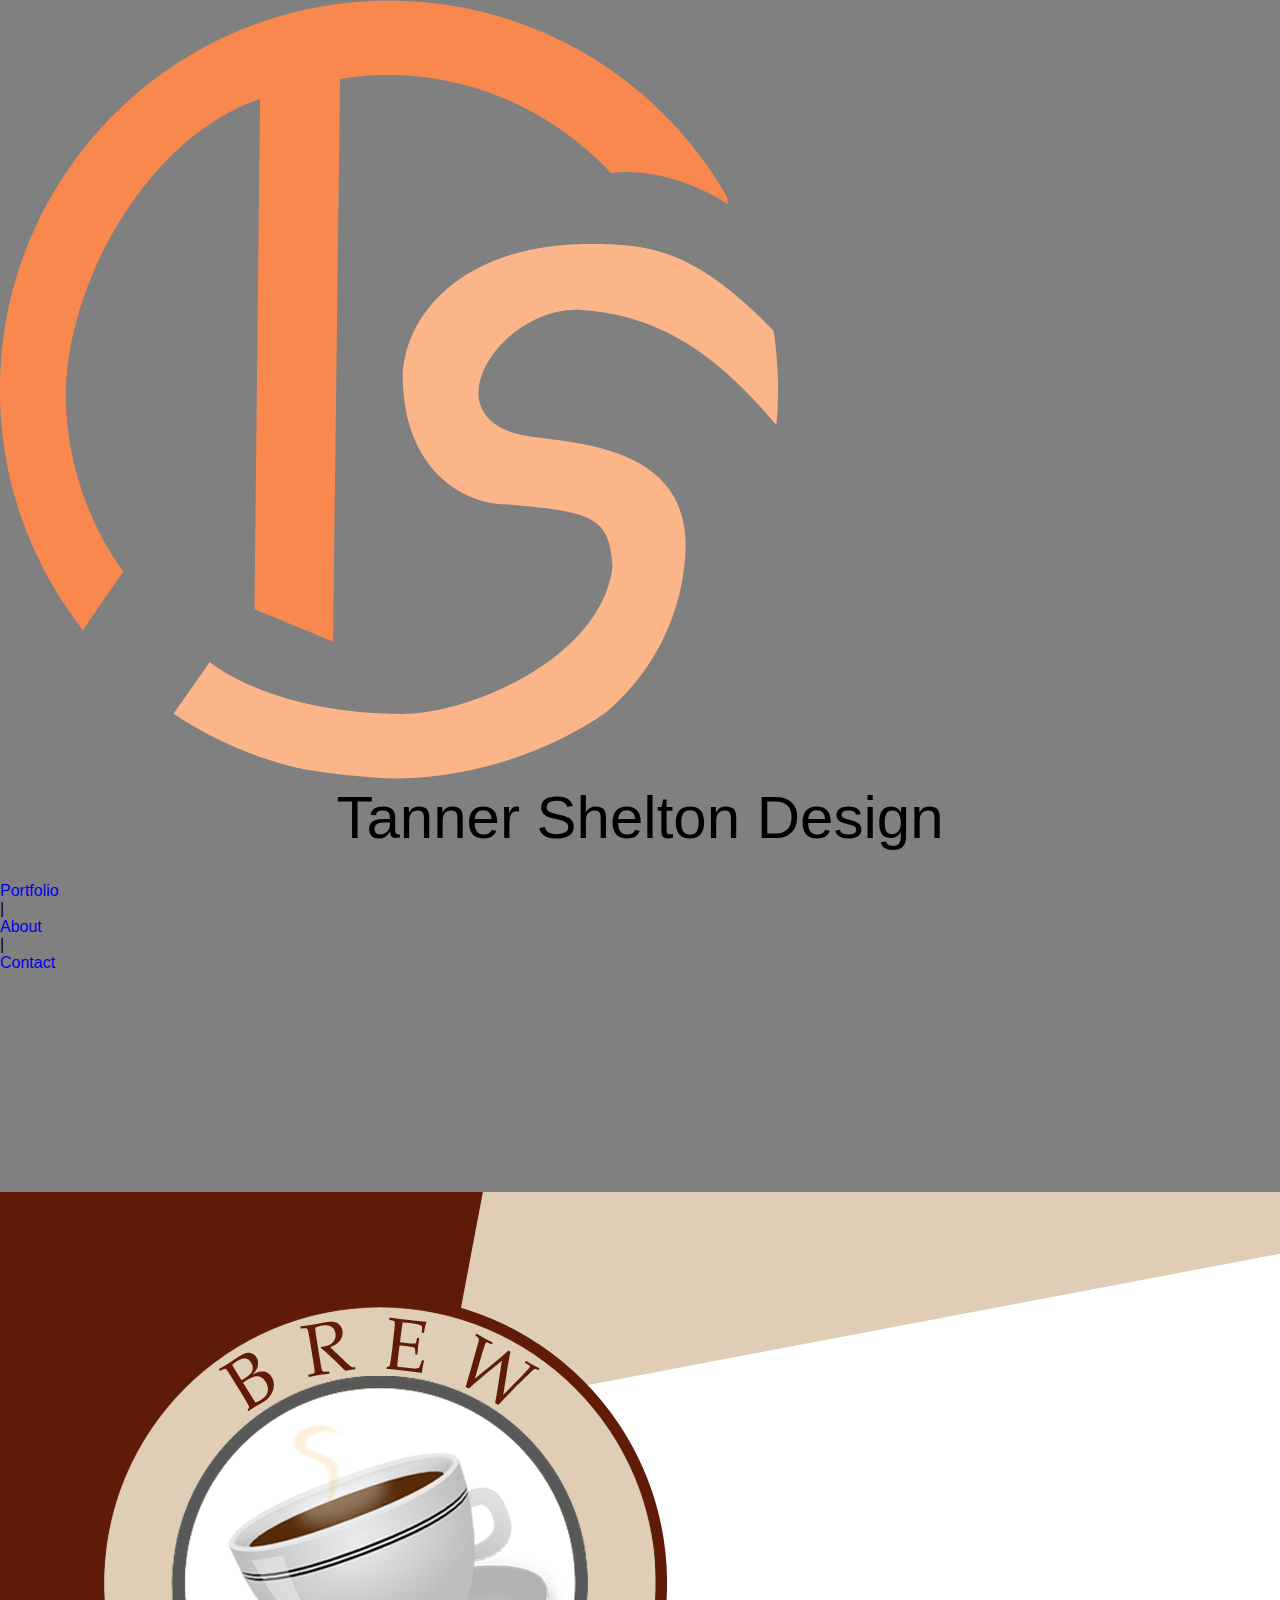
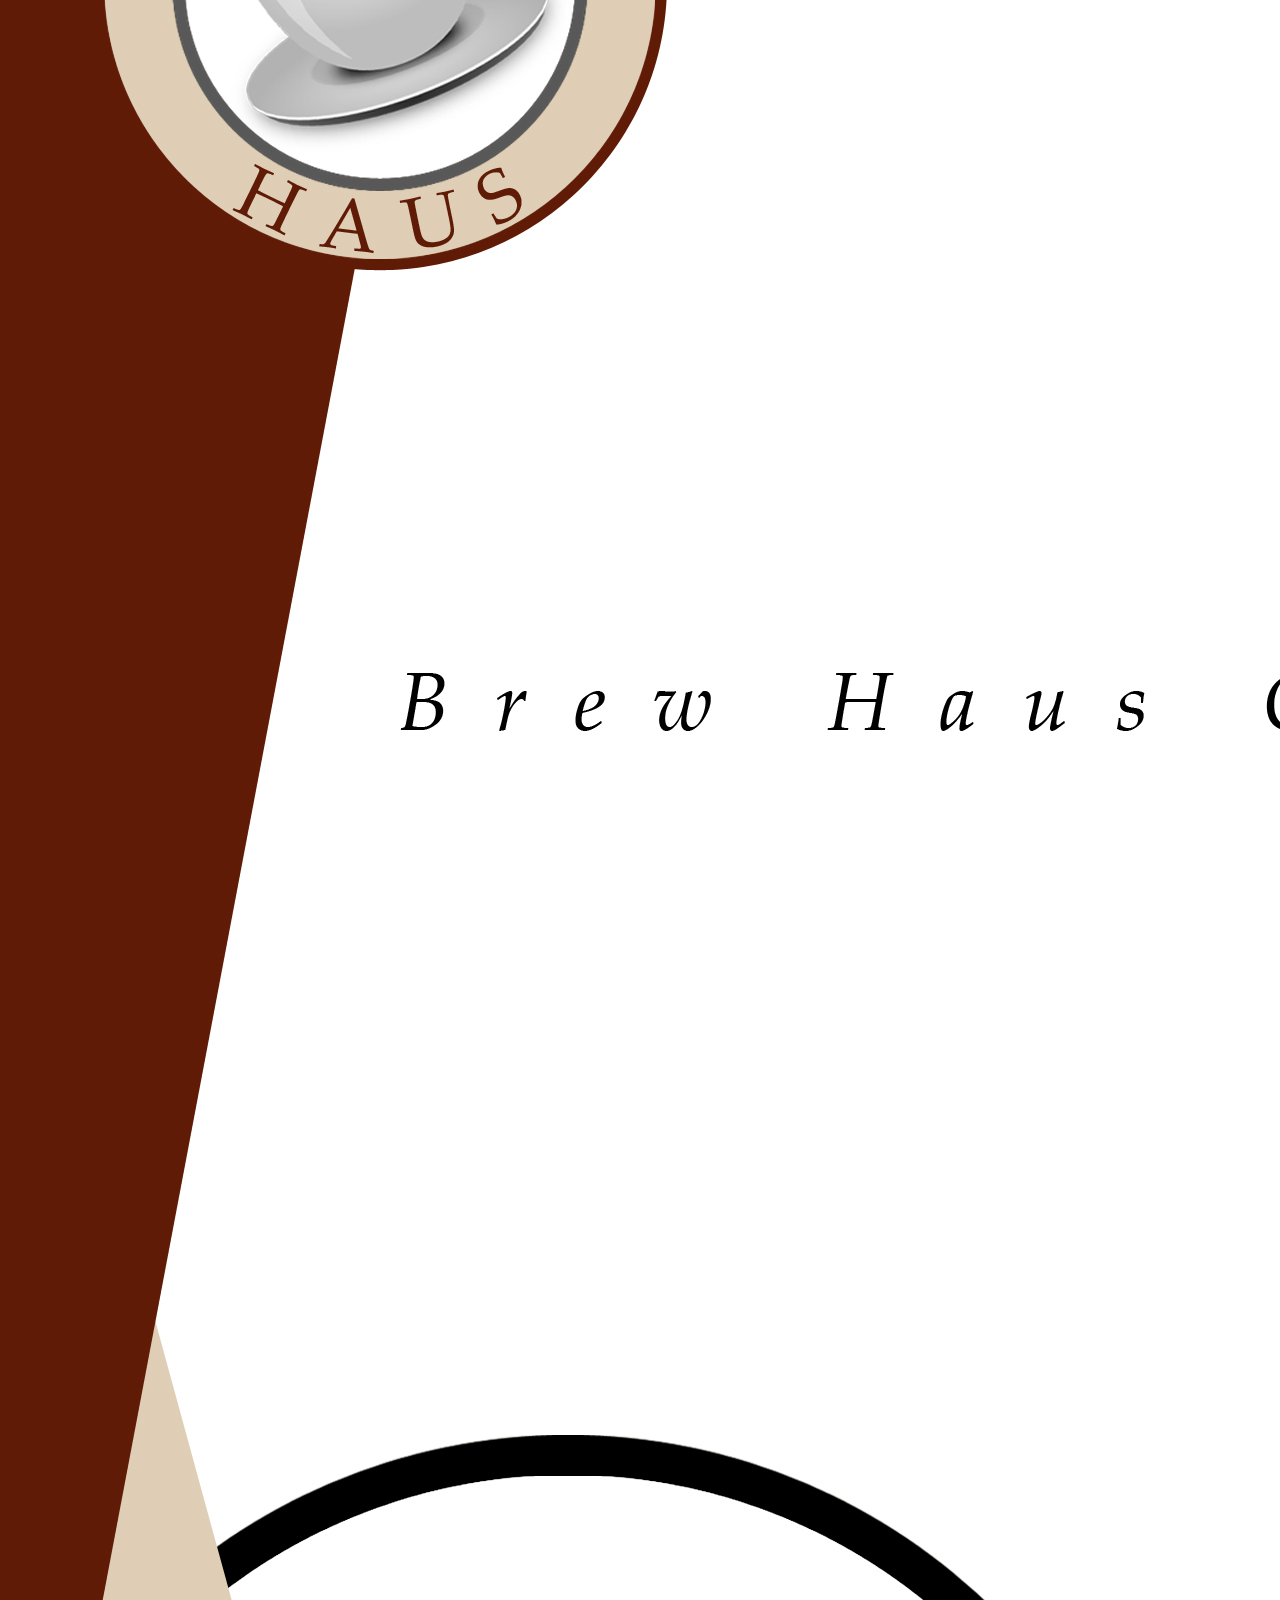
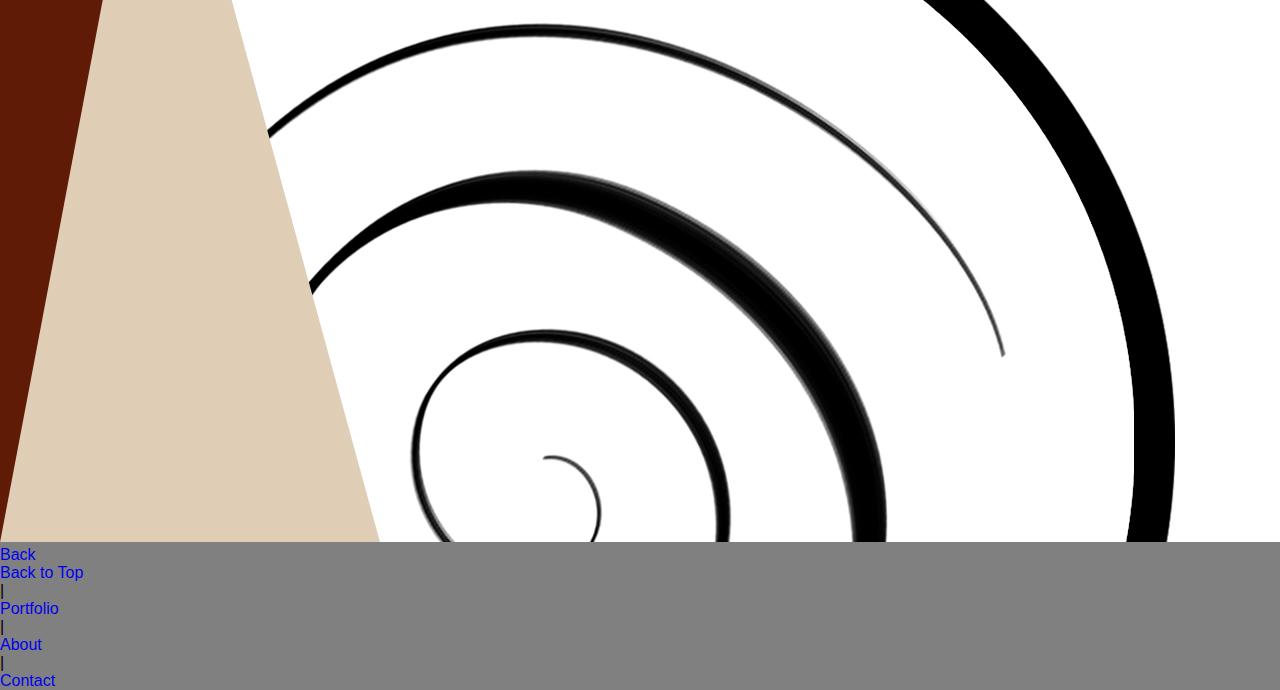
<file: photogallery/full/2d.html>
<!DOCTYPE html>
<html>
<head>
<meta charset="UTF-8">
<title>Tanner Shelton Design | My Portfolio</title>
<link rel="stylesheet" type="text/css" href="../../maintheme.css">
</head>

<body>
<div id="wrap">

<header>
	<a id="logolink" href="main.html"><img class="logo" src="../../tsdlogo.png" alt="TSDesign Logo"></a>
	<p class="header">Tanner Shelton Design</p>
</header>

<nav>
	<div id="triangle-left">
	</div>
	<div id="triangle-right">
	</div>
	<div id="nav">
	<ul class="nav">
		<li class="nav"><a href="../../main.html">Portfolio</a></li><p class="nav">|</p>
		<li class="nav"><a href="../../about.html">About</a></li><p class="nav">|</p>
		<li class="nav"><a href="../../contact.html">Contact</a></li>
	</ul>
</nav>

<div id="empty">
</div>

<div id="fullsize">

<a href="2d.jpg"><img class="fullsize" src="2d.jpg"></a>

</div>

<div id="subheaderhighlight">
<a class="fullsize" href="../../main.html">Back</a>
</div>

<footer>
	<ul class="footer">
		<li class="footer"><a href="#top">Back to Top</a></li><p class="nav">|</p>
		<li class="footer"><a href="../../main.html">Portfolio</a></li><p class="nav">|</p>
		<li class="footer"><a href="../../about.html">About</a></li><p class="nav">|</p>
		<li class="footer"><a href="../../contact.html">Contact</a></li>
	</ul>
</footer>

</div>
</body>

</html>
</file>
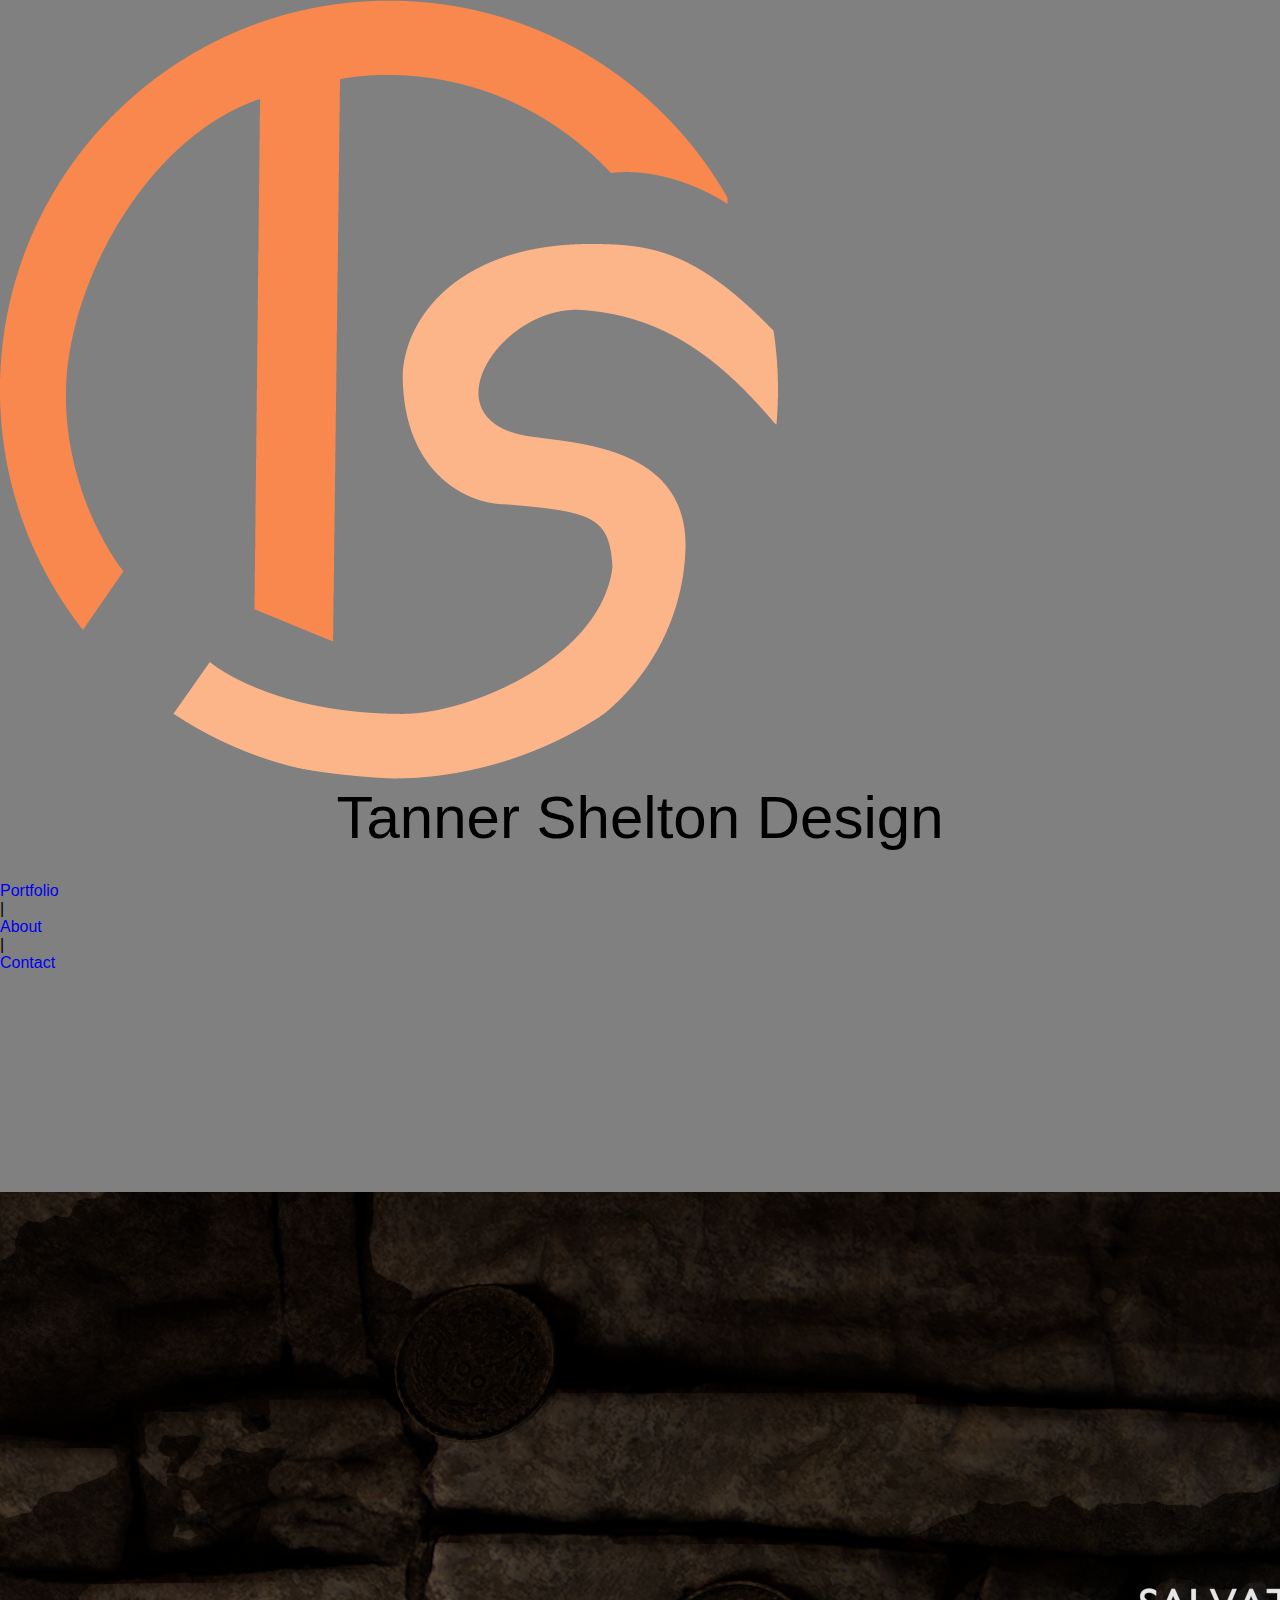
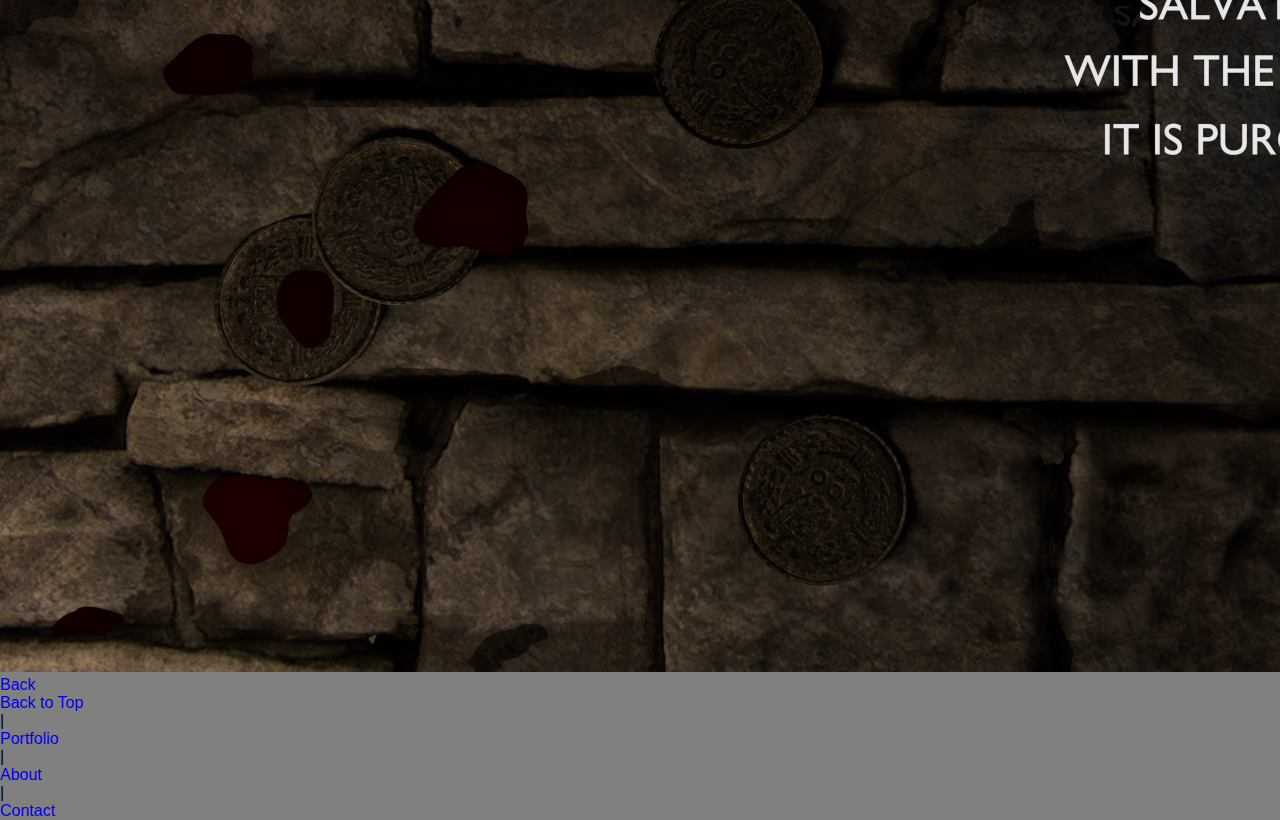
<file: photogallery/full/3.html>
<!DOCTYPE html>
<html>
<head>
<meta charset="UTF-8">
<title>Tanner Shelton Design | My Portfolio</title>
<link rel="stylesheet" type="text/css" href="../../maintheme.css">
</head>

<body>
<div id="wrap">

<header>
	<a id="logolink" href="main.html"><img class="logo" src="../../tsdlogo.png" alt="TSDesign Logo"></a>
	<p class="header">Tanner Shelton Design</p>
</header>

<nav>
	<div id="triangle-left">
	</div>
	<div id="triangle-right">
	</div>
	<div id="nav">
	<ul class="nav">
		<li class="nav"><a href="../../main.html">Portfolio</a></li><p class="nav">|</p>
		<li class="nav"><a href="../../about.html">About</a></li><p class="nav">|</p>
		<li class="nav"><a href="../../contact.html">Contact</a></li>
	</ul>
</nav>

<div id="empty">
</div>

<div id="fullsize">

<a href="3.png"><img class="fullsize" src="3.png"></a>

</div>

<div id="subheaderhighlight">
<a class="fullsize" href="../../main.html">Back</a>
</div>

<footer>
	<ul class="footer">
		<li class="footer"><a href="#top">Back to Top</a></li><p class="nav">|</p>
		<li class="footer"><a href="../../main.html">Portfolio</a></li><p class="nav">|</p>
		<li class="footer"><a href="../../about.html">About</a></li><p class="nav">|</p>
		<li class="footer"><a href="../../contact.html">Contact</a></li>
	</ul>
</footer>

</div>
</body>

</html>
</file>
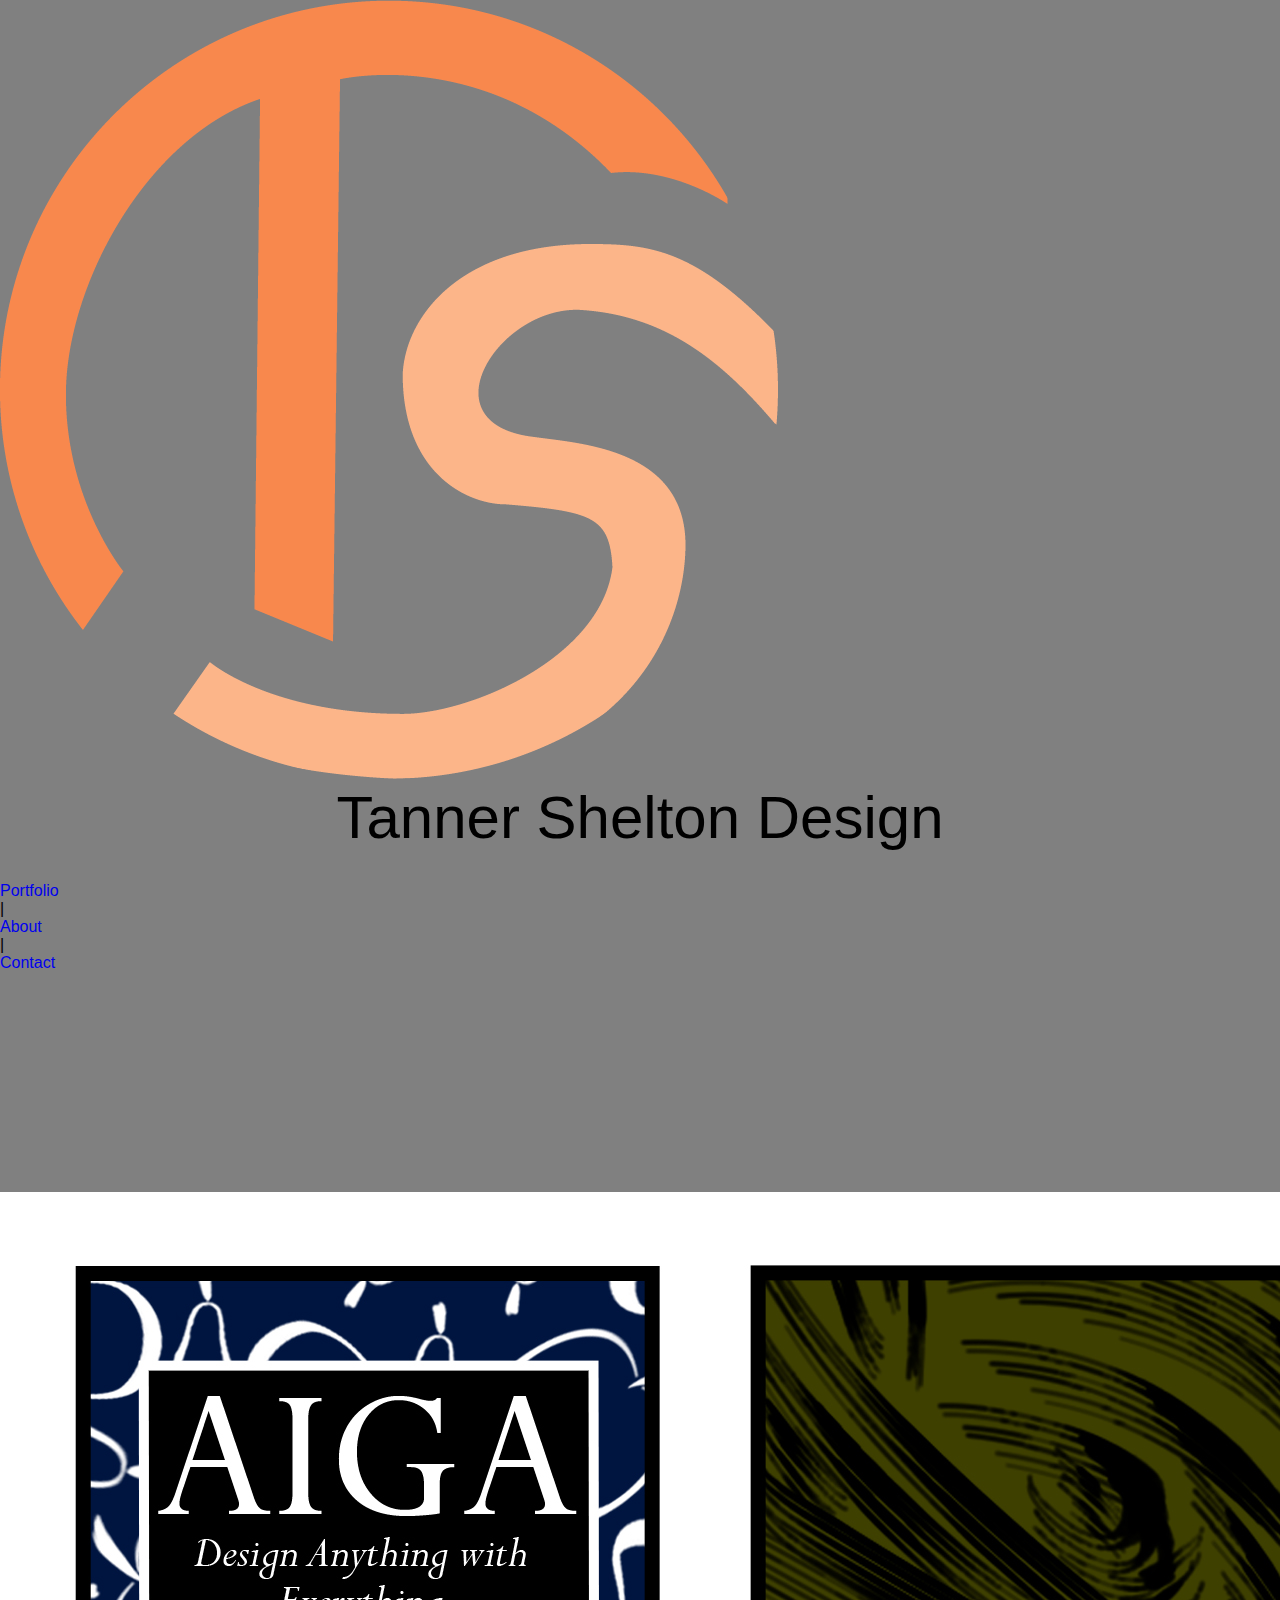
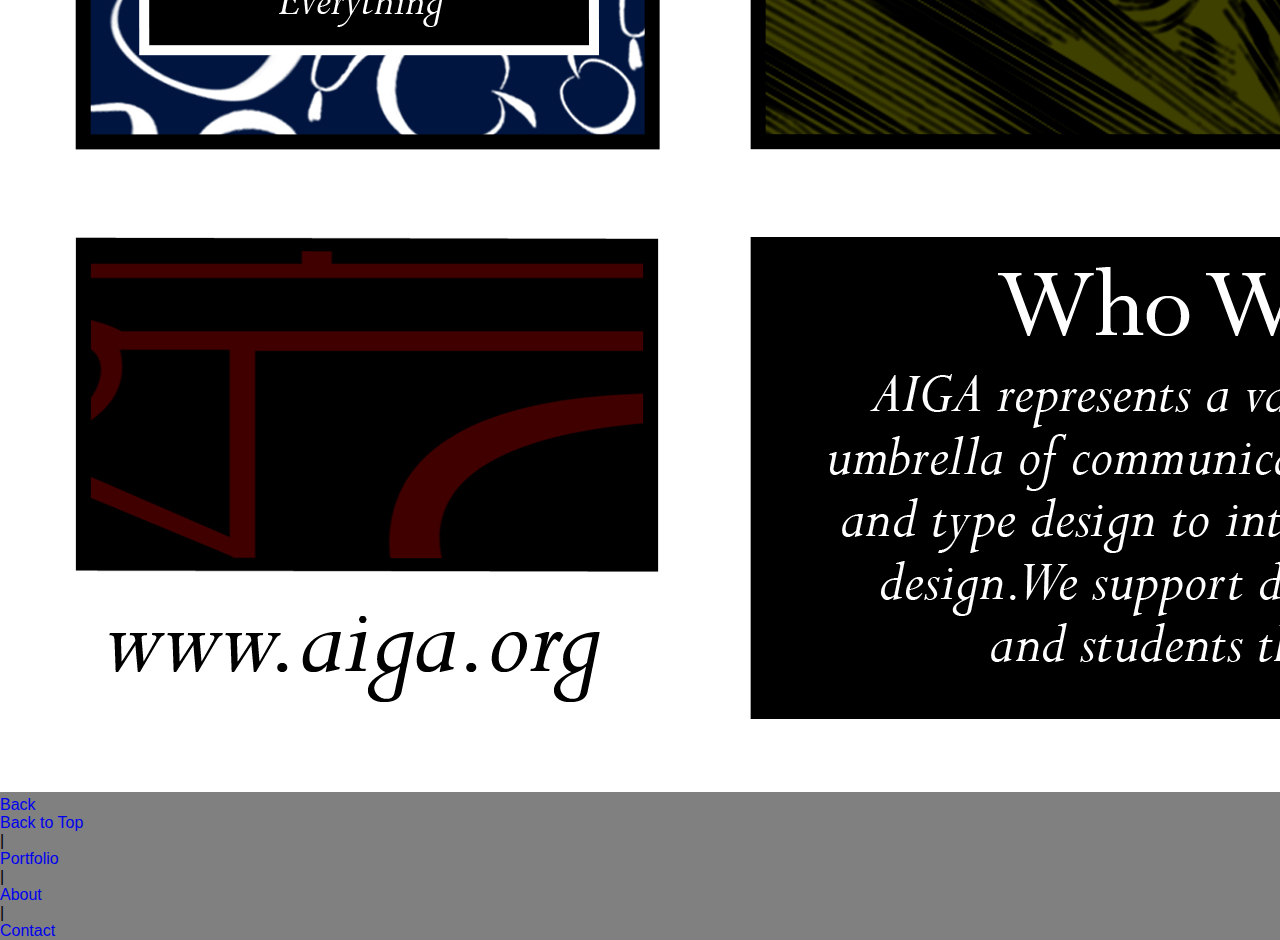
<file: photogallery/full/5d.html>
<!DOCTYPE html>
<html>
<head>
<meta charset="UTF-8">
<title>Tanner Shelton Design | My Portfolio</title>
<link rel="stylesheet" type="text/css" href="../../maintheme.css">
</head>

<body>
<div id="wrap">

<header>
	<a id="logolink" href="main.html"><img class="logo" src="../../tsdlogo.png" alt="TSDesign Logo"></a>
	<p class="header">Tanner Shelton Design</p>
</header>

<nav>
	<div id="triangle-left">
	</div>
	<div id="triangle-right">
	</div>
	<div id="nav">
	<ul class="nav">
		<li class="nav"><a href="../../main.html">Portfolio</a></li><p class="nav">|</p>
		<li class="nav"><a href="../../about.html">About</a></li><p class="nav">|</p>
		<li class="nav"><a href="../../contact.html">Contact</a></li>
	</ul>
</nav>

<div id="empty">
</div>

<div id="fullsize">

<a href="5d.jpg"><img class="fullsize" src="5d.jpg"></a>

</div>

<div id="subheaderhighlight">
<a class="fullsize" href="../../main.html">Back</a>
</div>

<footer>
	<ul class="footer">
		<li class="footer"><a href="#top">Back to Top</a></li><p class="nav">|</p>
		<li class="footer"><a href="../../main.html">Portfolio</a></li><p class="nav">|</p>
		<li class="footer"><a href="../../about.html">About</a></li><p class="nav">|</p>
		<li class="footer"><a href="../../contact.html">Contact</a></li>
	</ul>
</footer>

</div>
</body>

</html>
</file>
<file: maintheme.css>
/******************************Preliminary******************************/

*{
   margin:0;
   padding:0;
}

@import url(https://fonts.googleapis.com/css?family=Roboto:400,300,700,100);

body {
	font-family: Roboto, sans-serif;
	-webkit-font-smoothing: antialiased;
	background-color: gray;
}

a {
	text-decoration: none;
}

#viewport {
	min-height: 650px;
	min-width: 1000px;
	background-image: url("render2.png");
	background-size: cover;
	position: absolute;
	top: 20px; bottom: 20px; right: 20px; left: 20px;
	overflow: hidden;
}



/* Header */

#topdiv {
	height: 40%;
	width: 680px;
	min-height: 245px;
}

p.header {
	font-size: 60px;
	text-align: center;
	position: relative;
	top: 60%;
}




/* Navigation Bar */

nav {
	width: 680px;
	height: 40%;
	min-height: 280px;
	padding: 30px 0px 30px 0px;
}

/*@keyframes floating {
    0%   {transform: translate3d(0px, 0px, 0px) rotate(0deg);}
    25%  {transform: translate3d(3px, 6px, 0px) rotate(0deg);}
    50%  {transform: translate3d(6px, 3px, 0px) rotate(0deg);}
    75%  {transform: translate3d(0px, 4px, 0px) rotate(0deg);}
    100% {transform: translate3d(0px, 0px, 0px) rotate(0deg);}
}

@keyframes floating2 {
    0%   {transform: translate3d(0px, 0px, 0px) rotate(0deg);}
    25%  {transform: translate3d(2px, 1px, 0px) rotate(-1deg);}
    50%  {transform: translate3d(1px, 2px, 0px) rotate(0deg);}
    75%  {transform: translate3d(1px, 0px, 0px) rotate(1deg);}
    100% {transform: translate3d(0px, 0px, 0px) rotate(0deg);}
}

@keyframes floating3 {
    0%   {transform: translate3d(0px, 0px, 0px) rotate(0deg);}
    25%  {transform: translate3d(2px, 1px, 0px) rotate(0deg);}
    50%  {transform: translate3d(1px, 2px, 0px) rotate(1deg);}
    75%  {transform: translate3d(0px, 1px, 0px) rotate(0deg);}
    100% {transform: translate3d(0px, 0px, 0px) rotate(0deg);}
}*/

#floating-nav {
	width: 250px;
	height: 50px;
	line-height: 50px;
	position: relative;
	transform: translate3d(0px, 0px, 0px) rotate(0deg);

	background: gray;  /* For browsers that do not support gradients */
    background: rgba(89, 89, 89, 0.2); /* Standard syntax */ 
	/*background-color: rgba(150, 150, 150, 0.5);*/

	border-radius: 30px;
	border: 1px solid rgba(89, 89, 89, 1.0);
	box-shadow: 0 3px 10px #595959;

	margin: 30px auto;
	text-align: center;
	padding: 0px;

	/*animation-name: floating;
    animation-duration: 10s;
    animation-iteration-count: infinite;
    animation-timing-function: linear;
    animation-delay: 0.3s;*/

    transition: background .7s, box-shadow 0.5s, transform 0.5s;
    transition-timing-function: ease;
}

#floating-nav:hover {
	background: rgba(200, 200, 200, 0.2);  /* For browsers that do not support gradients */
    /*background: linear-gradient(rgba(255, 214, 153, 0.9), rgba(255, 153, 0, 0.9)); /* Standard syntax */ 

	transform: translate3d(0px, -5px, 0px) rotate(0deg);

	box-shadow: 0 5px 10px #595959;
	-webkit-animation: 0;
}

#floating-nav2 {
	width: 250px;
	height: 50px;
	line-height: 50px;
	position: relative;

	background: gray;  /* For browsers that do not support gradients */
    background: rgba(240, 240, 240, 0.3); /* Standard syntax */ 
	/*background-color: rgba(150, 150, 150, 0.5);*/

	border-radius: 30px;
	border: 1px solid rgba(50, 50, 50, 1.0);
	box-shadow: 0 3px 10px #595959;

	margin: 30px auto;
	text-align: center;
	padding: 0px;

	/*animation-name: floating2;
    animation-duration: 10s;
    animation-iteration-count: infinite;
    animation-timing-function: linear;
    animation-delay: 0.3s;*/

    transition: all 0.5s;
    transition-timing-function: ease;
}

#floating-nav2:hover {
	background: rgba(240, 240, 240, 0.5);  /* For browsers that do not support gradients */
    /*background: linear-gradient(rgba(255, 214, 153, 0.9), rgba(255, 153, 0, 0.9)); /* Standard syntax */ 

	transform: translate3d(0px, -5px, 0px) rotate(0deg);

	box-shadow: 0 5px 10px #595959;
	-webkit-animation: 0;
}

#floating-nav3 {
	width: 250px;
	height: 50px;
	line-height: 50px;
	position: relative;

	background: gray;  /* For browsers that do not support gradients */
    background: rgba(240, 240, 240, 0.3); /* Standard syntax */ 
	/*background-color: rgba(150, 150, 150, 0.5);*/

	border-radius: 30px;
	border: 1px solid rgba(50, 50, 50, 1.0);
	box-shadow: 0 3px 10px #595959;

	margin: 30px auto;
	text-align: center;
	padding: 0px;

	/*animation-name: floating3;
    animation-duration: 10s;
    animation-iteration-count: infinite;
    animation-timing-function: linear;
    animation-delay: 0.3s;*/

    transition: all 0.5s;
    transition-timing-function: ease;
}

#floating-nav3:hover {
	background: rgba(240, 240, 240, 0.5);  /* For browsers that do not support gradients */
    /*background: linear-gradient(rgba(255, 214, 153, 0.9), rgba(255, 153, 0, 0.9)); /* Standard syntax */ 

	transform: translate3d(0px, -5px, 0px) rotate(0deg);

	box-shadow: 0 5px 10px #595959;
	-webkit-animation: 0;
}

#floating-nav-text {
	font-size: 20px;
	color: black;
}



/* Footer */

#bottomdiv {
	height: 10%;
	width: 100%;
	min-height: 0px;
}
</file>
<file: Demo/css/demo.css>
*, *::after, *::before { -webkit-box-sizing: border-box; box-sizing: border-box; }

body {
	font-family: 'Roboto','Helvetica Neue', Helvetica, 'Segoe UI', Arial, sans-serif;
	color: #463f51;
	background: #222127;
	overflow-x: hidden;
	-webkit-font-smoothing: antialiased;
	-moz-osx-font-smoothing: grayscale;
}

a {
	outline: none;
	color: #694f9b;
	text-decoration: none;
	transition: color 0.2s;
}

a:hover, a:focus {
	color: #fff;
}

.hidden {
	position: absolute;
	overflow: hidden;
	width: 0;
	height: 0;
	pointer-events: none;
}

/* Icons */
.icon {
	display: block;
	width: 1.5em;
	height: 1.5em;
	margin: 0 auto;
	fill: currentColor;
}

/* Loader */
.js .loading::before {
	content: '';
	position: fixed;
	color: #fff;
	top: 0;
	left: 0;
	width: 100%;
	height: 100%;
	background: rgba(206, 209, 223, 0.9);
	z-index: 100;
	text-align: center;
	display: -webkit-flex;
	display: -ms-flexbox;
	display: flex;
}

.js .loading::after {
	content: '';
	position: fixed;
	top: 50%;
	left: 50%;
	width: 54px;
	height: 70px;
	margin: -35px 0 0 -27px;
	pointer-events: none;
	z-index: 10000;
	border: 4px solid #fff;
	-webkit-transition: opacity 0.3s;
	transition: opacity 0.3s;
	-webkit-animation: loaderAnim 0.8s ease-out infinite alternate forwards;
	animation: loaderAnim 0.8s ease-out infinite alternate forwards;
}

@-webkit-keyframes loaderAnim {
	to {
		opacity: 0.3;
		-webkit-transform: translate3d(0,-100px,0);
		transform: translate3d(0,-100px,0);
	}
}

@keyframes loaderAnim {
	to {
		opacity: 0.3;
		-webkit-transform: translate3d(0,-100px,0);
		transform: translate3d(0,-100px,0);
	}
}

/* Header */
.codrops-header {
	align-self: flex-start;
	position: relative;
	display: -webkit-flex;
	display: -ms-flexbox;
	display: flex;
	justify-content: center;
	text-align: center;
	-webkit-flex-direction: column;
	-ms-flex-direction: column;
	flex-direction: column;
	-webkit-flex-wrap: wrap;
	flex-wrap: wrap;
	-webkit-align-items: center;
	-ms-flex-align: center;
	align-items: center;
	width: 100%;
	padding: 3em 1em 4em;
}

.codrops-header__title {
	font-size: 2em;
	margin: 0;
	padding: 0;
	color: #7d5fb5;
}

.codrops-header__tagline {
	margin: 0;
	padding: 0 1em;
}

.codrops-demos {
	margin: 1em 0 0;
}

.codrops-demos a {
	border-bottom: 1px solid;
	display: inline-block;
	padding: 0.2em 0;
	transition: border-color 0.2s, color 0.2s;
}

.codrops-demos a:hover,
.codrops-demos a:focus {
	border-color: transparent;
}

/* Top Navigation Style */
.codrops-links {
	position: relative;
	display: -webkit-flex;
	display: -ms-flexbox;
	display: flex;
	-webkit-justify-content: center;
	-ms-flex-pack: center;
	justify-content: center;
	text-align: center;
	white-space: nowrap;
}

.codrops-links::after {
	position: absolute;
	top: 15%;
	left: 50%;
	width: 1px;
	height: 70%;
	background: currentColor;
	opacity: 0.7;
	content: '';
	-webkit-transform: rotate3d(0, 0, 1, 22.5deg);
	transform: rotate3d(0, 0, 1, 22.5deg);
}

.codrops-icon {
	display: inline-block;
	margin: 0.5em;
	padding: 0.5em;
}

.github-icon {
	fill: #7d5fb5;
	color: #222127;
	position: absolute;
	top: 0;
	border: 0;
	right: 0;
}

.github-corner:hover .octo-arm {
	transform-origin: 130px 106px;
	animation: octocat-wave 560ms ease-in-out;
}

@keyframes octocat-wave {
	0%, 100% { transform: rotate(0); }
	20%, 60% { transform: rotate(-25deg); }
	40%, 80% { transform: rotate(10deg); }
}

@media (max-width:500px) {
	.github-corner:hover .octo-arm {
		animation: none;
	}
	.github-corner .octo-arm {
		animation: octocat-wave 560ms ease-in-out;
	}
}

/* Content */
.content {
	padding: 0 0 4em;
	height: 800px;
	min-height: 100vh;
	display: flex;
	flex-wrap: wrap;
	align-items: center;
	justify-content: center;
	position: relative;
}

.content:not(:first-child) {
	padding: 4em 0;
}

.content--c2 {
	background: #e5f8a3;
}

.content--c3 {
	background: #2e27ad;
}

.content--c4 {
	background: #ffb59c;
}

.content--c5 {
	background: #e0f0f9;
}

.content--c6 {
	background: #232138;
}

.content--c7 {
	background: #99e4a2;
}

/* Related demos */
.content--related {
	height: auto;
	text-align: center;
	font-weight: bold;
	min-height: 0;
	padding-bottom: 10em !important;
	background: #f1ebf0;
}

.content--related > p {
	width: 100%;
}

.media-item {
	display: inline-block;
	padding: 1em;
	vertical-align: top;
	-webkit-transition: color 0.3s;
	transition: color 0.3s;
}

.media-item__img {
	max-width: 100%;
	opacity: 0.3;
	-webkit-transition: opacity 0.3s;
	transition: opacity 0.3s;
}

.media-item:hover .media-item__img,
.media-item:focus .media-item__img {
	opacity: 1;
}

.media-item__title {
	margin: 0;
	padding: 0.5em;
	font-size: 1em;
}

@media screen and (max-width: 55.625em) {
	.content {
		height: auto;
	}
}
</file>
<file: Demo/css/pater.css>
.pater {
	position: absolute;
	left: 0;
	top: 0;
	height: 100%;
	width: 280px;
	text-align: center;
	display: flex;
	color: #fff;
	font-family: 'Avenir Next', Arial, sans-serif;
	font-style: italic;
	font-weight: 600;
	padding: 0 1.5em;
	pointer-events: none;
	z-index: 1000;
}

.loading .pater {
	display: none;
}

.pater-mobile::after,
.pater::after {
	content: 'Sponsored by';
	position: absolute;
	top: 0;
	left: 0;
	padding: 1em;
	font-size: 0.75em;
	color: #33284a;
}

.pater:hover {
	pointer-events: auto;
}

.pater__svg {
	position: absolute;
	top: 0;
	left: 0;
	margin: 0;
	width: 100%;
	height: 100%;
}

.pater__clip {
	pointer-events: auto;
}

.pater__content {
	position: relative;
	z-index: 10;
}

.pater span {
	display: block;
	position: relative;
}

.pater__title,
.pater__more {
	text-align: left;
	width: 100%;
	max-width: 163px;
	transition: opacity 0.3s;
}

.pater:hover .pater__title,
.pater:hover .pater__more {
	opacity: 0;
}

.pater__more {
	text-decoration: underline;
	font-size: 0.85em;
	padding: 1em 0 0;
}

.pater__logo {
	max-width: 60%;
	display: block;
	margin: 2.5em auto 1em;
	transform: translate3d(-38px,0,0);
	transition: transform 0.3s;
}

.pater:hover .pater__logo {
	transform: translate3d(0,0,0);
}

.pater__hover {
	opacity: 0;
	pointer-events: none;
	transform: translate3d(-100px,0,0);
}

.pater__hover div:first-child {
	font-size: 1.5em;
	font-weight: normal;
	padding-bottom: 2em;
	margin-bottom: 1.25em;
	background: url(../img/sponsor/deco.png) no-repeat 50% 100%;
}

.pater__hover div:nth-child(3) {
	font-size: 0.75em;
	padding-top: 100px;
	margin-top: 4em;
	background: url(../img/sponsor/deco2.svg) no-repeat 50% 0%;
}

.pater:hover .pater__hover {
	opacity: 1;
	pointer-events: auto;
	transform: translate3d(0,0,0);
	transition: opacity 0.3s, transform 0.3s;
	transition-delay: 0.3s;
}

.pater__link {
	background: #fff;
	color: #33284a;
	padding: 0.85em 1.5em;
	margin: 0 auto;
	display: block;
	max-width: 180px;
	margin-top: 2em;
	transition: color 0.2s, background 0.2s;
}

.pater__link:hover {
	color: #fff;
	background: #33284a;
	cursor: pointer;
}

.pater-mobile {
	position: fixed;
	background: url(../img/sponsor/bg.jpg) no-repeat 50% 50%;
	background-size: 100% auto;
	bottom: 0;
	left: 0;
	width: 100%;
	padding: 1.75em 0em 0.5em 1em;
	z-index: 10000;
	display: none;
	align-items: center;
}

.pater-mobile::after {
	font-size: 0.65em;
	font-weight: bold;
}

.pater-mobile .pater__logo {
	width: 30%;
	max-width: 150px;
	margin: 0;
	transform: none;
	flex: none;
}

.pater-mobile .pater__title {
	display: block;
	color: #fff;
	font-size: 0.76em;
	padding: 0 0 0 3vw;
	max-width: none;
}

@media screen and (max-width: 55.625em) {
	.pater {
		display: none;
	}
	.pater-mobile {
		display: flex;
	}
}
</file>
<file: Demo/css/component.css>
.tilter {
	display: block;
	position: relative;
	width: 300px;
	height: 415px;
	margin: 1.5em 2.5em;
	color: #fff;
	flex: none;
	perspective: 1000px;
}

.tilter * {
	pointer-events: none;
}

.tilter:hover,
.tilter:focus {
	color: #fff;
	outline: none;
}

/*
.tilter__figure,
.tilter__deco,
.tilter__caption {
	will-change: transform;
}*/

.tilter__figure,
.tilter__image {
	margin: 0;
	width: 100%;
	height: 100%;
	display: block;
}

.tilter__figure > * {
	transform: translateZ(0px); /* Force correct stacking order */
}

.smooth .tilter__figure,
.smooth .tilter__deco--overlay,
.smooth .tilter__deco--lines,
.smooth .tilter__deco--shine div,
.smooth .tilter__caption {
	transition: transform 0.2s ease-out;
}

.tilter__figure {
	position: relative;
}

.tilter__figure::before {
	content: '';
	position: absolute;
	width: 90%;
	height: 90%;
	top: 5%;
	left: 5%;
	box-shadow: 0 30px 20px rgba(35,32,39,0.5);
}

.tilter__deco {
	position: absolute;
	top: 0;
	left: 0;
	width: 100%;
	height: 100%;
	overflow: hidden;
}

.tilter__deco--overlay {
	background-image: linear-gradient(45deg, rgba(226, 60, 99, 0.4), rgba(145, 58, 252, 0.4), rgba(16, 11, 192, 0.4));
}

.tilter__deco--shine div {
	position: absolute;
	width: 200%;
	height: 200%;
	top: -50%;
	left: -50%;
	background-image: linear-gradient(45deg, rgba(0, 0, 0, 0.5) 0%, rgba(255, 255, 255, 0.25) 50%, transparent 100%);
}

.tilter__deco--lines {
	fill: none;
	stroke: #fff;
	stroke-width: 1.5px;
}

.tilter__caption {
	position: absolute;
	bottom: 0;
	width: 100%;
	padding: 4em;
}

.tilter__title {
	margin: 0;
	font-weight: normal;
	font-size: 2.5em;
	font-family: 'Abril Fatface', serif;
	line-height: 1;
}

.tilter__description {
	margin: 1em 0 0 0;
	font-size: 0.85em;
	letter-spacing: 0.15em;
}

/* Individual styles */

/* Example 1 (Default) */
.tilter--1 .tilter__figure::before {
	box-shadow: 0 30px 20px rgba(0,0,0,0.5);
}

/* Example 2 (thicker lines, overlay) */
.tilter--2,
.tilter--2:hover,
.tilter--2:focus {
	color: #2e27ad;
}

.tilter--2 .tilter__deco--overlay {
	background-image: linear-gradient(45deg, rgba(245, 239, 40, 0.6), rgba(164, 22, 169, 0.6));
}

.tilter--2 .tilter__deco--lines {
	stroke: #2e27ad;
	stroke-width: 4px;
}

/* Example 3 (no lines, overlay hard-light) */
.tilter--3 .tilter__deco--overlay {
	background-image: linear-gradient(45deg, rgba(205, 81, 220, 0.6), rgba(41, 94, 230,0.5));
}

.tilter--3 .tilter__caption {
	padding: 2em;
	text-align: right;
	text-shadow: 0.1em 0.8em 1em rgba(0,0,0,0.35);
}

/* Example 4 (caption sliding in) */
.tilter--4 .tilter__deco--overlay {
	background-image: linear-gradient(20deg, rgb(214, 100, 40), rgba(46, 39, 173, 0.58), rgba(53, 74, 165, 0.6));
}

@media screen and (min-width: 30em) {
	.tilter--4 .tilter__deco--lines {
		transform: scale3d(0.8,0.8,1);
		transition: transform 0.4s;
	}
	.tilter--4:hover .tilter__deco--lines {
		transform: scale3d(1,1,1);
	}
	.tilter--4 .tilter__title,
	.tilter--4 .tilter__description {
		transform: translate3d(0,80px,0);
		opacity: 0;
		transition: transform 0.4s, opacity 0.4s;
	}
	.tilter--4:hover .tilter__description {
		transition-delay: 0.1s;
	}
	.tilter--4:hover .tilter__title,
	.tilter--4:hover .tilter__description {
		transform: translate3d(0,0,0);
		opacity: 1;
	}
}

/* Example 5 (line animating) */
.tilter--5 .tilter__deco--lines path {
	stroke-dasharray: 1270;
	stroke-dashoffset: 1270;
	transition: stroke-dashoffset 0.7s;
}

.tilter--5:hover .tilter__deco--lines path {
	stroke-dashoffset: 0;
}

.tilter--5 .tilter__figure::before {
	box-shadow: none;
}

/* Example 6 (different line position) */
.tilter--6,
.tilter--6:hover,
.tilter--6:focus {
	color: #2e27ad;
}

.tilter--6 .tilter__deco--overlay {
	background-image: linear-gradient(45deg, rgba(46, 39, 173, 0.2), rgba(255, 186, 59, 0.58));
}

.tilter--6 .tilter__deco--lines {
	stroke: #2e27ad;
	stroke-width: 6px;
	top: -50px;
	left: -50px;
}

.tilter--6 .tilter__caption {
	padding: 0 4em 5.5em 1em;
}

.tilter--6 .tilter__figure::before {
	box-shadow: none;
}

/* Example 7 (different line) */
.tilter--7 .tilter__deco--overlay {
	background-image: linear-gradient(45deg, rgba(93, 203, 106, 0.48), rgba(59, 239, 255, 0.58));
}

.tilter--7 .tilter__deco--lines {
	stroke-width: 20px;
	transform: scale3d(0.9,0.9,1);
	opacity: 0;
	transition: transform 0.3s, opacity 0.3s;
}

.tilter--7:hover .tilter__deco--lines {
	opacity: 1;
	transform: scale3d(1,1,1);
}

.tilter--7 .tilter__figure::before {
	box-shadow: none;
}

/* Example 8 (different line) */
.tilter--8 {
	perspective: none;
}

.tilter--8 .tilter__figure {
	transform-style: flat;
}

.tilter--8 .tilter__deco--lines {
	stroke: #9255ae;
	stroke-width: 6px;
	mix-blend-mode: color-burn;
}

.tilter--8 .tilter__caption {
	color: #9255ae;
	mix-blend-mode: color-burn;
}

.tilter--8 .tilter__figure::before {
	box-shadow: none;
}
</file>
